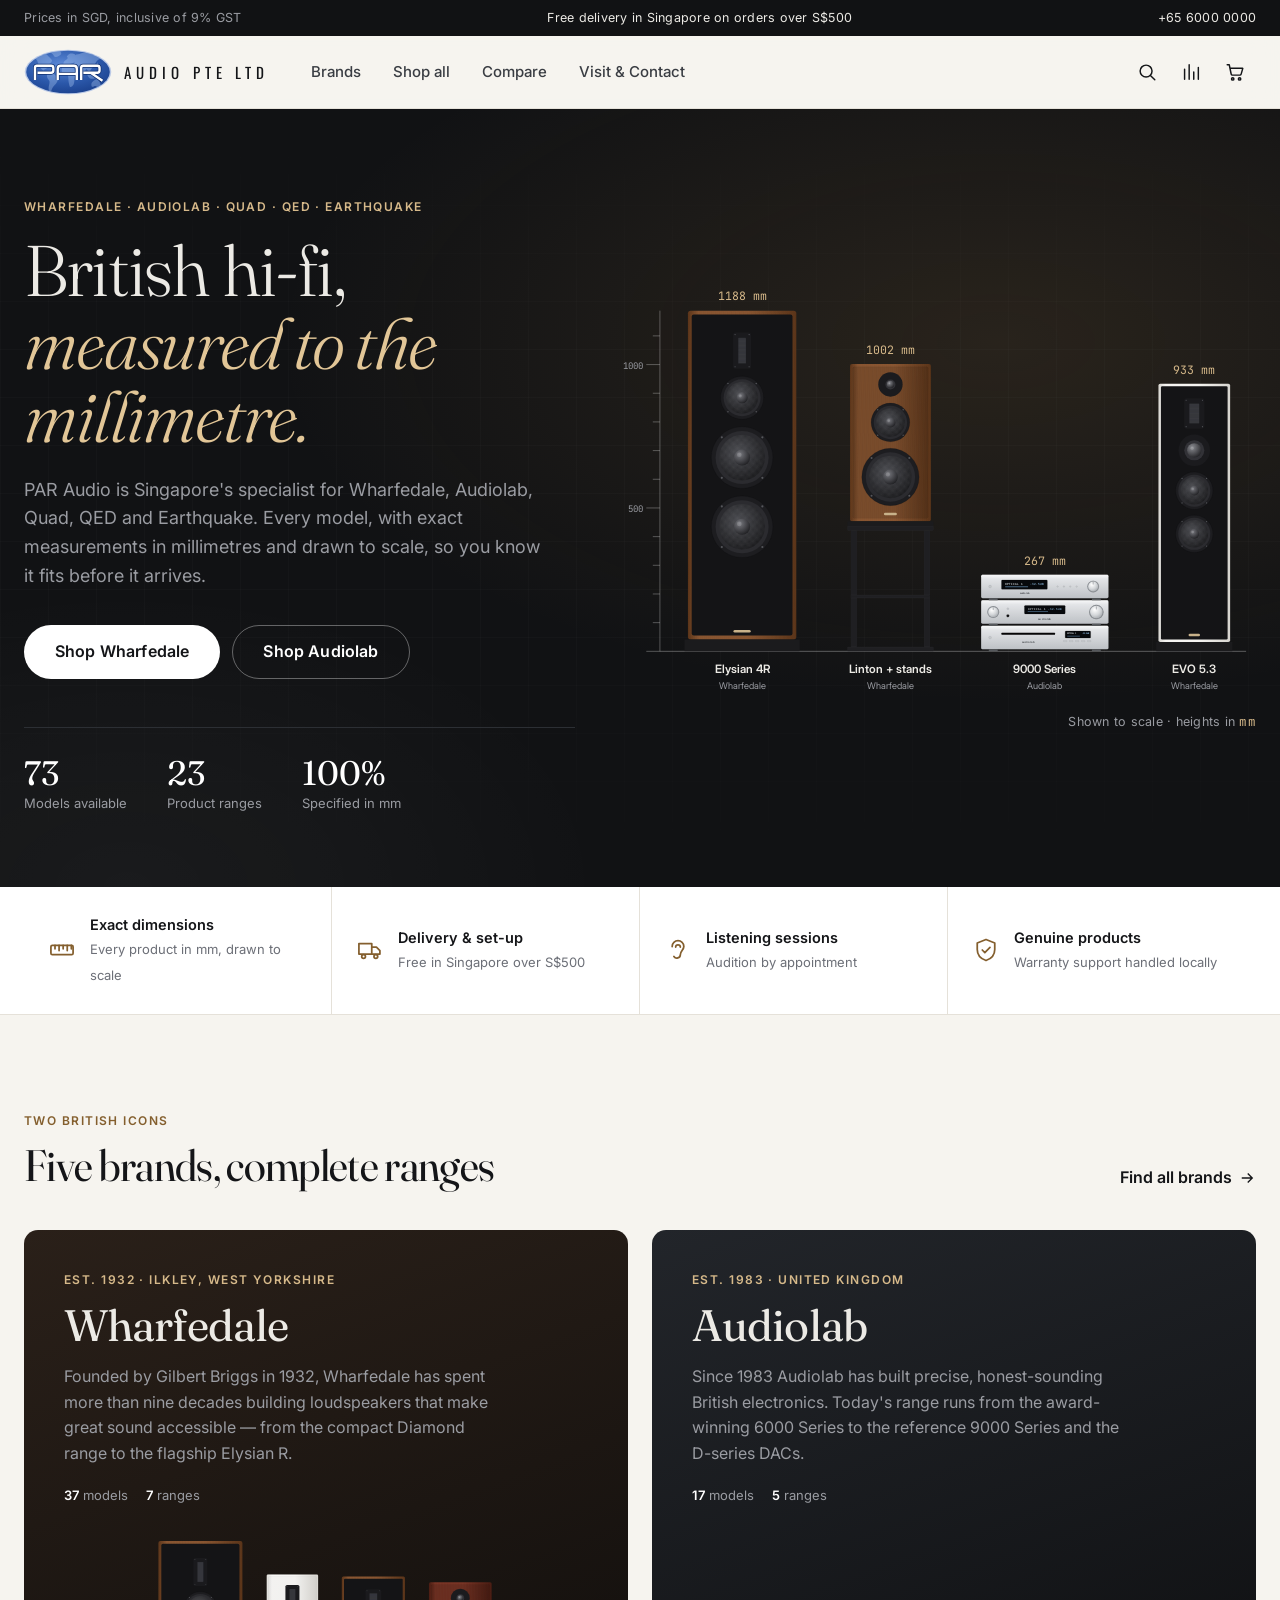
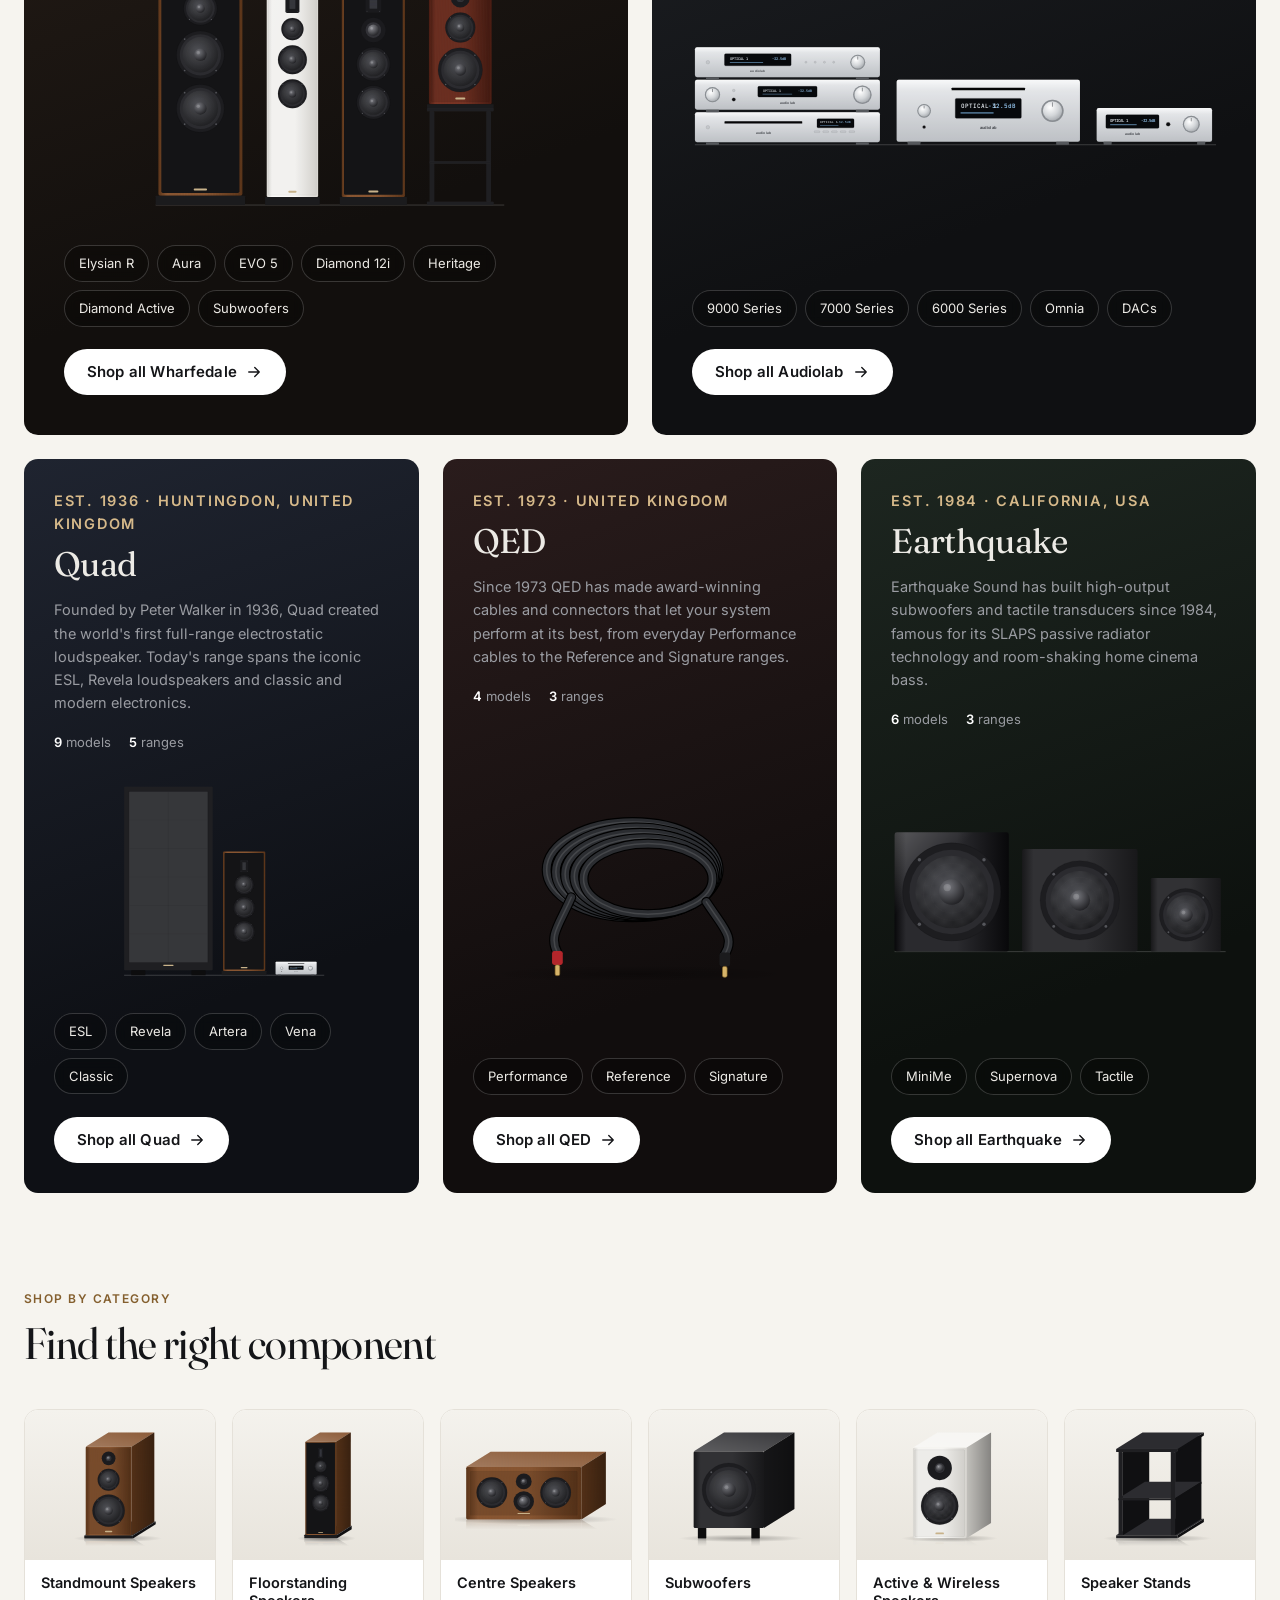
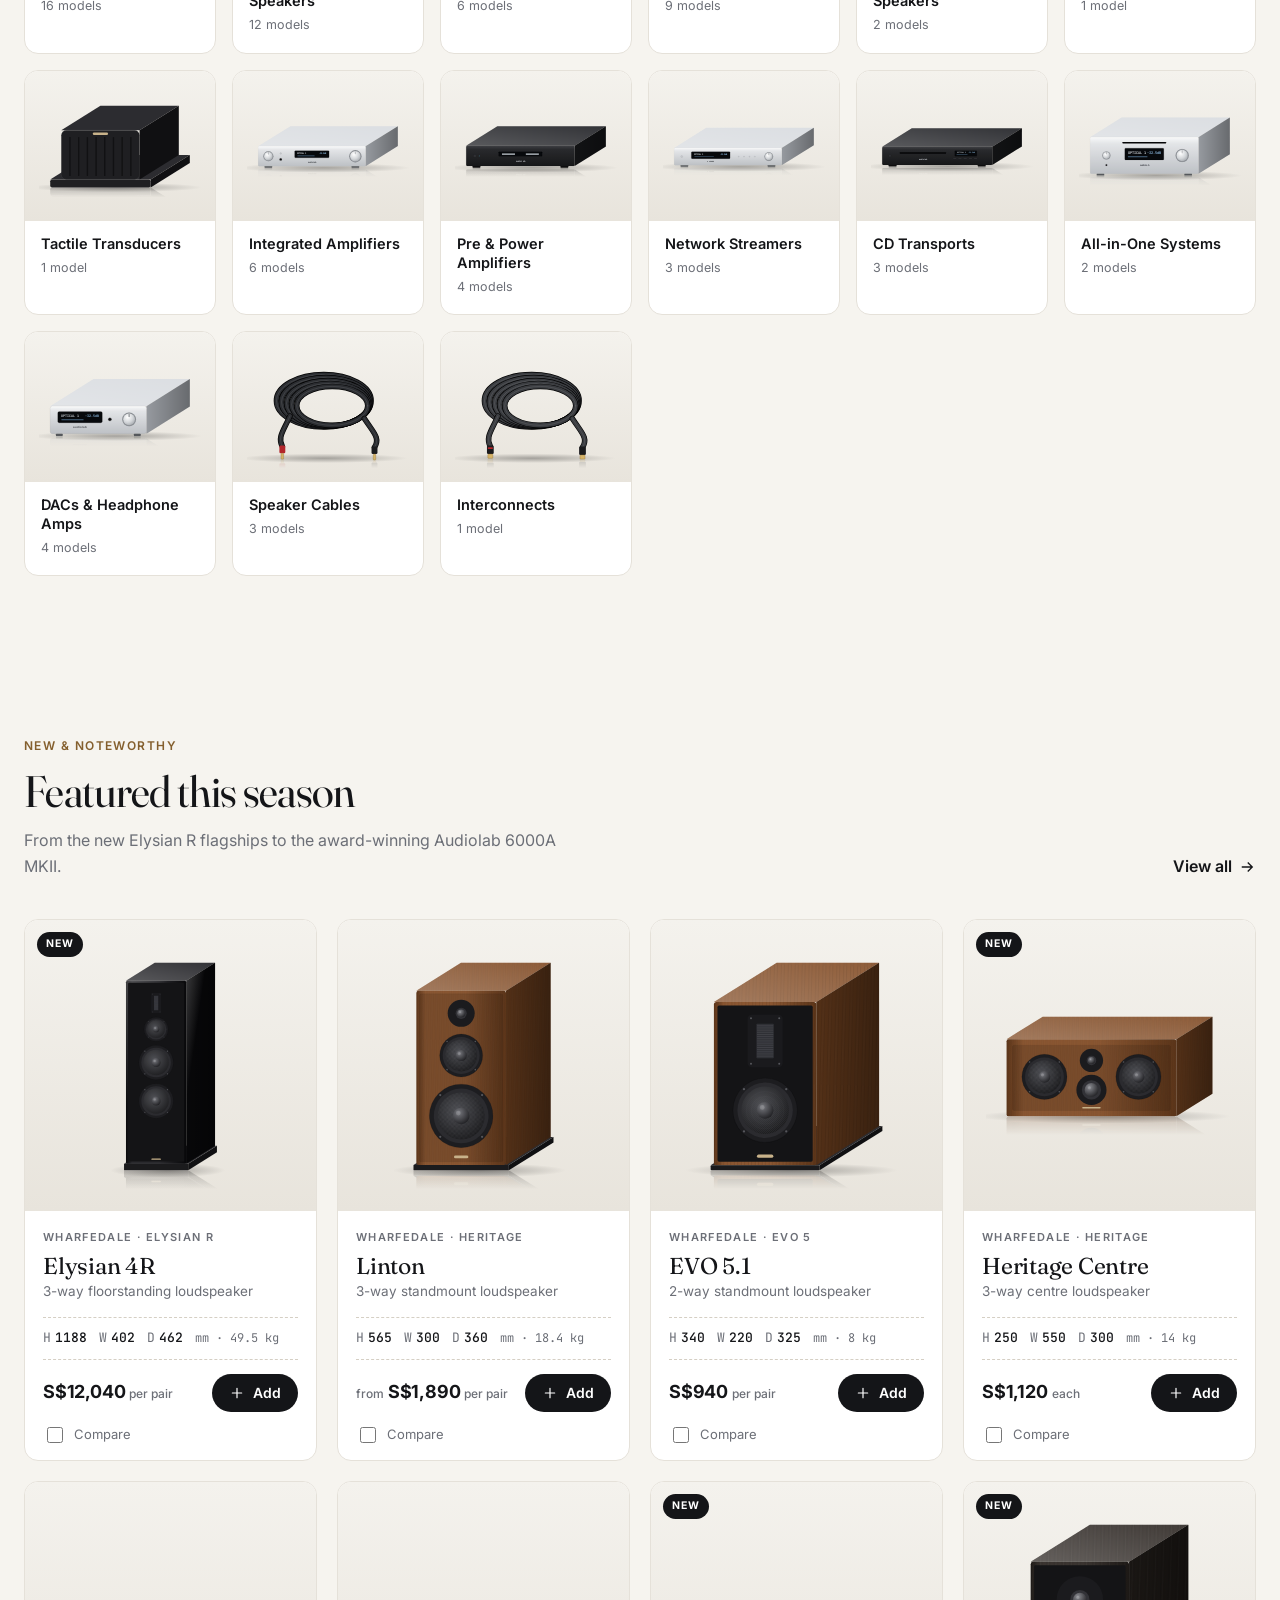
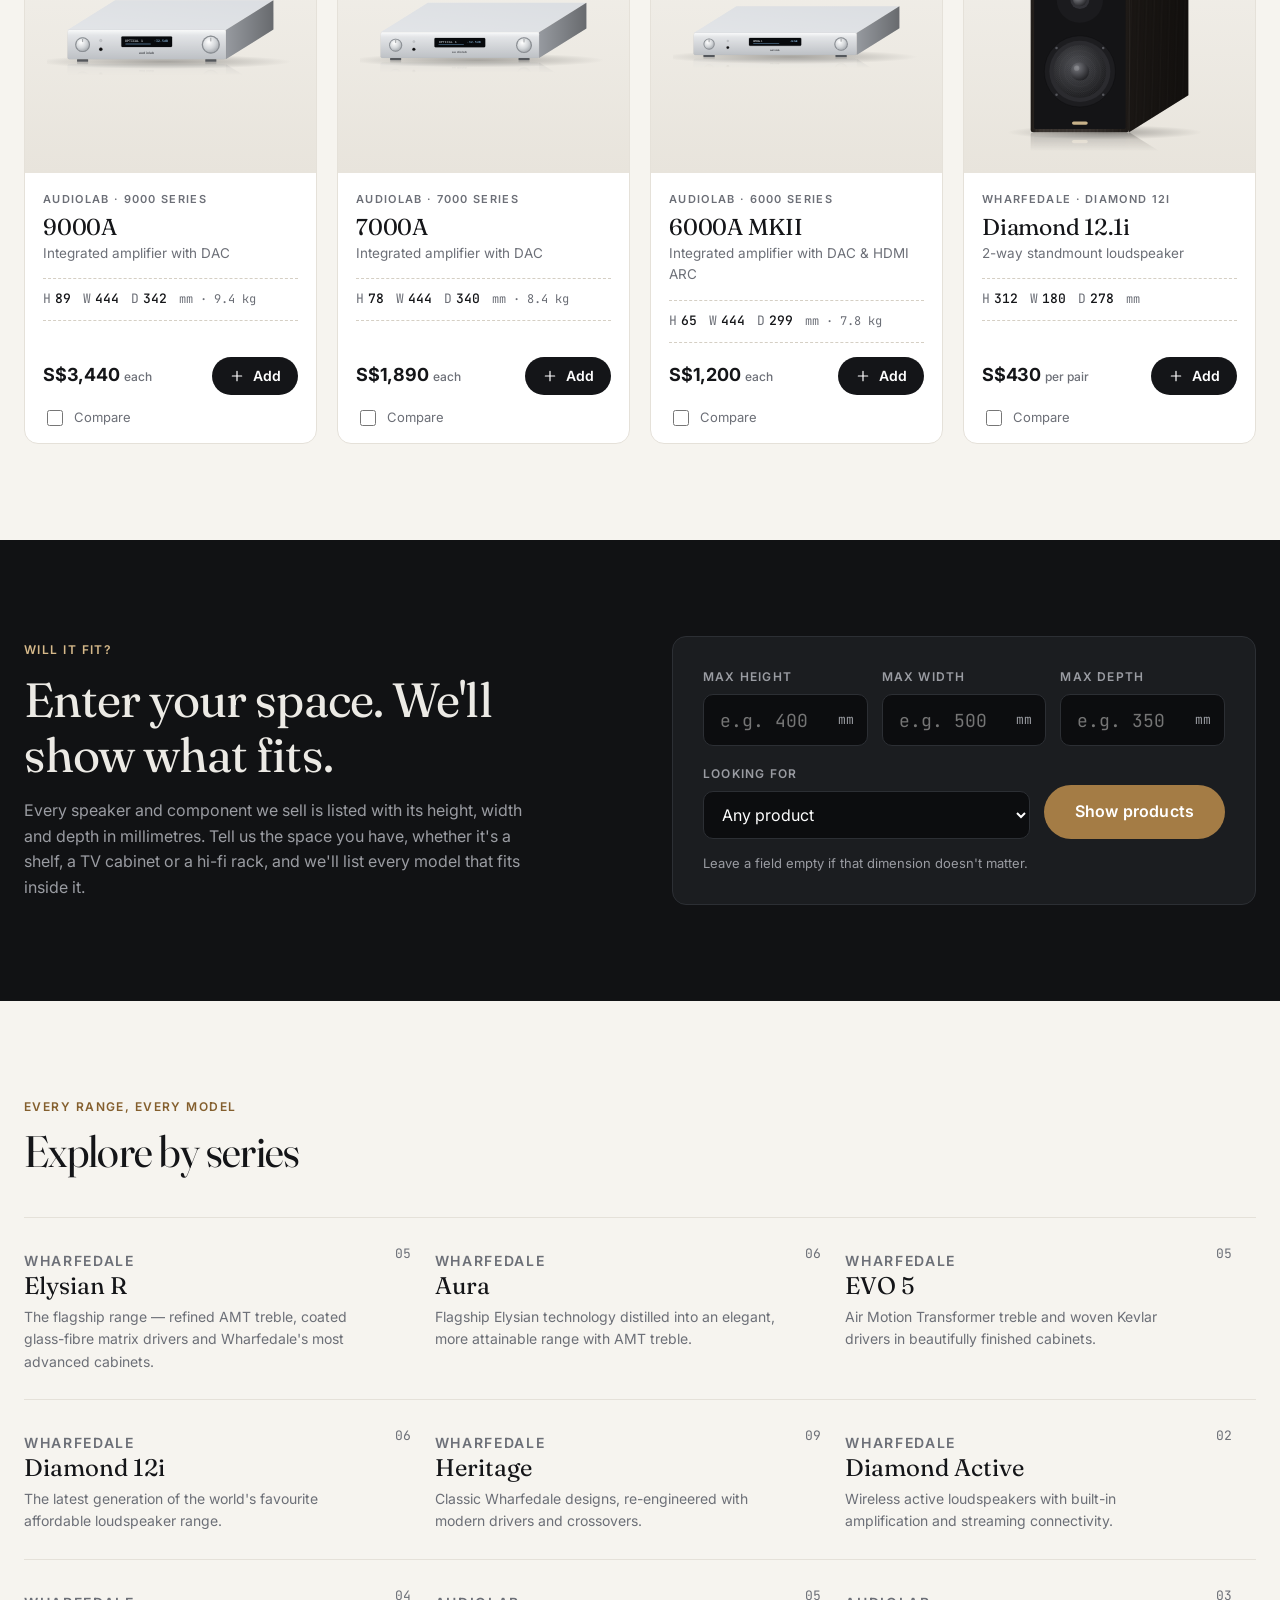
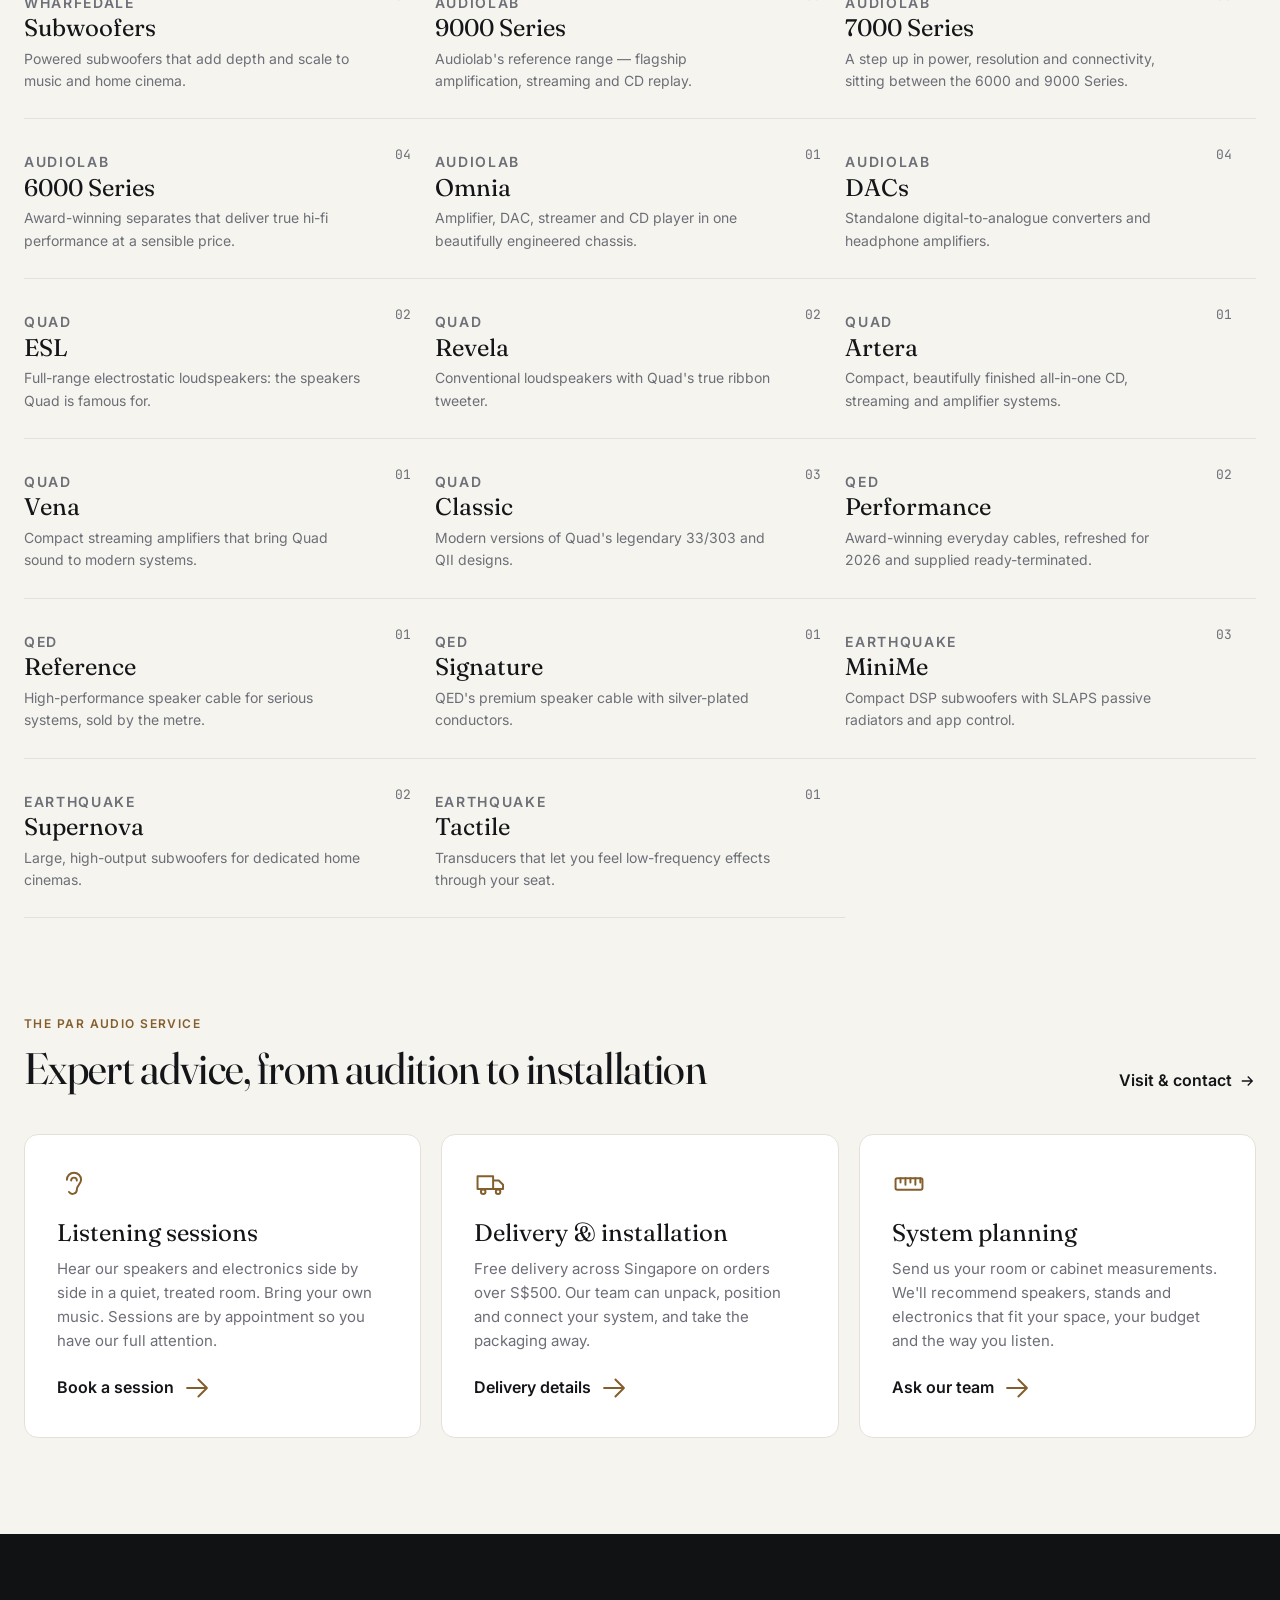
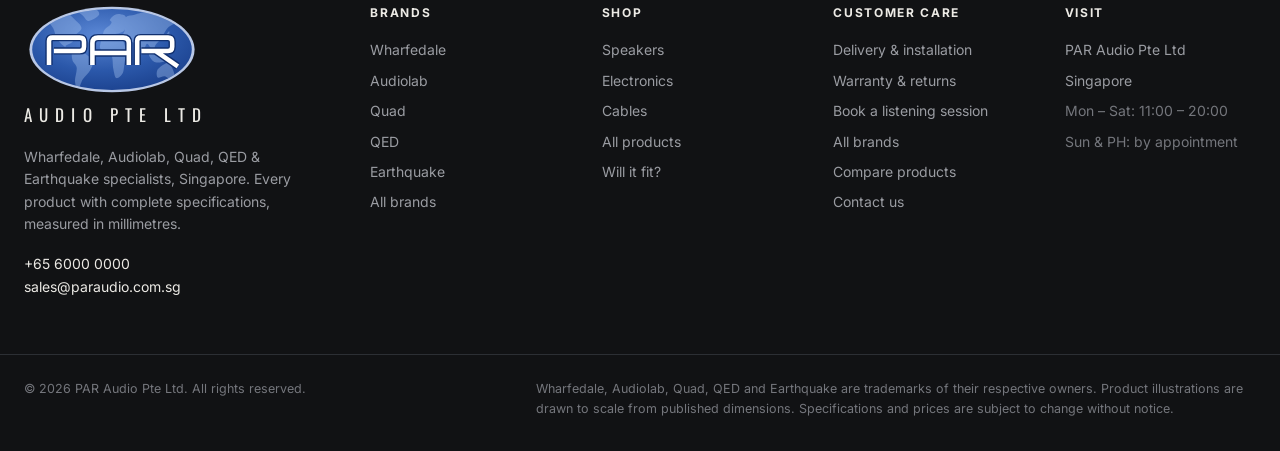
<file: index.html>
<!doctype html>
<html lang="en-SG">
<head>
  <meta charset="utf-8">
  <meta name="viewport" content="width=device-width, initial-scale=1">
  <title>PAR Audio Pte Ltd — Wharfedale, Audiolab, Quad, QED &amp; Earthquake, Singapore</title>
  <meta name="description" content="PAR Audio Pte Ltd is Singapore's specialist for Wharfedale, Audiolab, Quad, QED and Earthquake. Every model, with full specifications and exact dimensions in millimetres.">
  <meta name="theme-color" content="#111214">
  <link rel="icon" href="assets/img/favicon.svg" type="image/svg+xml">
  <link rel="preconnect" href="https://fonts.googleapis.com">
  <link rel="preconnect" href="https://fonts.gstatic.com" crossorigin>
  <link rel="stylesheet" href="https://fonts.googleapis.com/css2?family=Fraunces:ital,opsz,wght@0,9..144,300..600;1,9..144,300..600&family=Inter:wght@400;500;600;700&family=Oswald:wght@400&family=JetBrains+Mono:wght@400;500&display=swap">
  <link rel="stylesheet" href="assets/css/styles.css">
</head>
<body data-page="home">
  <a class="visually-hidden" href="#main">Skip to content</a>
  <header id="site-header"></header>

  <main id="main">
    <!-- Hero -->
    <section class="hero">
      <div class="container hero-inner">
        <div>
          <p class="eyebrow">Wharfedale · Audiolab · Quad · QED · Earthquake</p>
          <h1>British hi-fi,<br><em>measured to the millimetre.</em></h1>
          <p class="lead">PAR Audio is Singapore's specialist for Wharfedale, Audiolab, Quad, QED and Earthquake. Every model, with exact measurements in millimetres and drawn to scale, so you know it fits before it arrives.</p>
          <div class="hero-cta">
            <a class="btn btn-light btn-lg" href="shop.html?brand=Wharfedale">Shop Wharfedale</a>
            <a class="btn btn-outline-light btn-lg" href="shop.html?brand=Audiolab">Shop Audiolab</a>
          </div>
          <div class="hero-stats">
            <div><strong id="stat-models">—</strong><span>Models available</span></div>
            <div><strong id="stat-ranges">—</strong><span>Product ranges</span></div>
            <div><strong>100%</strong><span>Specified in mm</span></div>
          </div>
        </div>
        <div class="hero-visual">
          <div id="hero-lineup"></div>
          <p class="hero-caption">Shown to scale · heights in <span class="mono">mm</span></p>
        </div>
      </div>
    </section>

    <!-- Trust strip -->
    <section class="trust" aria-label="Why buy from PAR Audio">
      <div class="container trust-inner" id="trust"></div>
    </section>

    <!-- Brands -->
    <section class="section">
      <div class="container">
        <div class="section-head">
          <div>
            <p class="eyebrow">Two British icons</p>
            <h2 class="display">Five brands, complete ranges</h2>
          </div>
          <a class="link-arrow" href="brands.html">Find all brands <span data-icon="arrow"></span></a>
        </div>
        <div class="brand-grid" id="brand-grid"></div>
      </div>
    </section>

    <!-- Categories -->
    <section class="section-tight" style="padding-top:0">
      <div class="container">
        <div class="section-head">
          <div>
            <p class="eyebrow">Shop by category</p>
            <h2 class="display">Find the right component</h2>
          </div>
        </div>
        <div class="cat-grid" id="cat-grid"></div>
      </div>
    </section>

    <!-- Featured -->
    <section class="section">
      <div class="container">
        <div class="section-head">
          <div>
            <p class="eyebrow">New &amp; noteworthy</p>
            <h2 class="display">Featured this season</h2>
            <p class="lead">From the new Elysian R flagships to the award-winning Audiolab 6000A MKII.</p>
          </div>
          <a class="link-arrow" href="shop.html">View all <span data-icon="arrow"></span></a>
        </div>
        <div class="grid" id="featured-grid"></div>
      </div>
    </section>

    <!-- Will it fit? -->
    <section class="section band-dark" id="fit">
      <div class="container fit">
        <div>
          <p class="eyebrow">Will it fit?</p>
          <h2>Enter your space. We'll show what fits.</h2>
          <p>Every speaker and component we sell is listed with its height, width and depth in millimetres. Tell us the space you have, whether it's a shelf, a TV cabinet or a hi-fi rack, and we'll list every model that fits inside it.</p>
        </div>
        <form class="fit-form" id="fit-form" action="shop.html">
          <div class="fit-fields">
            <div><label for="fit-h">Max height</label><div class="input-unit"><input id="fit-h" name="maxh" type="number" inputmode="numeric" min="1" max="3000" placeholder="e.g. 400"></div></div>
            <div><label for="fit-w">Max width</label><div class="input-unit"><input id="fit-w" name="maxw" type="number" inputmode="numeric" min="1" max="3000" placeholder="e.g. 500"></div></div>
            <div><label for="fit-d">Max depth</label><div class="input-unit"><input id="fit-d" name="maxd" type="number" inputmode="numeric" min="1" max="3000" placeholder="e.g. 350"></div></div>
          </div>
          <div class="fit-row">
            <div><label for="fit-cat">Looking for</label>
              <select id="fit-cat" name="cat"></select>
            </div>
            <button class="btn btn-primary btn-lg" type="submit">Show products</button>
          </div>
          <p class="fit-note" id="fit-note" aria-live="polite"></p>
        </form>
      </div>
    </section>

    <!-- Series -->
    <section class="section">
      <div class="container">
        <div class="section-head">
          <div>
            <p class="eyebrow">Every range, every model</p>
            <h2 class="display">Explore by series</h2>
          </div>
        </div>
        <div class="series-list" id="series-list"></div>
      </div>
    </section>

    <!-- Services -->
    <section class="section" style="padding-top:0">
      <div class="container">
        <div class="section-head">
          <div>
            <p class="eyebrow">The PAR Audio service</p>
            <h2 class="display">Expert advice, from audition to installation</h2>
          </div>
          <a class="link-arrow" href="contact.html">Visit &amp; contact <span data-icon="arrow"></span></a>
        </div>
        <div class="services" id="services"></div>
      </div>
    </section>
  </main>

  <footer id="site-footer"></footer>

  <script src="assets/js/data.js"></script>
  <script src="assets/js/render.js"></script>
  <script src="assets/js/photos.js"></script>
  <script src="assets/js/app.js"></script>
  <script src="assets/js/pages/home.js"></script>
</body>
</html>
</file>
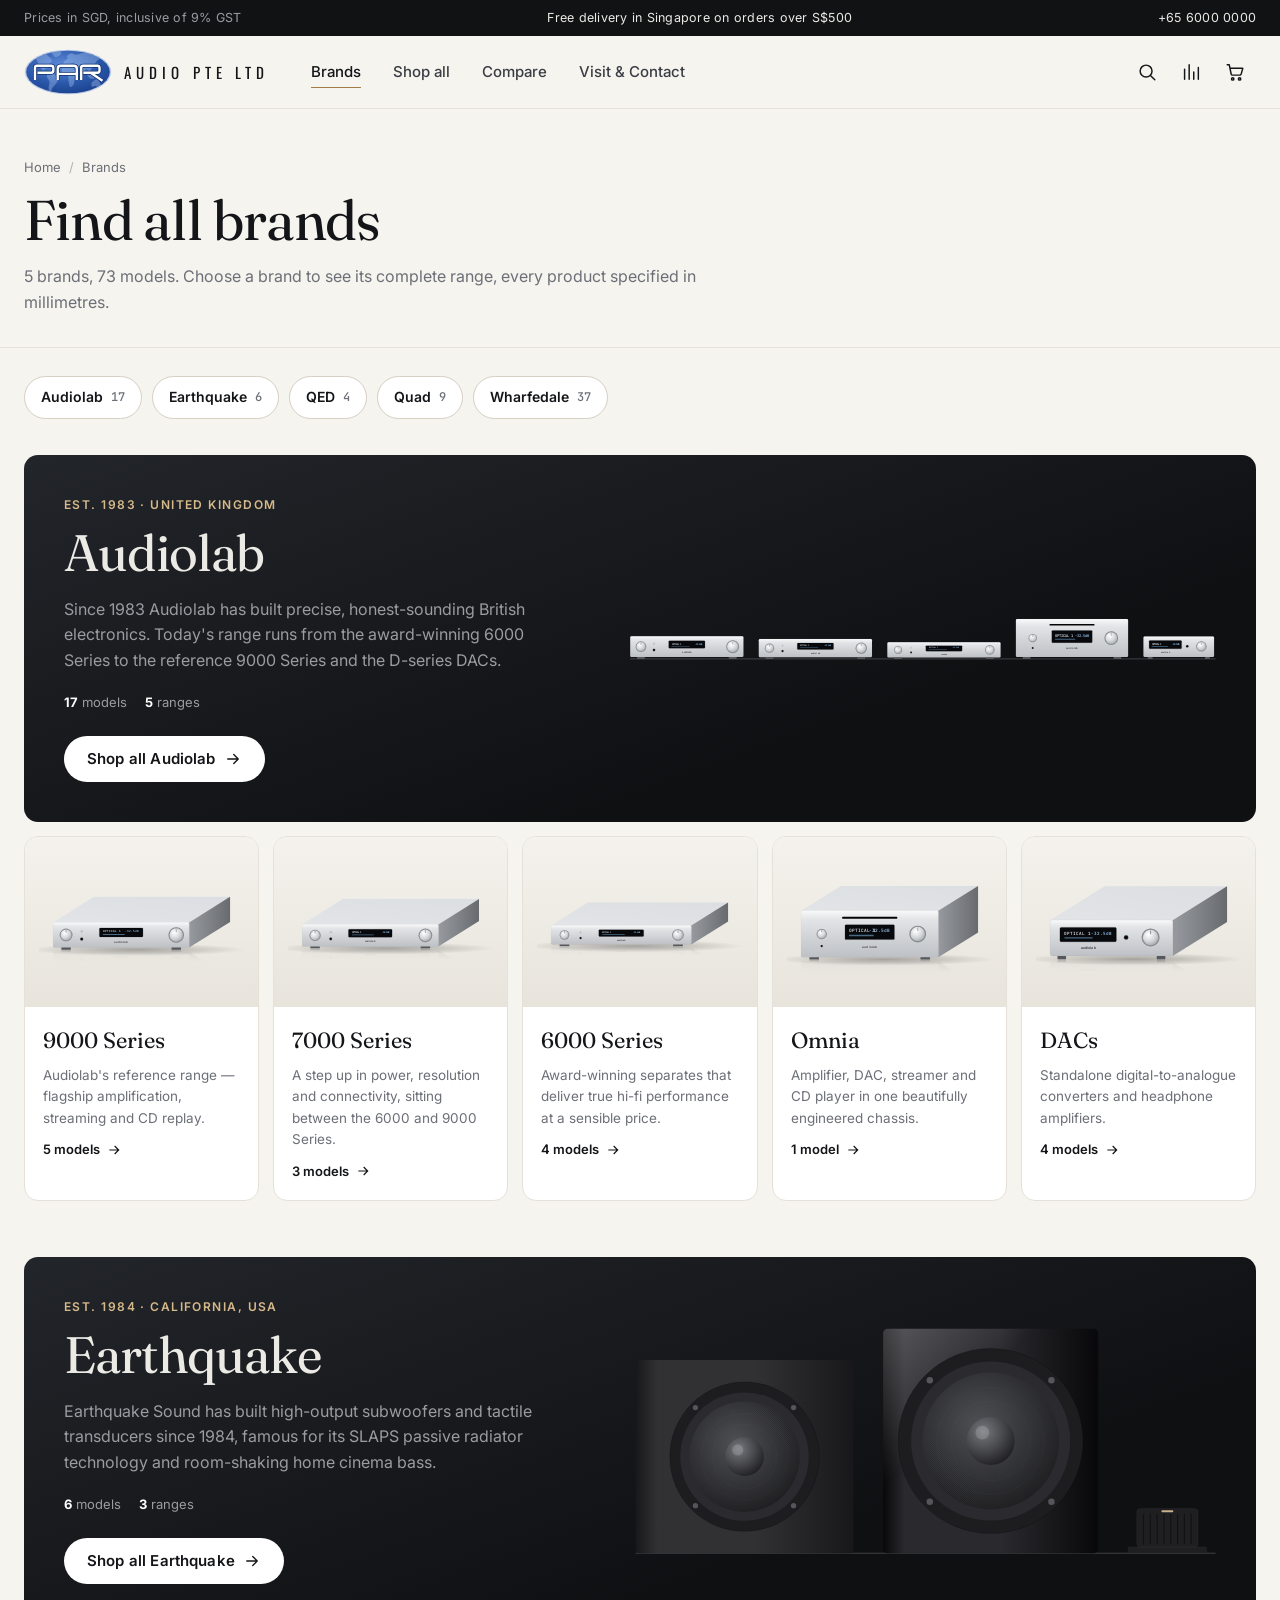
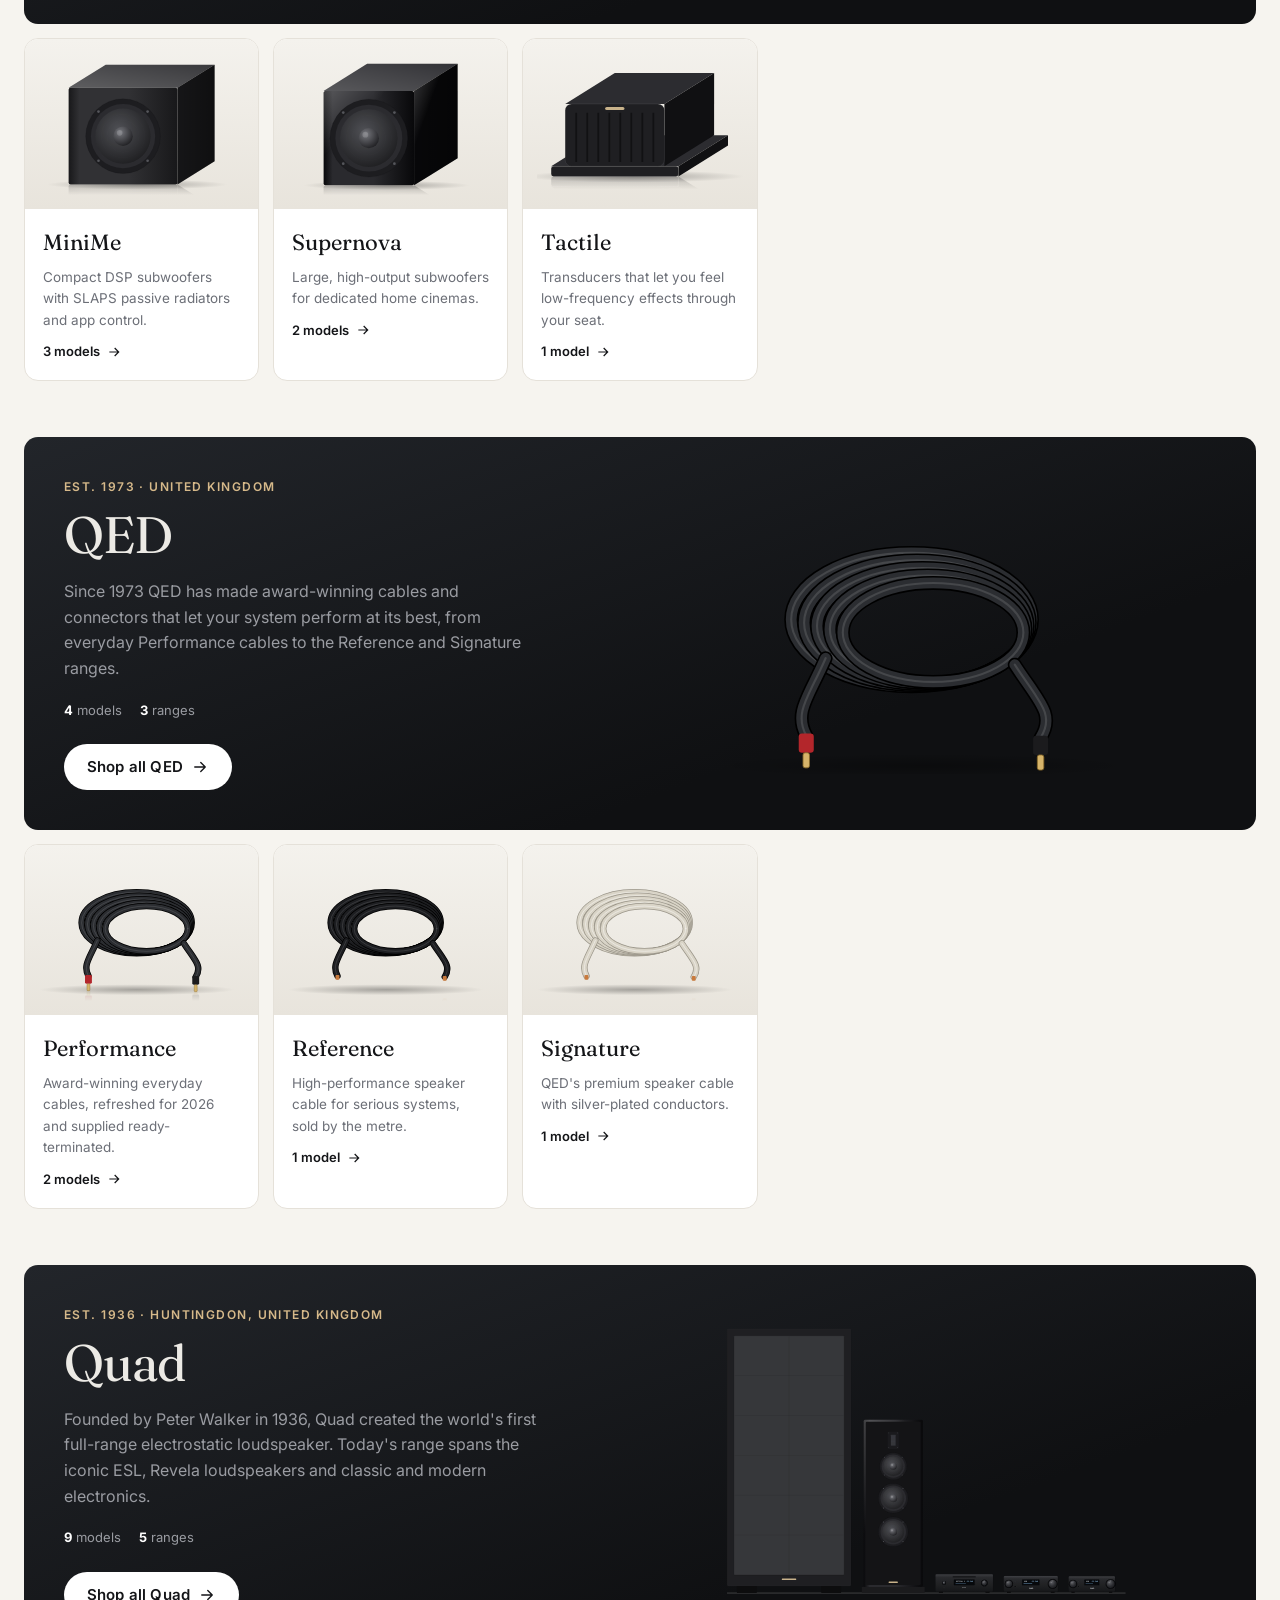
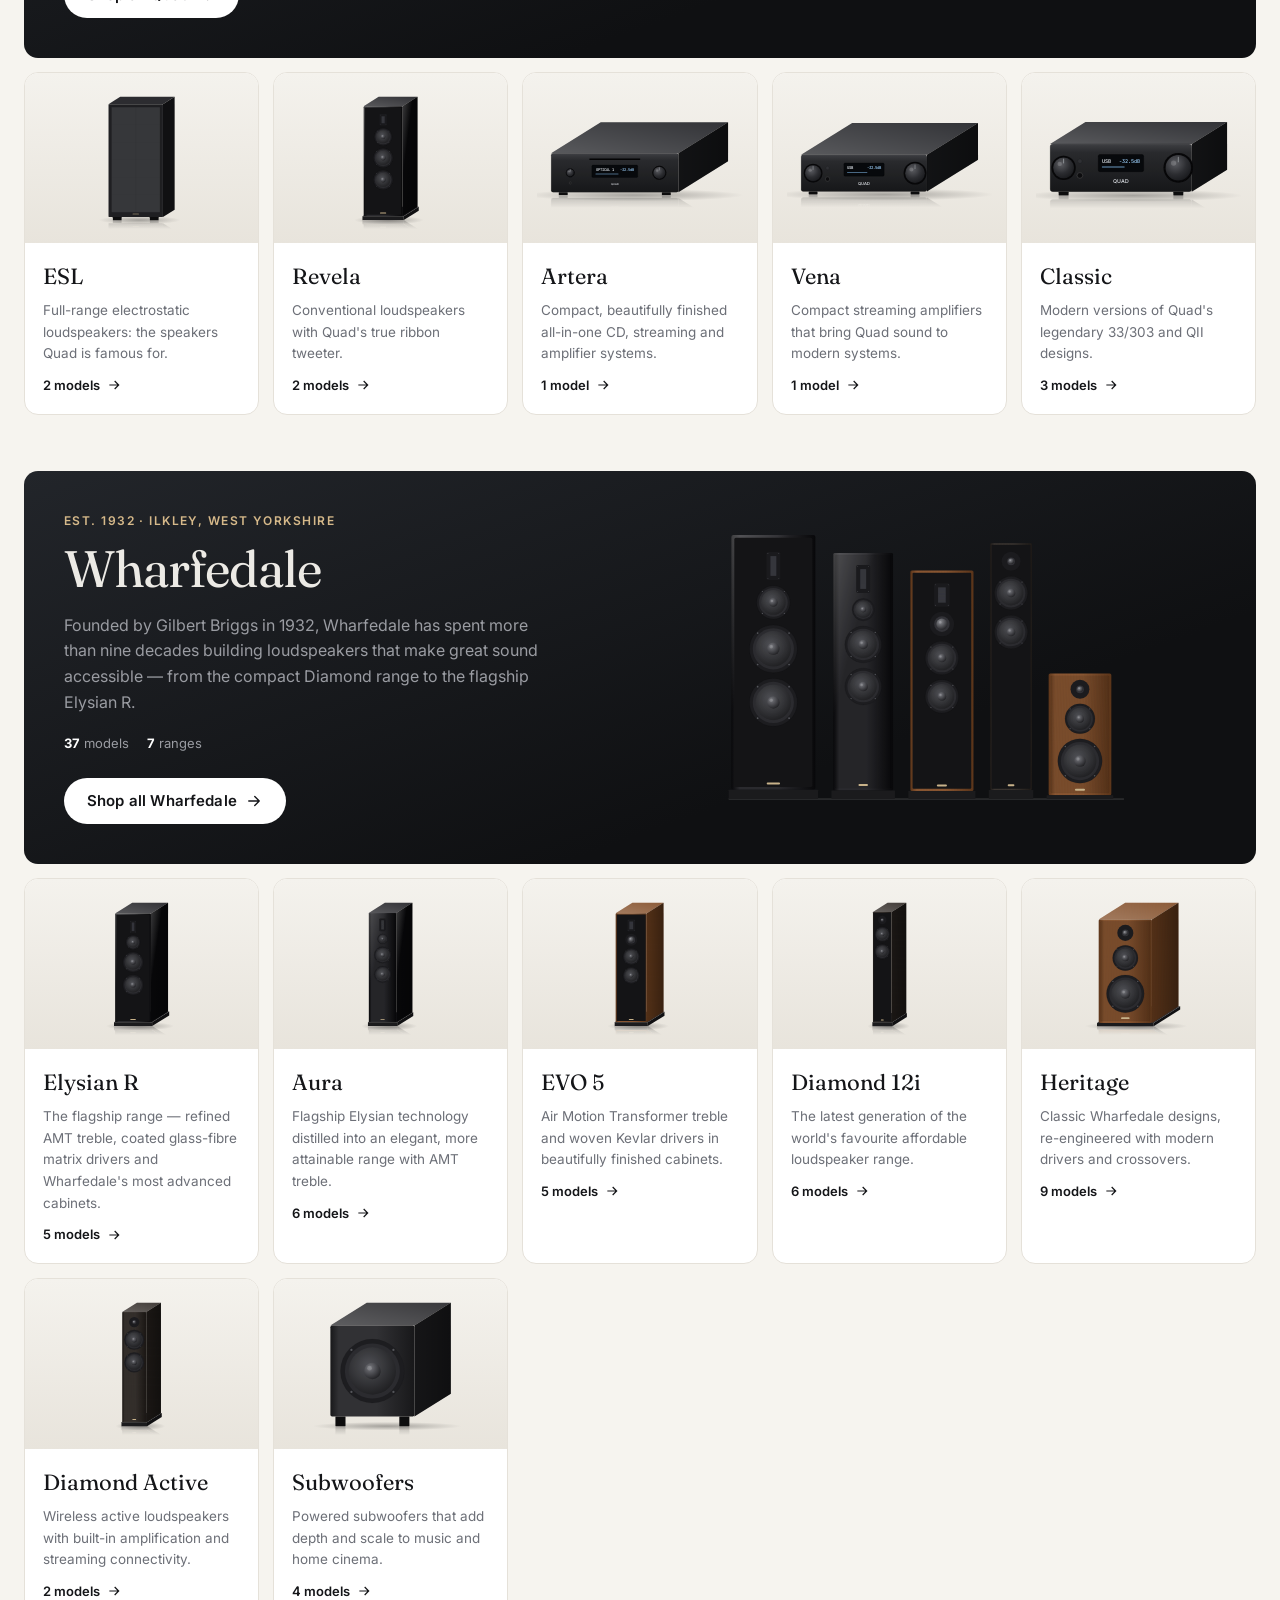
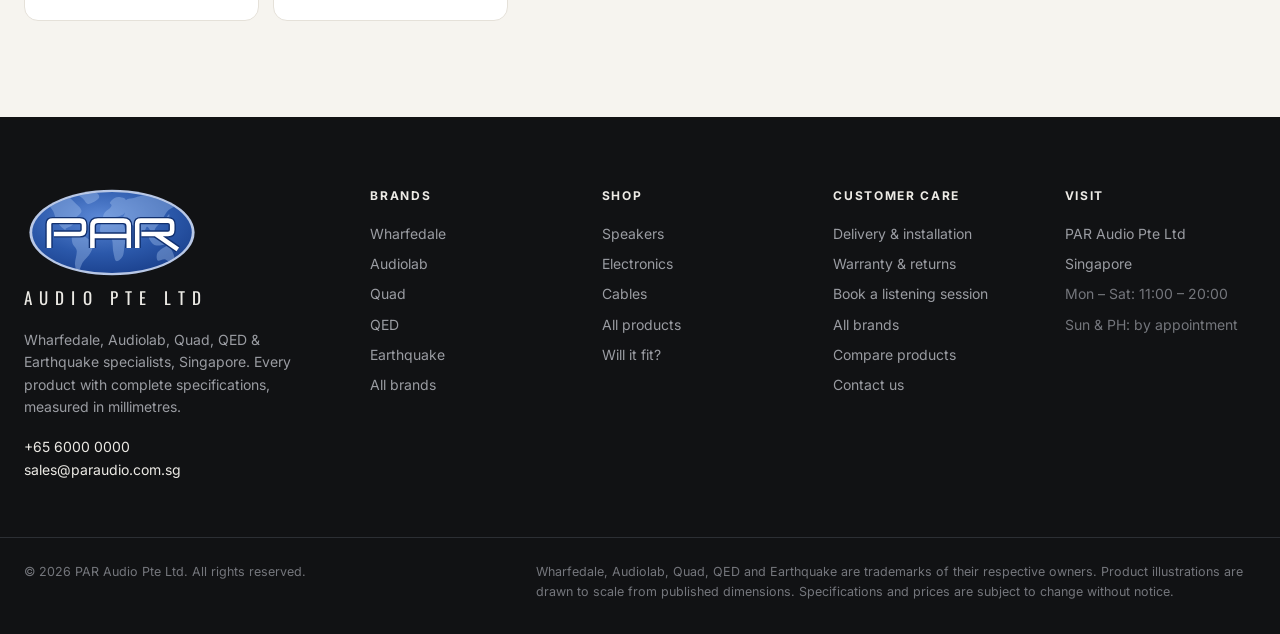
<file: brands.html>
<!doctype html>
<html lang="en-SG">
<head>
  <meta charset="utf-8">
  <meta name="viewport" content="width=device-width, initial-scale=1">
  <title>All brands — PAR Audio Pte Ltd</title>
  <meta name="description" content="Find all the hi-fi brands sold by PAR Audio Pte Ltd in Singapore, then shop each brand's full range with dimensions in millimetres.">
  <meta name="theme-color" content="#111214">
  <link rel="icon" href="assets/img/favicon.svg" type="image/svg+xml">
  <link rel="preconnect" href="https://fonts.googleapis.com">
  <link rel="preconnect" href="https://fonts.gstatic.com" crossorigin>
  <link rel="stylesheet" href="https://fonts.googleapis.com/css2?family=Fraunces:ital,opsz,wght@0,9..144,300..600;1,9..144,300..600&family=Inter:wght@400;500;600;700&family=Oswald:wght@400&family=JetBrains+Mono:wght@400;500&display=swap">
  <link rel="stylesheet" href="assets/css/styles.css">
</head>
<body data-page="brands">
  <a class="visually-hidden" href="#main">Skip to content</a>
  <header id="site-header"></header>

  <main id="main">
    <section class="page-head">
      <div class="container">
        <nav class="breadcrumb" aria-label="Breadcrumb"><a href="index.html">Home</a><span aria-hidden="true">/</span><span>Brands</span></nav>
        <h1>Find all brands</h1>
        <p id="brands-intro">Every brand we carry, with its complete range. Choose a brand to see all of its products, each specified in millimetres.</p>
      </div>
    </section>

    <div class="container">
      <nav class="brand-index" id="brand-index" aria-label="Jump to brand"></nav>
      <div class="brands-list" id="brands-list"></div>
    </div>
  </main>

  <footer id="site-footer"></footer>

  <script src="assets/js/data.js"></script>
  <script src="assets/js/render.js"></script>
  <script src="assets/js/photos.js"></script>
  <script src="assets/js/app.js"></script>
  <script src="assets/js/pages/brands.js"></script>
</body>
</html>
</file>
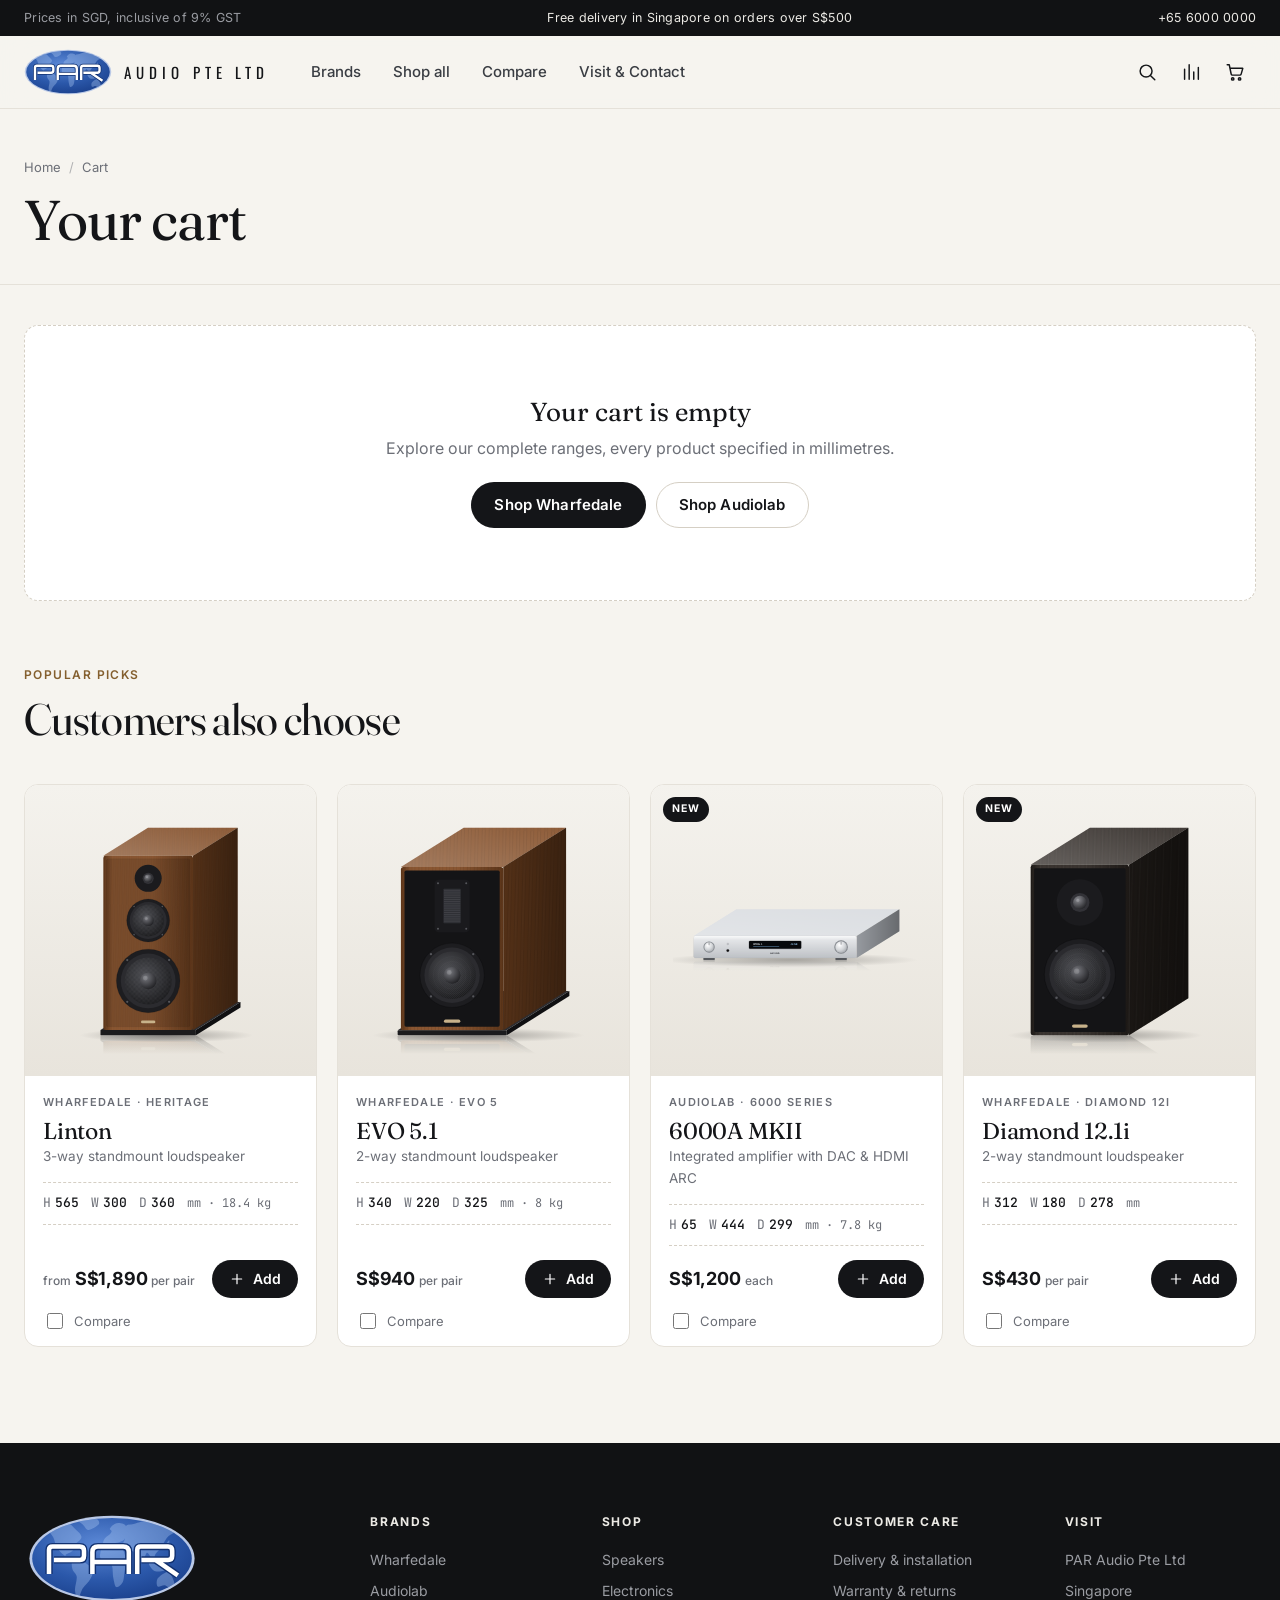
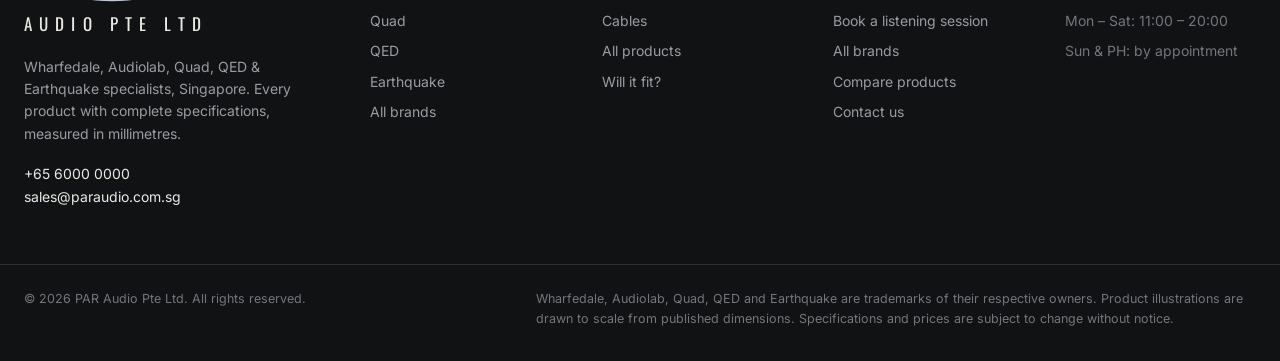
<file: cart.html>
<!doctype html>
<html lang="en-SG">
<head>
  <meta charset="utf-8">
  <meta name="viewport" content="width=device-width, initial-scale=1">
  <title>Your cart — PAR Audio Pte Ltd</title>
  <meta name="description" content="Review your selection and send your order request to PAR Audio Pte Ltd.">
  <meta name="theme-color" content="#111214">
  <meta name="robots" content="noindex">
  <link rel="icon" href="assets/img/favicon.svg" type="image/svg+xml">
  <link rel="preconnect" href="https://fonts.googleapis.com">
  <link rel="preconnect" href="https://fonts.gstatic.com" crossorigin>
  <link rel="stylesheet" href="https://fonts.googleapis.com/css2?family=Fraunces:ital,opsz,wght@0,9..144,300..600;1,9..144,300..600&family=Inter:wght@400;500;600;700&family=Oswald:wght@400&family=JetBrains+Mono:wght@400;500&display=swap">
  <link rel="stylesheet" href="assets/css/styles.css">
</head>
<body data-page="cart">
  <a class="visually-hidden" href="#main">Skip to content</a>
  <header id="site-header"></header>

  <main id="main">
    <section class="page-head" id="cart-head">
      <div class="container">
        <nav class="breadcrumb" aria-label="Breadcrumb"><a href="index.html">Home</a><span aria-hidden="true">/</span><span>Cart</span></nav>
        <h1>Your cart</h1>
      </div>
    </section>
    <div class="container" id="cart-root"></div>
  </main>

  <footer id="site-footer"></footer>

  <script src="assets/js/data.js"></script>
  <script src="assets/js/render.js"></script>
  <script src="assets/js/photos.js"></script>
  <script src="assets/js/app.js"></script>
  <script src="assets/js/pages/cart.js"></script>
</body>
</html>
</file>
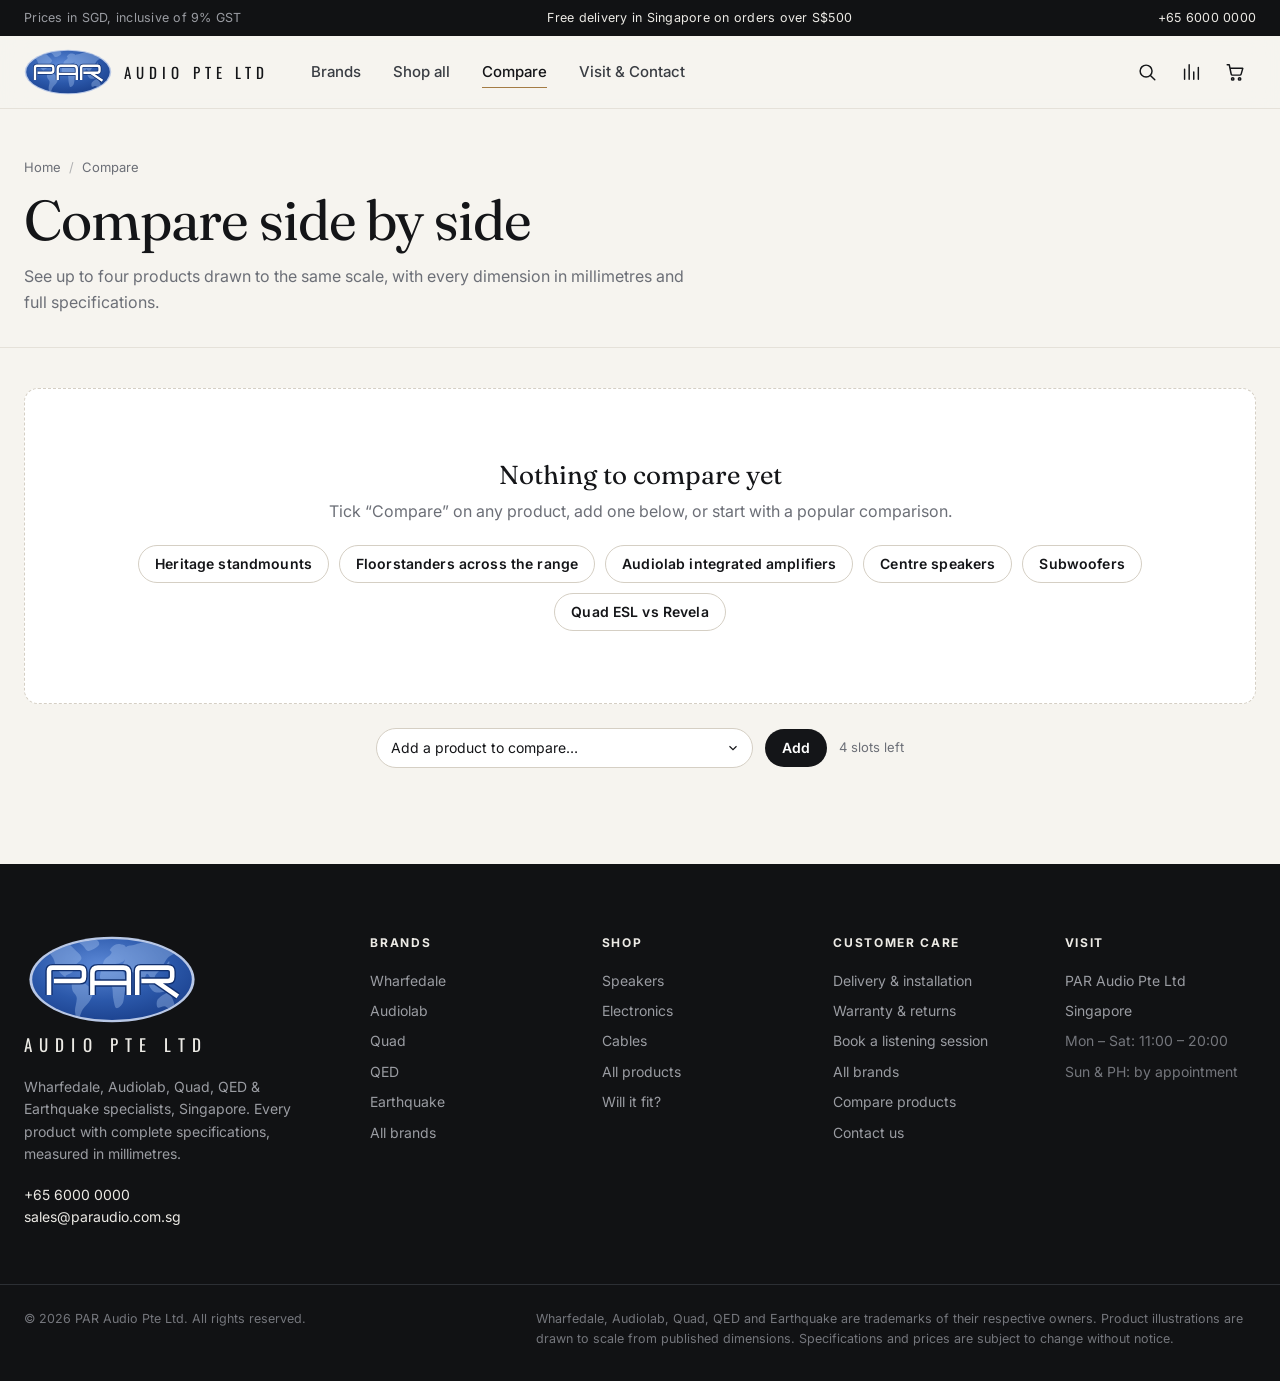
<file: compare.html>
<!doctype html>
<html lang="en-SG">
<head>
  <meta charset="utf-8">
  <meta name="viewport" content="width=device-width, initial-scale=1">
  <title>Compare products — PAR Audio Pte Ltd</title>
  <meta name="description" content="Compare products side by side, drawn to the same scale, with dimensions in millimetres and full specifications.">
  <meta name="theme-color" content="#111214">
  <link rel="icon" href="assets/img/favicon.svg" type="image/svg+xml">
  <link rel="preconnect" href="https://fonts.googleapis.com">
  <link rel="preconnect" href="https://fonts.gstatic.com" crossorigin>
  <link rel="stylesheet" href="https://fonts.googleapis.com/css2?family=Fraunces:ital,opsz,wght@0,9..144,300..600;1,9..144,300..600&family=Inter:wght@400;500;600;700&family=Oswald:wght@400&family=JetBrains+Mono:wght@400;500&display=swap">
  <link rel="stylesheet" href="assets/css/styles.css">
</head>
<body data-page="compare">
  <a class="visually-hidden" href="#main">Skip to content</a>
  <header id="site-header"></header>

  <main id="main">
    <section class="page-head">
      <div class="container">
        <nav class="breadcrumb" aria-label="Breadcrumb"><a href="index.html">Home</a><span aria-hidden="true">/</span><span>Compare</span></nav>
        <h1>Compare side by side</h1>
        <p>See up to four products drawn to the same scale, with every dimension in millimetres and full specifications.</p>
      </div>
    </section>
    <div class="container" id="compare-root" style="padding-bottom:96px"></div>
  </main>

  <footer id="site-footer"></footer>

  <script src="assets/js/data.js"></script>
  <script src="assets/js/render.js"></script>
  <script src="assets/js/photos.js"></script>
  <script src="assets/js/app.js"></script>
  <script src="assets/js/pages/compare.js"></script>
</body>
</html>
</file>
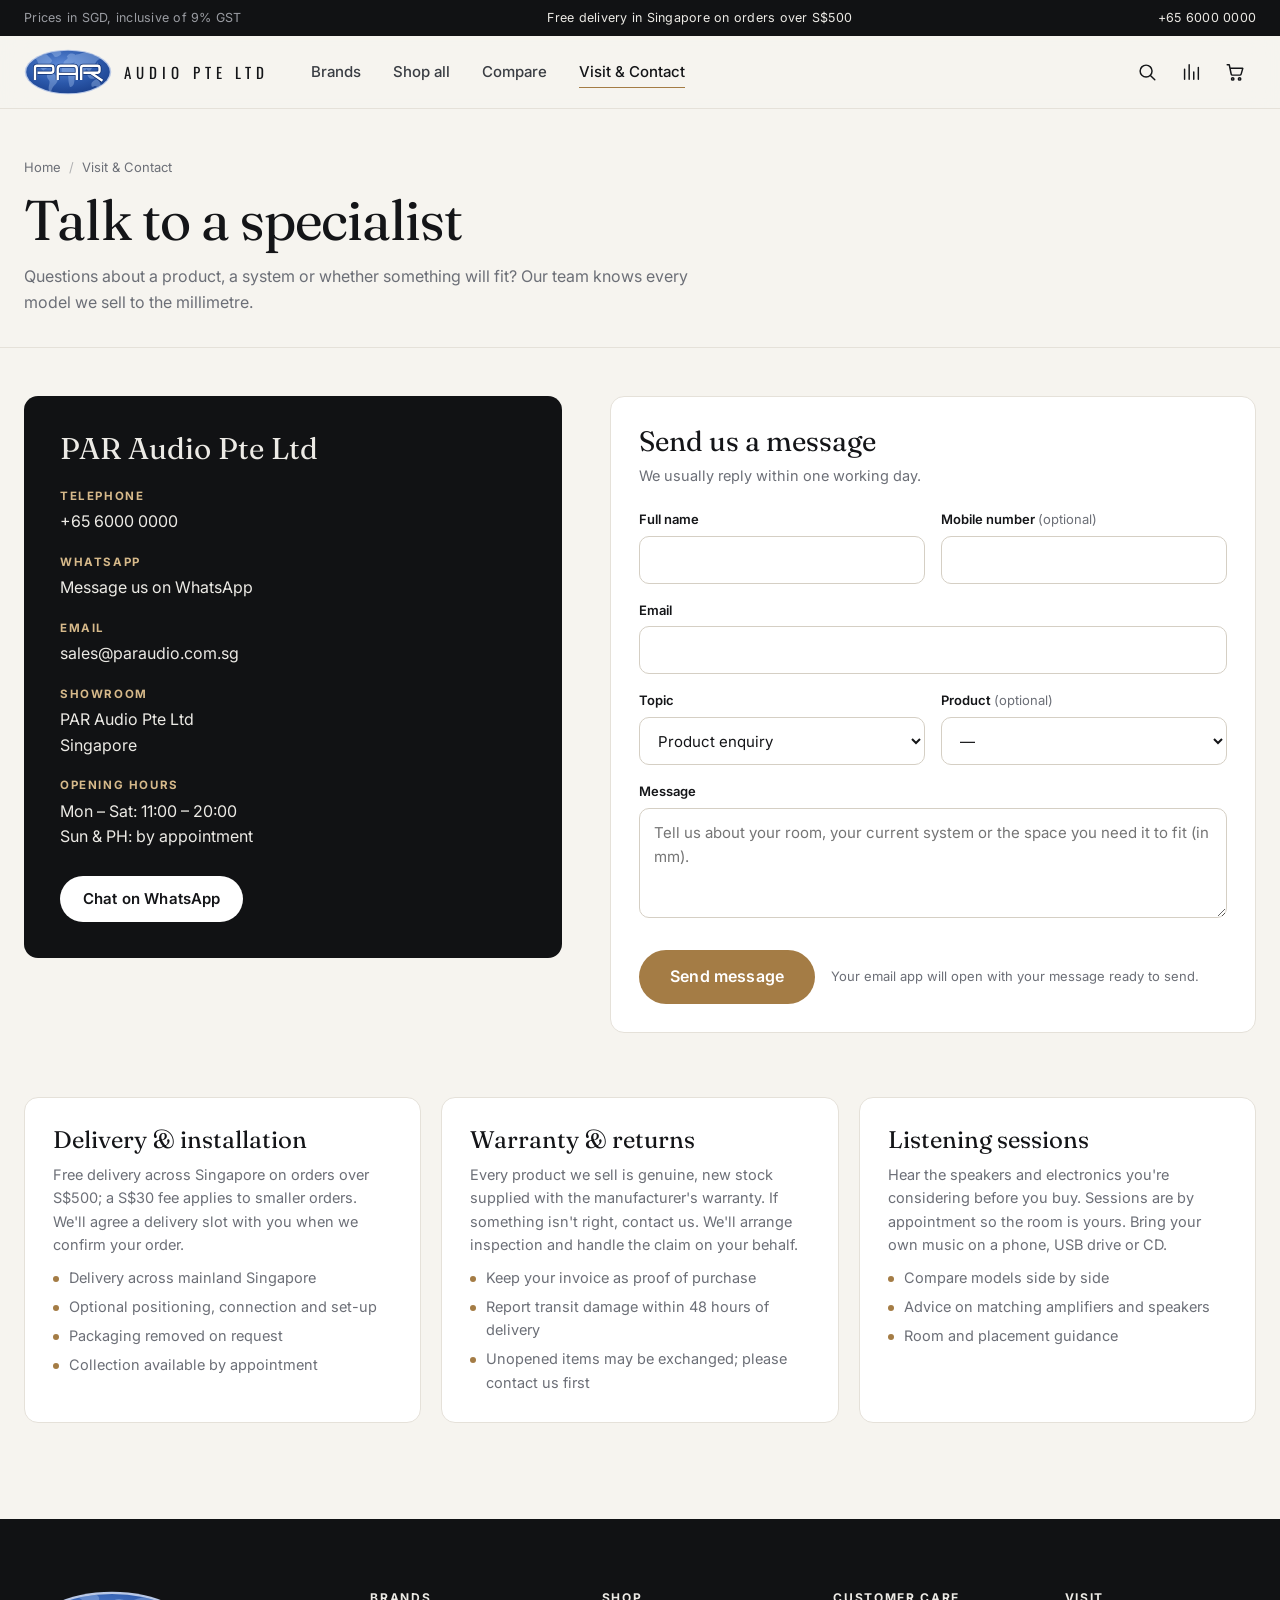
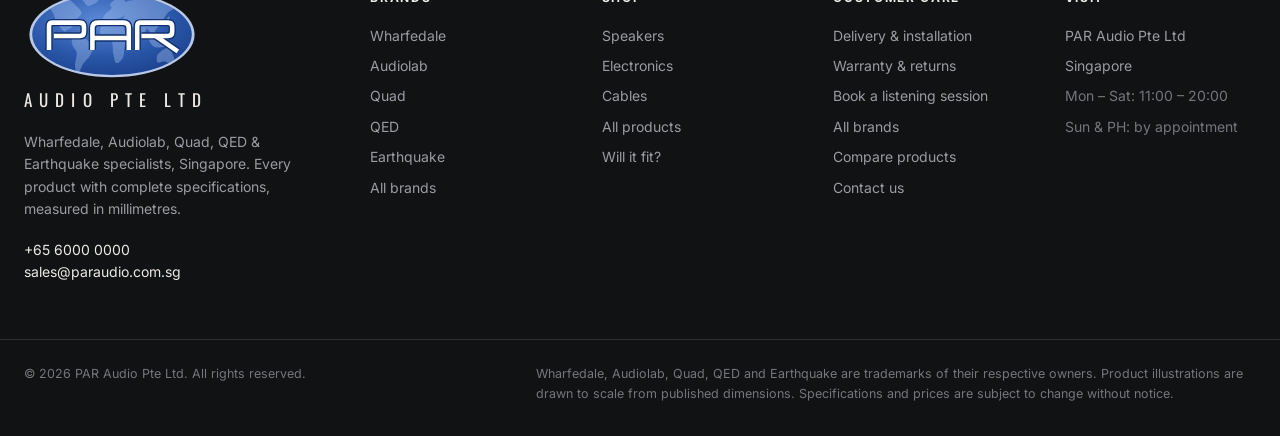
<file: contact.html>
<!doctype html>
<html lang="en-SG">
<head>
  <meta charset="utf-8">
  <meta name="viewport" content="width=device-width, initial-scale=1">
  <title>Visit &amp; Contact — PAR Audio Pte Ltd</title>
  <meta name="description" content="Contact PAR Audio Pte Ltd in Singapore for Wharfedale, Audiolab, Quad, QED and Earthquake enquiries, listening sessions, delivery and installation.">
  <meta name="theme-color" content="#111214">
  <link rel="icon" href="assets/img/favicon.svg" type="image/svg+xml">
  <link rel="preconnect" href="https://fonts.googleapis.com">
  <link rel="preconnect" href="https://fonts.gstatic.com" crossorigin>
  <link rel="stylesheet" href="https://fonts.googleapis.com/css2?family=Fraunces:ital,opsz,wght@0,9..144,300..600;1,9..144,300..600&family=Inter:wght@400;500;600;700&family=Oswald:wght@400&family=JetBrains+Mono:wght@400;500&display=swap">
  <link rel="stylesheet" href="assets/css/styles.css">
</head>
<body data-page="contact">
  <a class="visually-hidden" href="#main">Skip to content</a>
  <header id="site-header"></header>

  <main id="main">
    <section class="page-head">
      <div class="container">
        <nav class="breadcrumb" aria-label="Breadcrumb"><a href="index.html">Home</a><span aria-hidden="true">/</span><span>Visit &amp; Contact</span></nav>
        <h1>Talk to a specialist</h1>
        <p>Questions about a product, a system or whether something will fit? Our team knows every model we sell to the millimetre.</p>
      </div>
    </section>

    <div class="container">
      <div class="contact-grid">
        <aside class="contact-card" id="contact-card"></aside>

        <form class="form-card" id="contact-form" style="margin-top:0" novalidate>
          <h2>Send us a message</h2>
          <p>We usually reply within one working day.</p>
          <div class="form-grid">
            <div class="field"><label for="c-name">Full name</label><input id="c-name" name="name" autocomplete="name" required><p class="err">Please enter your name.</p></div>
            <div class="field"><label for="c-phone">Mobile number <span class="muted" style="font-weight:400">(optional)</span></label><input id="c-phone" name="phone" type="tel" autocomplete="tel" inputmode="tel"></div>
            <div class="field full"><label for="c-email">Email</label><input id="c-email" name="email" type="email" autocomplete="email" required><p class="err">Please enter a valid email address.</p></div>
            <div class="field"><label for="c-topic">Topic</label>
              <select id="c-topic" name="topic">
                <option value="enquiry">Product enquiry</option>
                <option value="listening">Book a listening session</option>
                <option value="delivery">Delivery &amp; installation</option>
                <option value="warranty">After-sales &amp; warranty</option>
                <option value="other">Something else</option>
              </select>
            </div>
            <div class="field"><label for="c-product">Product <span class="muted" style="font-weight:400">(optional)</span></label><select id="c-product" name="product"></select></div>
            <div class="field full" id="c-date-field" hidden><label for="c-date">Preferred date for your session</label><input id="c-date" name="date" type="date"></div>
            <div class="field full"><label for="c-msg">Message</label><textarea id="c-msg" name="message" required placeholder="Tell us about your room, your current system or the space you need it to fit (in mm)."></textarea><p class="err">Please enter a message.</p></div>
          </div>
          <div class="form-actions">
            <button class="btn btn-primary btn-lg" type="submit">Send message</button>
            <p id="c-status" aria-live="polite">Your email app will open with your message ready to send.</p>
          </div>
        </form>
      </div>

      <div class="policy-grid">
        <section class="policy" id="delivery">
          <h3>Delivery &amp; installation</h3>
          <p id="delivery-copy"></p>
          <ul>
            <li>Delivery across mainland Singapore</li>
            <li>Optional positioning, connection and set-up</li>
            <li>Packaging removed on request</li>
            <li>Collection available by appointment</li>
          </ul>
        </section>
        <section class="policy" id="warranty">
          <h3>Warranty &amp; returns</h3>
          <p>Every product we sell is genuine, new stock supplied with the manufacturer's warranty. If something isn't right, contact us. We'll arrange inspection and handle the claim on your behalf.</p>
          <ul>
            <li>Keep your invoice as proof of purchase</li>
            <li>Report transit damage within 48 hours of delivery</li>
            <li>Unopened items may be exchanged; please contact us first</li>
          </ul>
        </section>
        <section class="policy" id="listening">
          <h3>Listening sessions</h3>
          <p>Hear the speakers and electronics you're considering before you buy. Sessions are by appointment so the room is yours. Bring your own music on a phone, USB drive or CD.</p>
          <ul>
            <li>Compare models side by side</li>
            <li>Advice on matching amplifiers and speakers</li>
            <li>Room and placement guidance</li>
          </ul>
        </section>
      </div>
    </div>
  </main>

  <footer id="site-footer"></footer>

  <script src="assets/js/data.js"></script>
  <script src="assets/js/render.js"></script>
  <script src="assets/js/photos.js"></script>
  <script src="assets/js/app.js"></script>
  <script src="assets/js/pages/contact.js"></script>
</body>
</html>
</file>
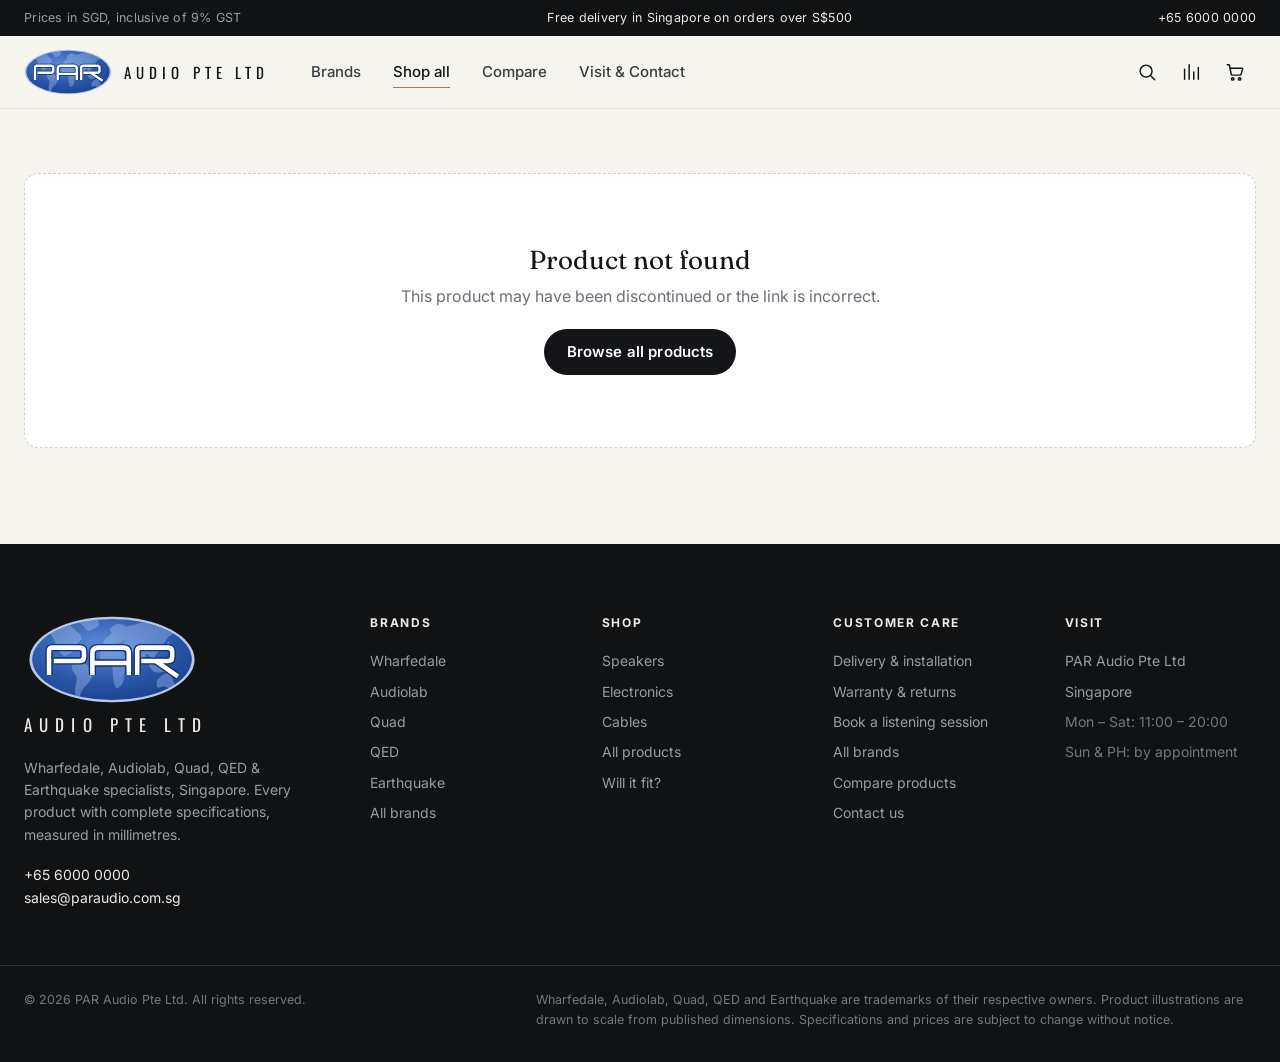
<file: product.html>
<!doctype html>
<html lang="en-SG">
<head>
  <meta charset="utf-8">
  <meta name="viewport" content="width=device-width, initial-scale=1">
  <title>Product — PAR Audio Pte Ltd</title>
  <meta name="description" content="Full specifications and exact dimensions in millimetres.">
  <meta name="theme-color" content="#111214">
  <link rel="icon" href="assets/img/favicon.svg" type="image/svg+xml">
  <link rel="preconnect" href="https://fonts.googleapis.com">
  <link rel="preconnect" href="https://fonts.gstatic.com" crossorigin>
  <link rel="stylesheet" href="https://fonts.googleapis.com/css2?family=Fraunces:ital,opsz,wght@0,9..144,300..600;1,9..144,300..600&family=Inter:wght@400;500;600;700&family=Oswald:wght@400&family=JetBrains+Mono:wght@400;500&display=swap">
  <link rel="stylesheet" href="assets/css/styles.css">
</head>
<body data-page="product">
  <a class="visually-hidden" href="#main">Skip to content</a>
  <header id="site-header"></header>

  <main id="main">
    <div class="container" id="pdp-root"></div>
  </main>

  <footer id="site-footer"></footer>

  <script src="assets/js/data.js"></script>
  <script src="assets/js/render.js"></script>
  <script src="assets/js/photos.js"></script>
  <script src="assets/js/app.js"></script>
  <script src="assets/js/pages/product.js"></script>
</body>
</html>
</file>
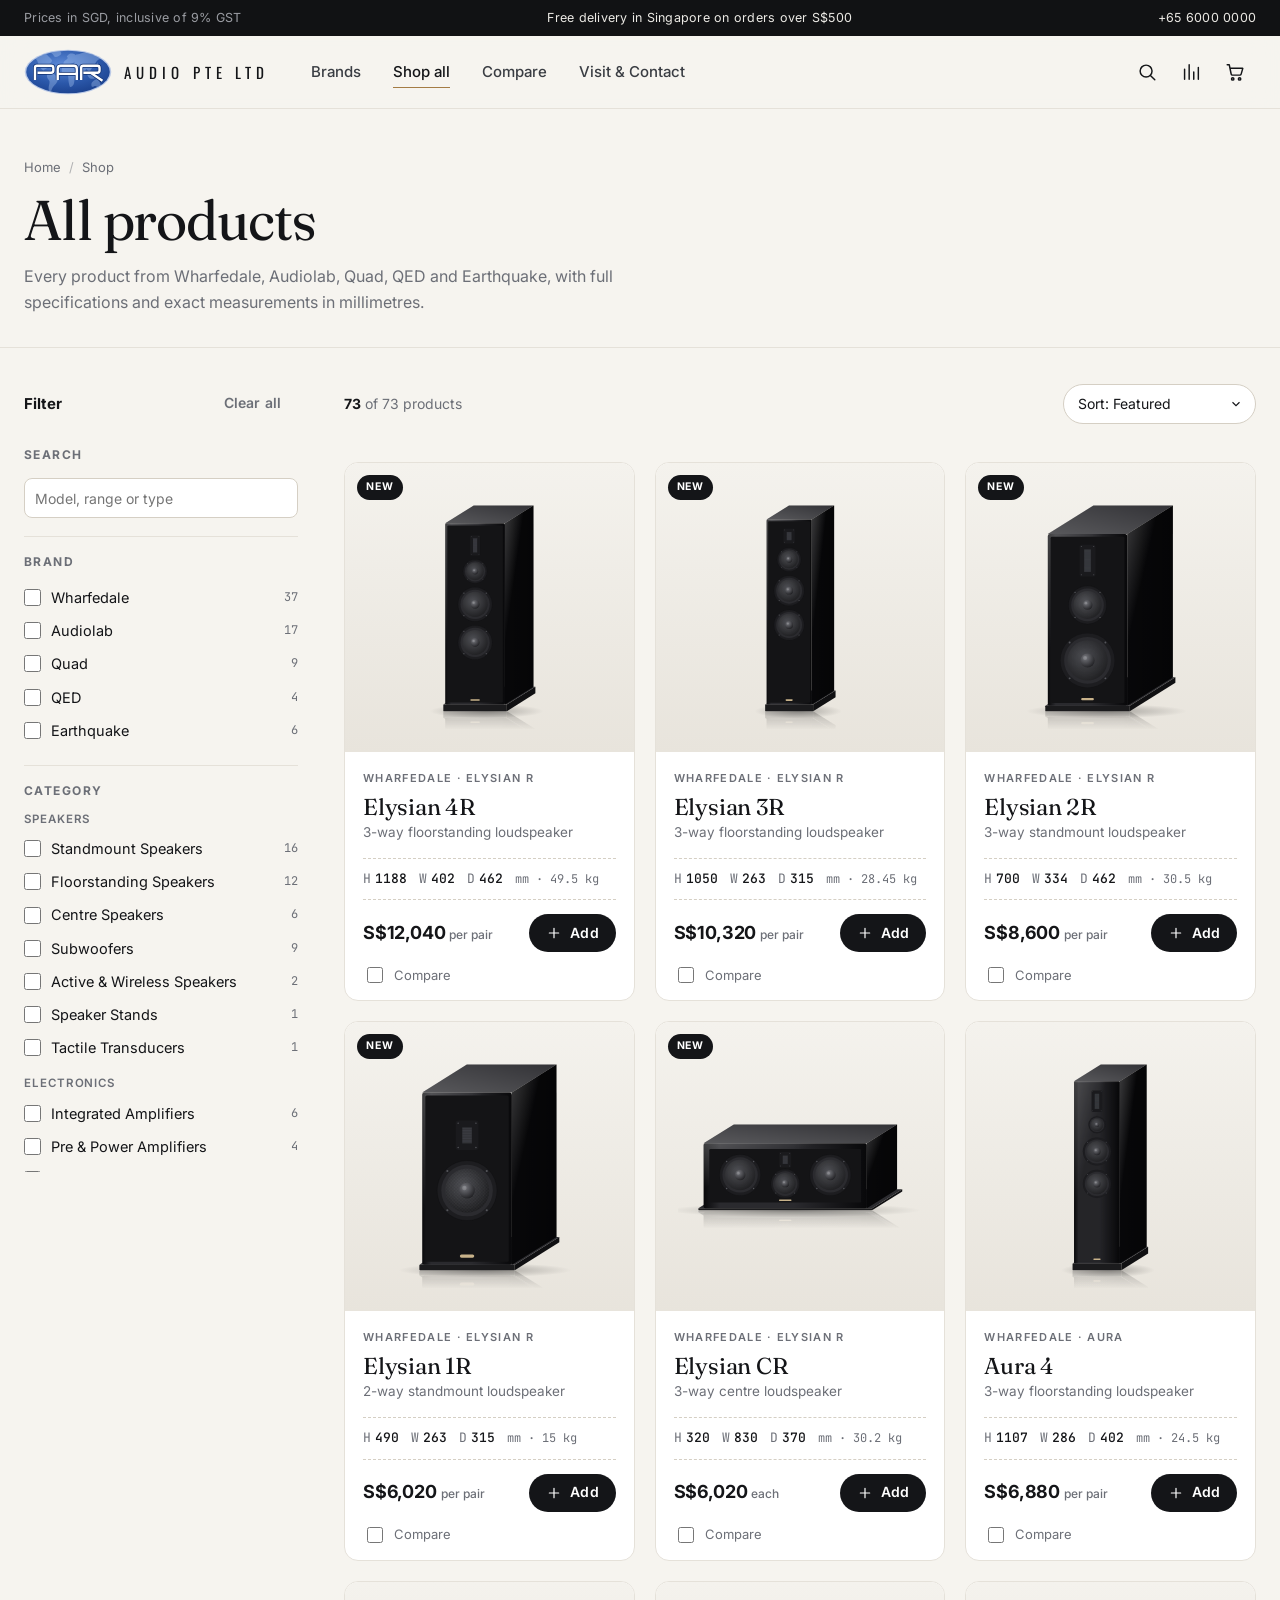
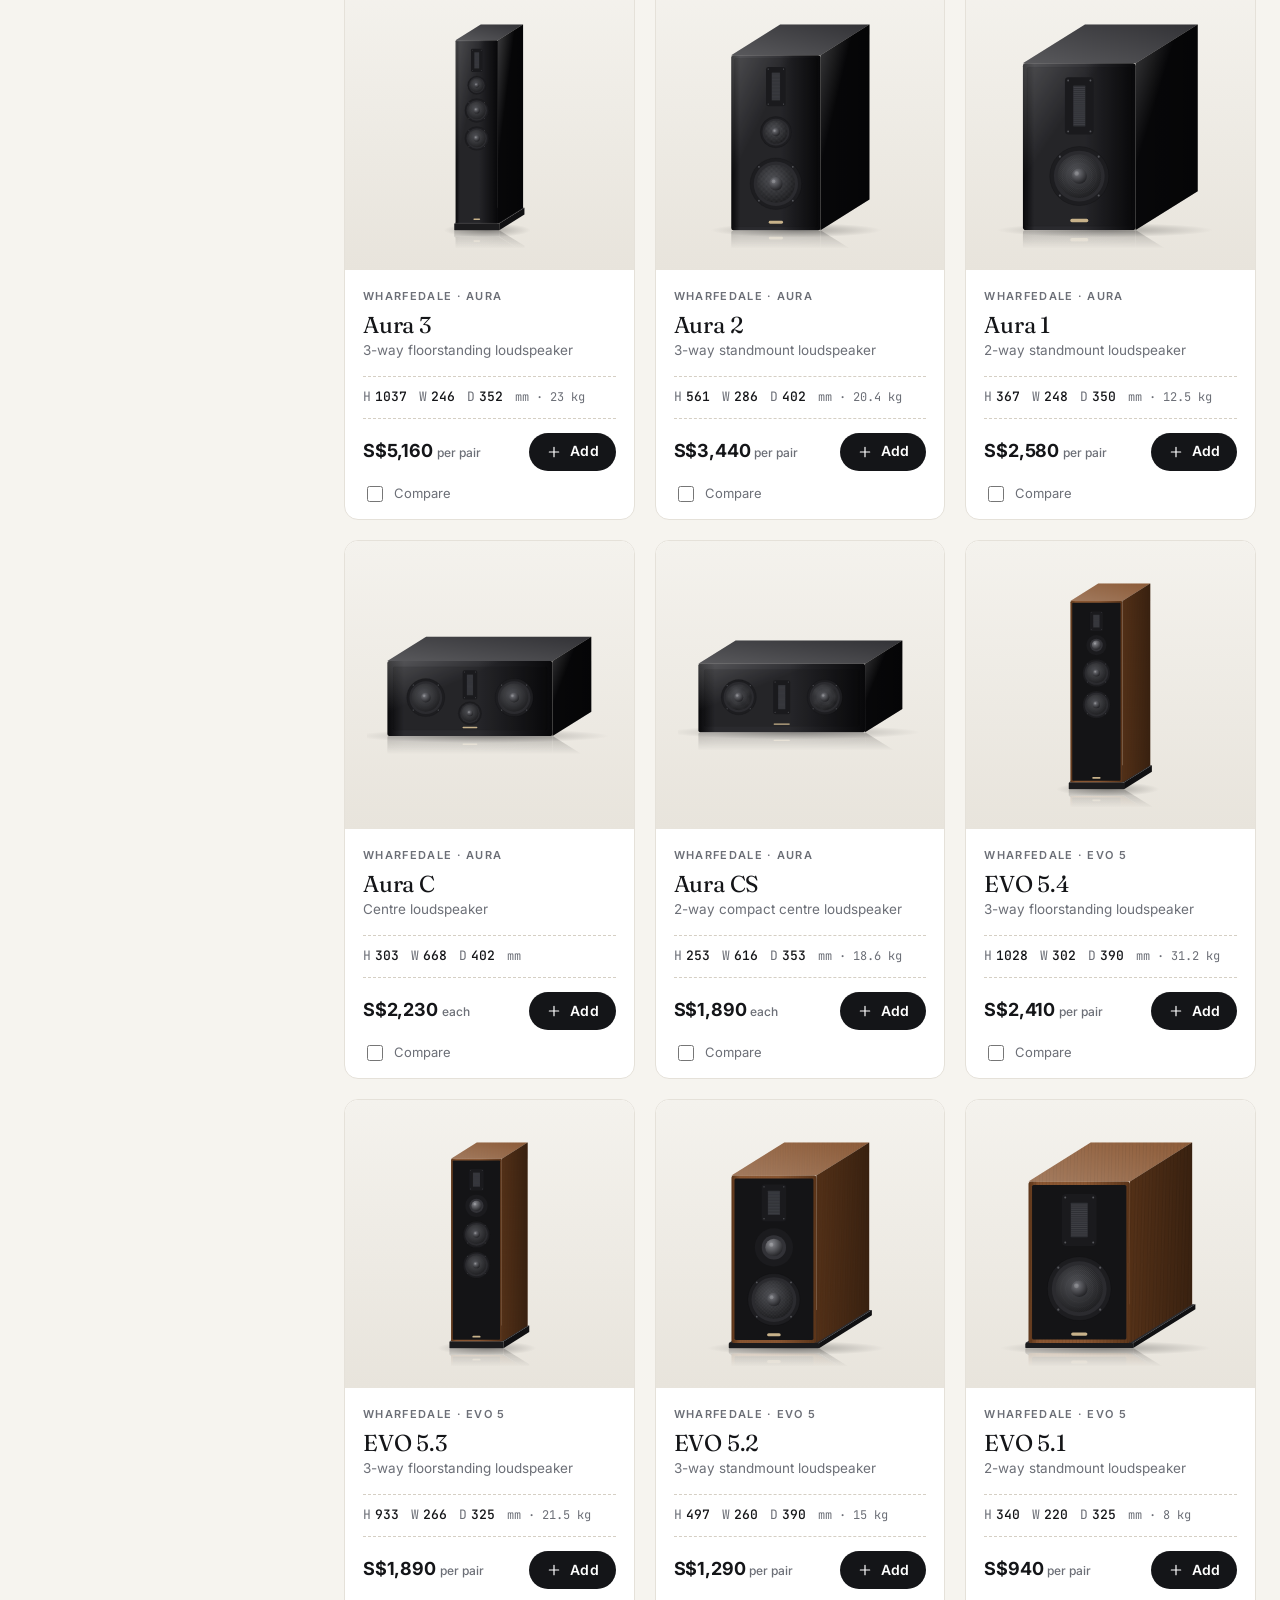
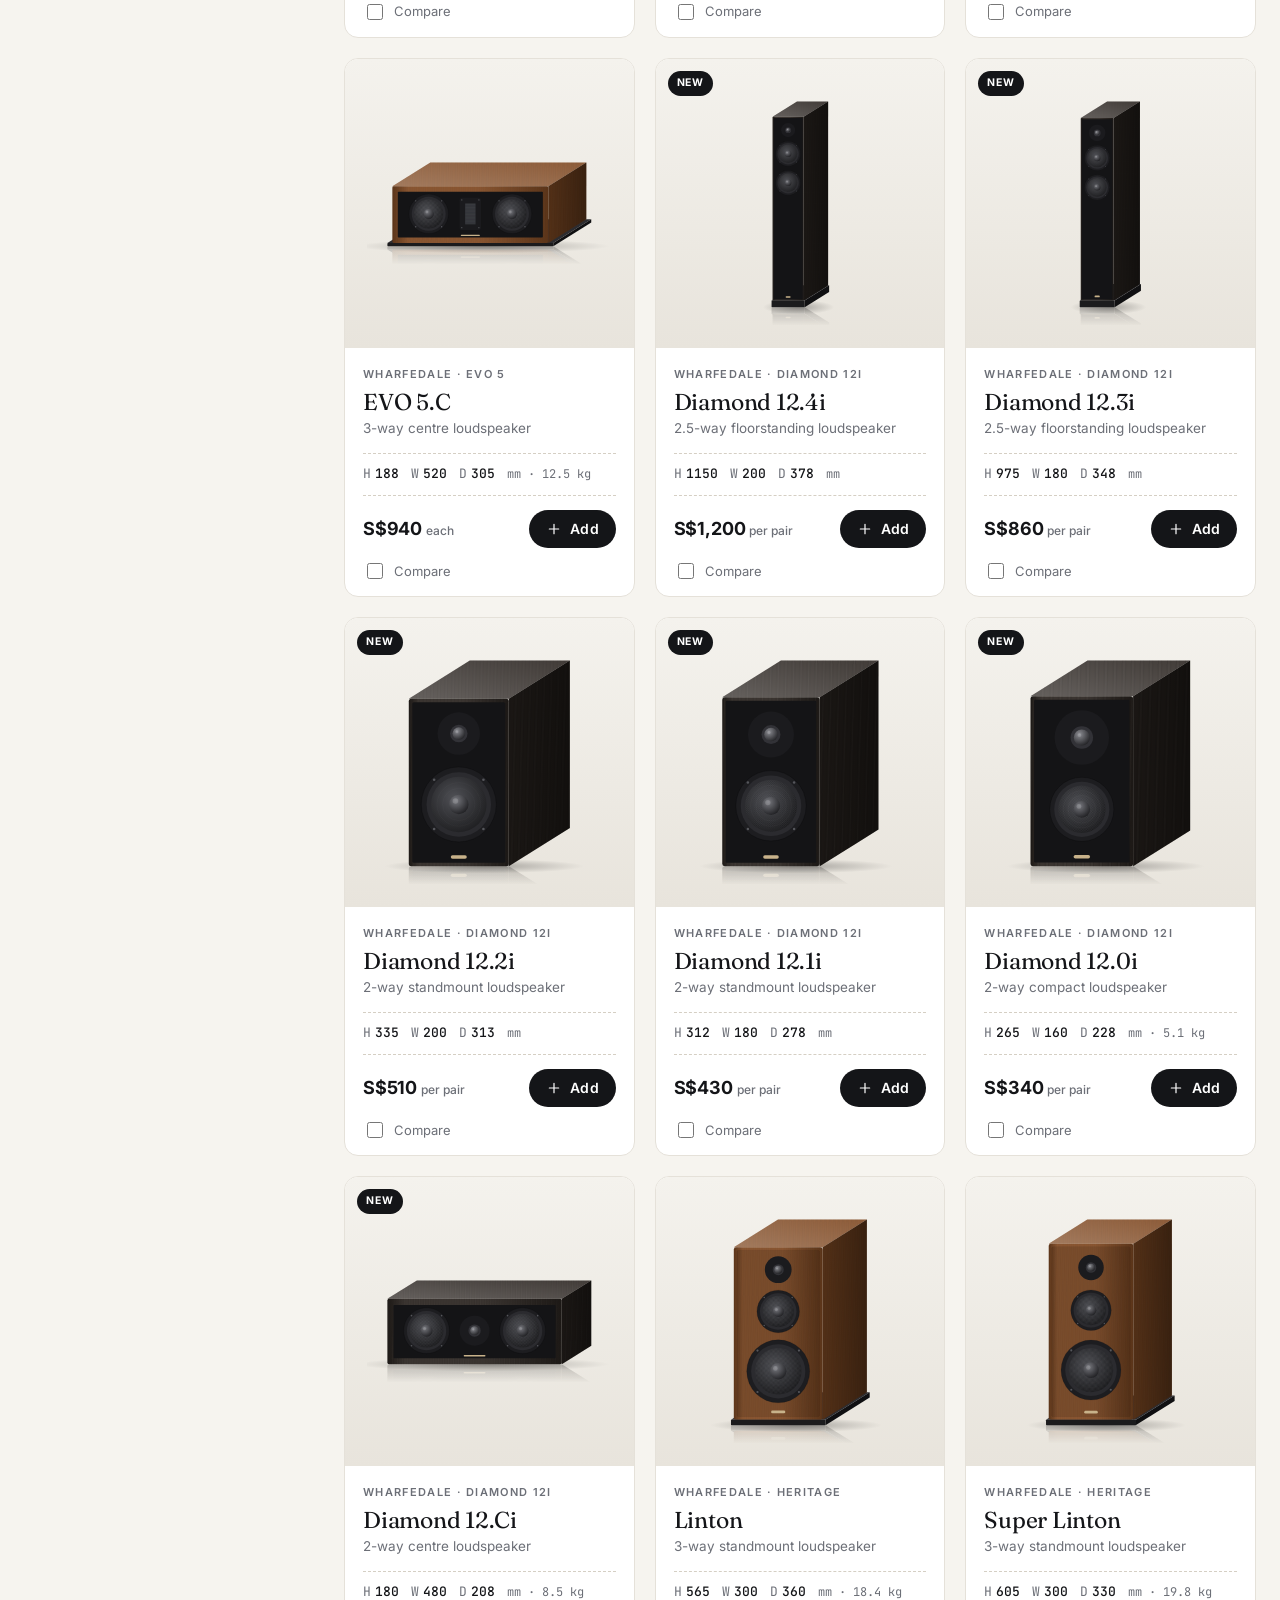
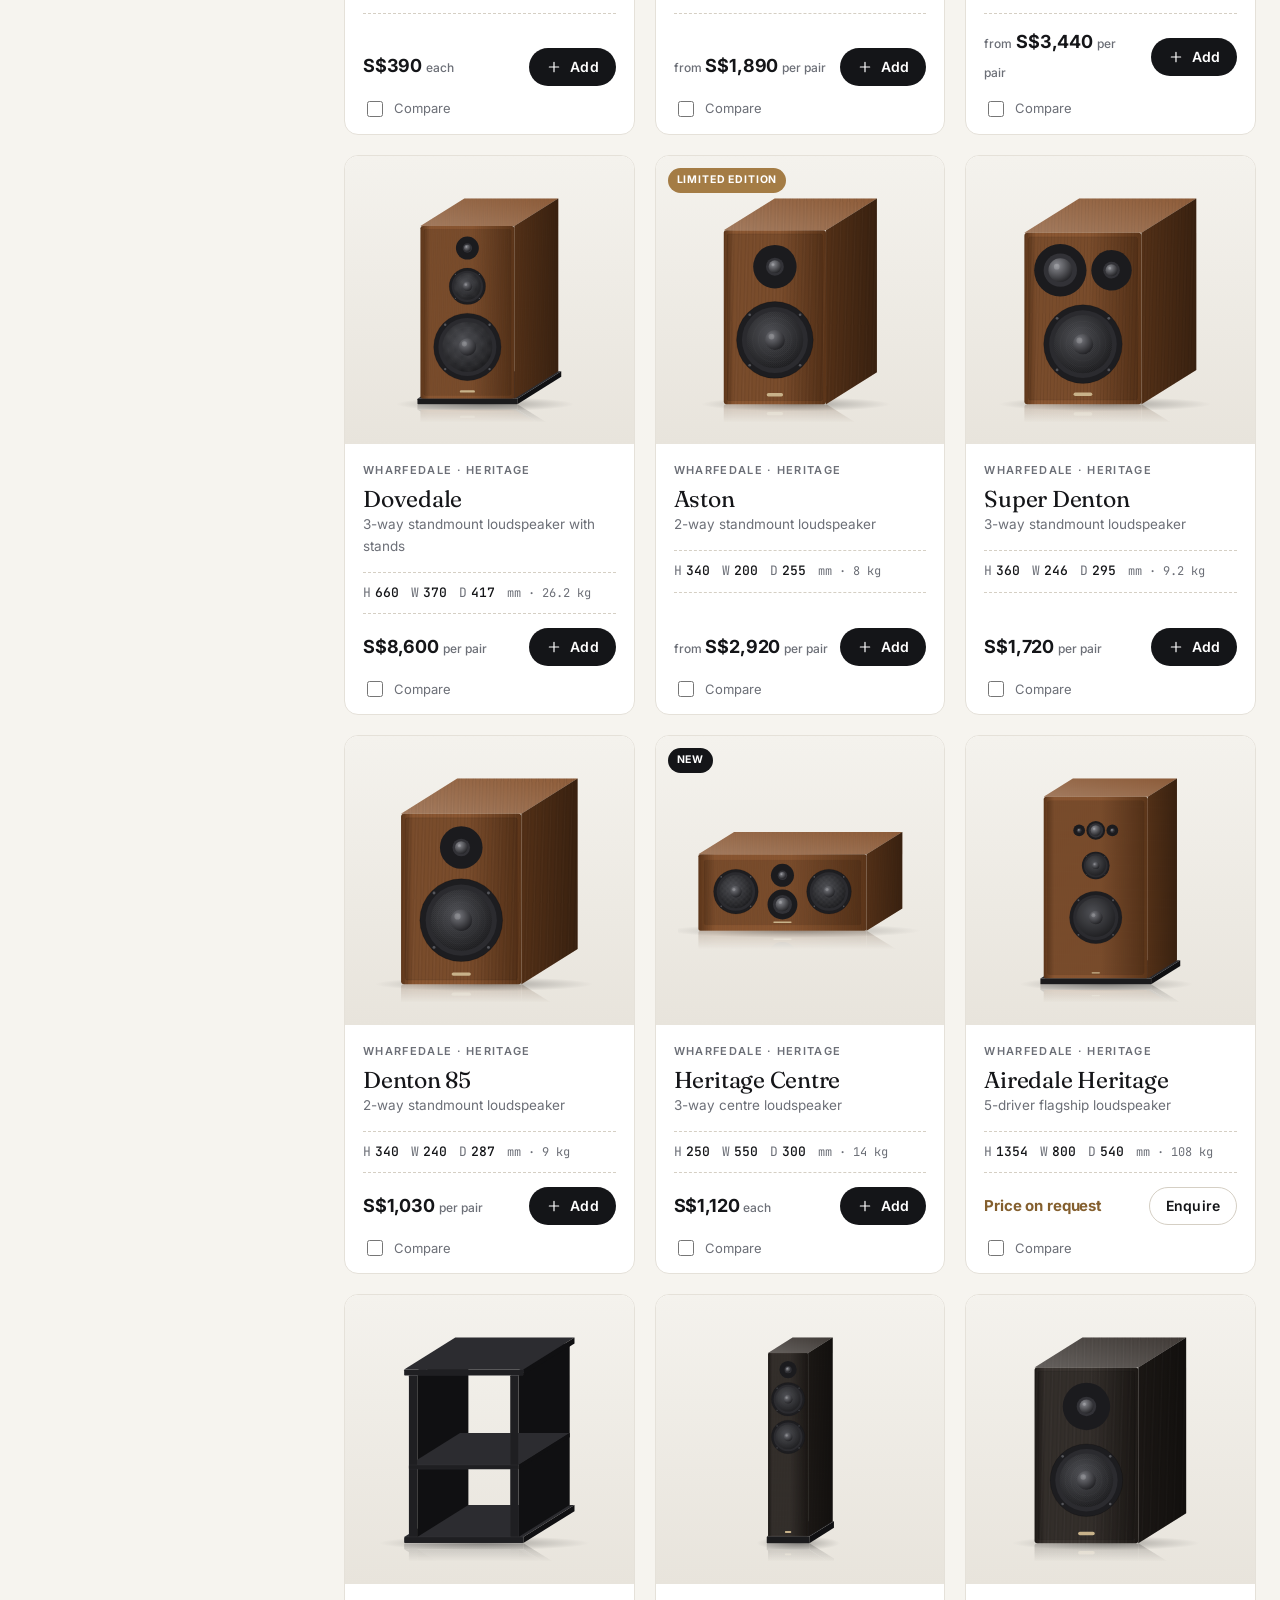
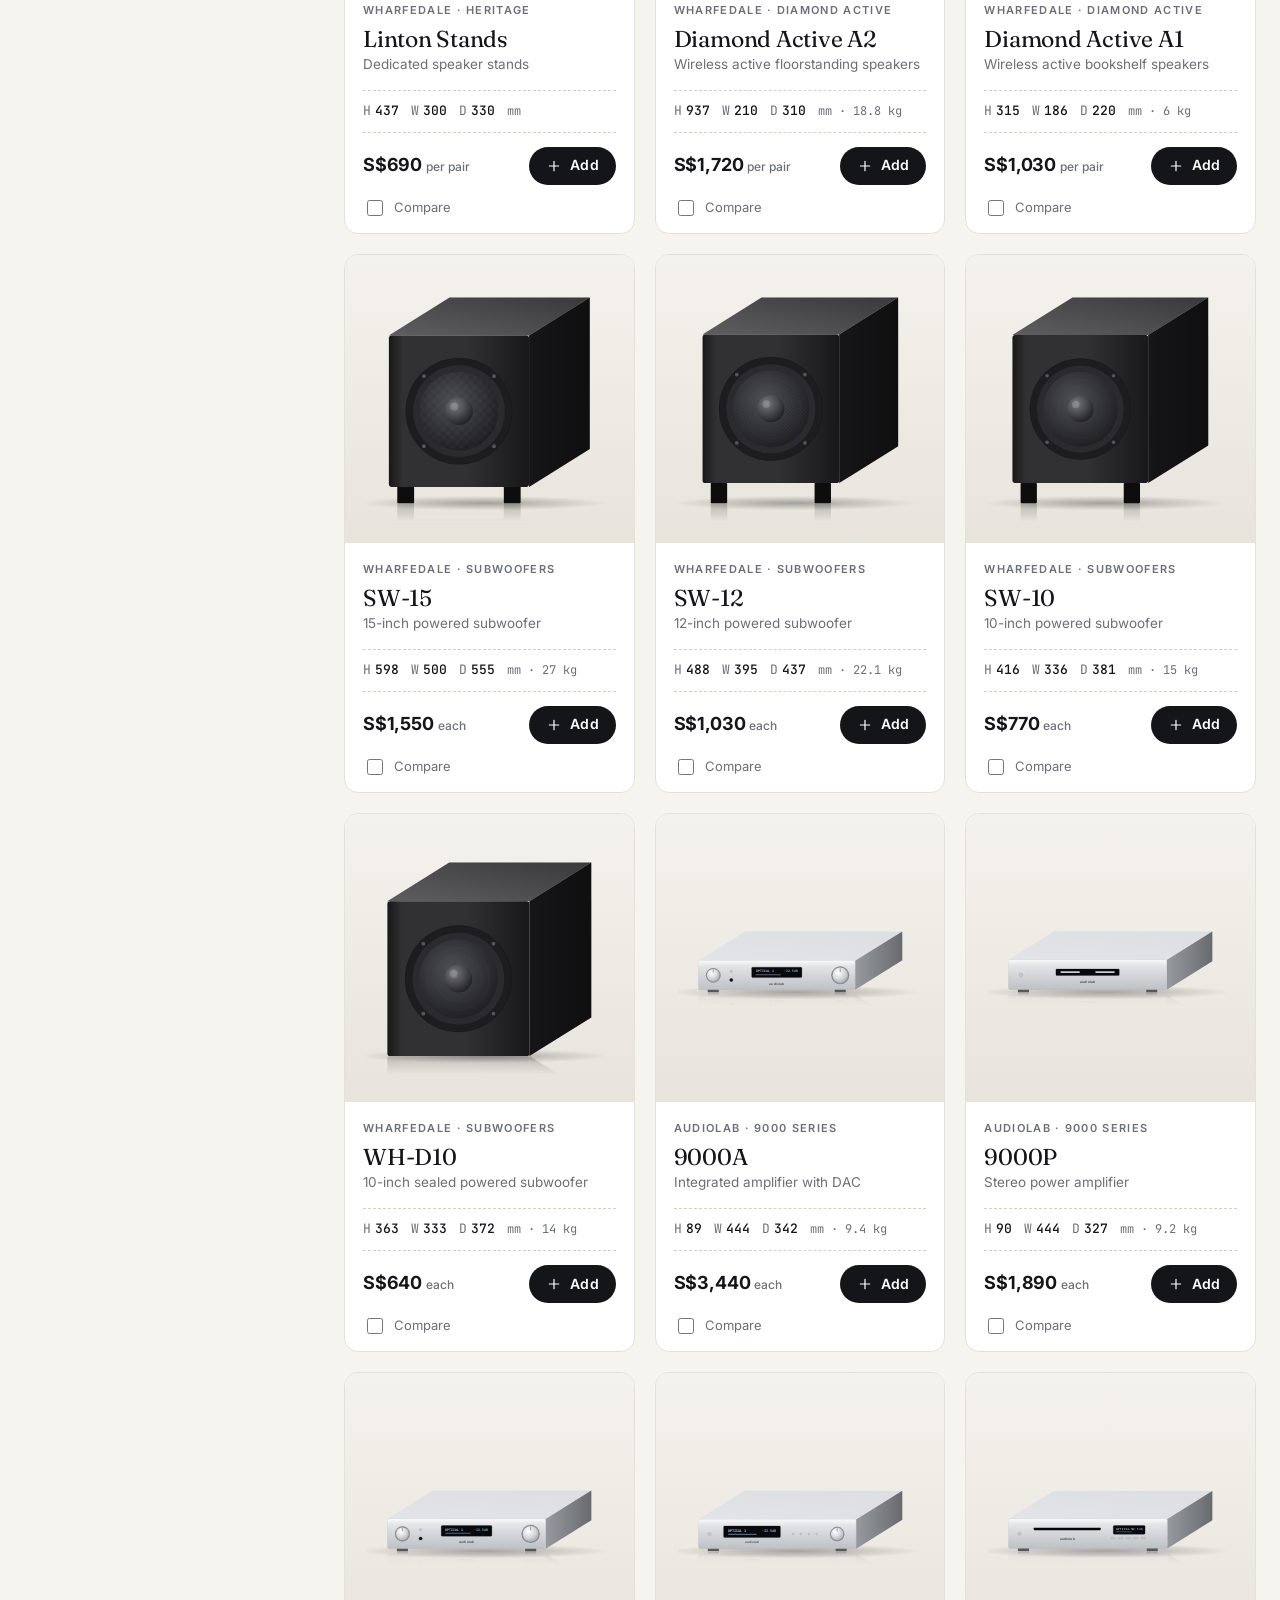
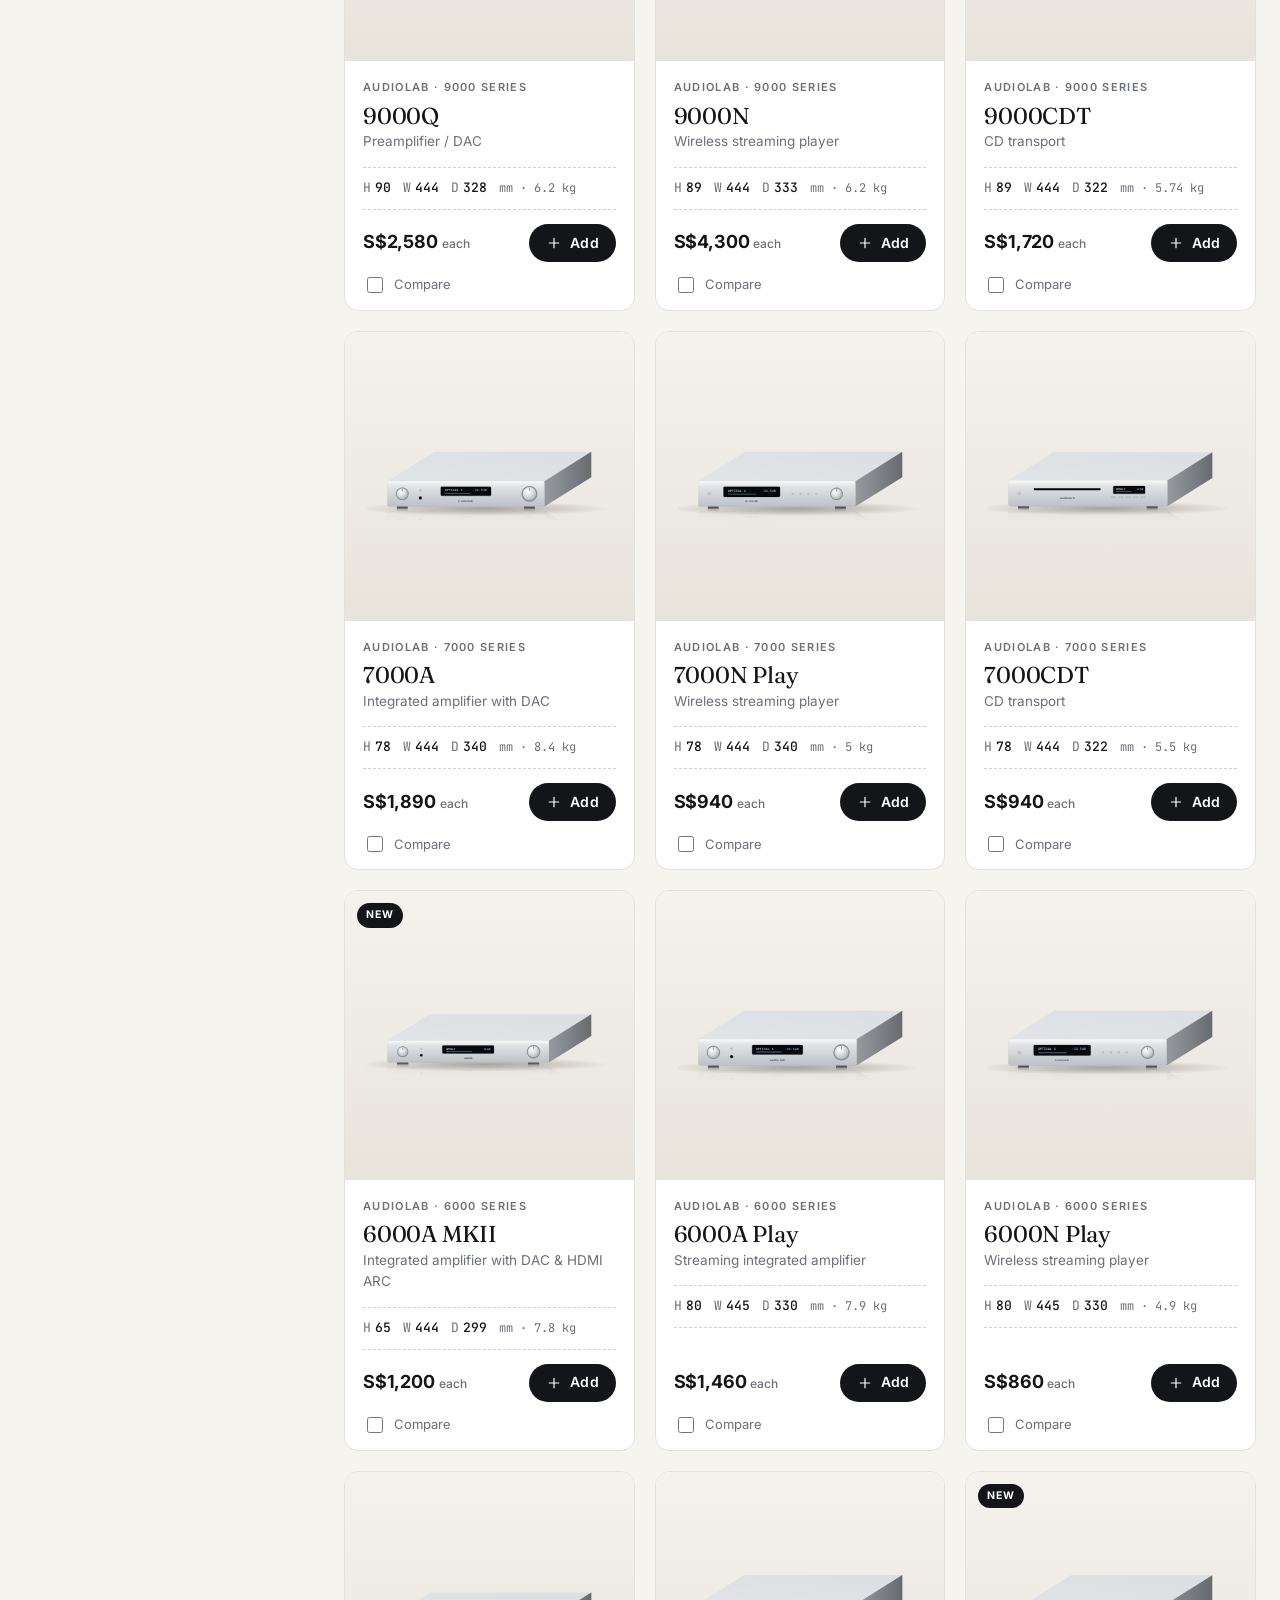
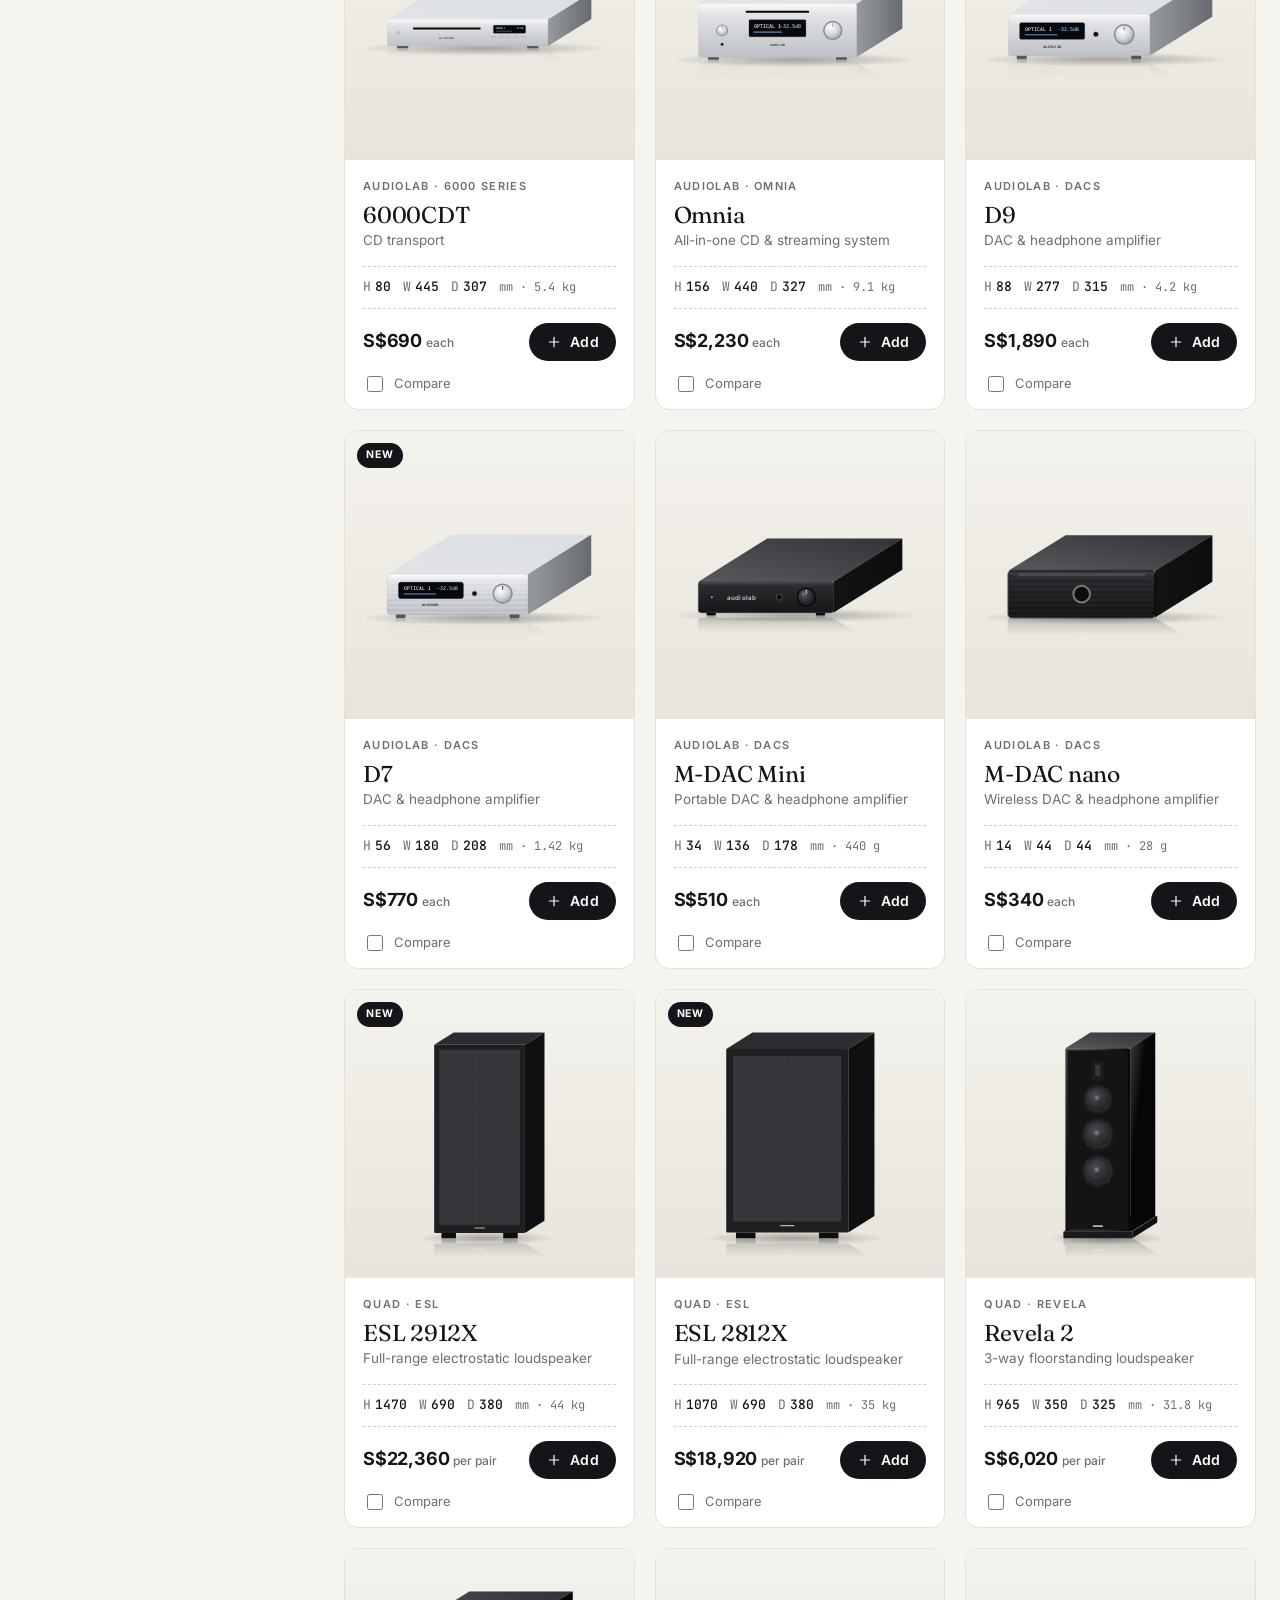
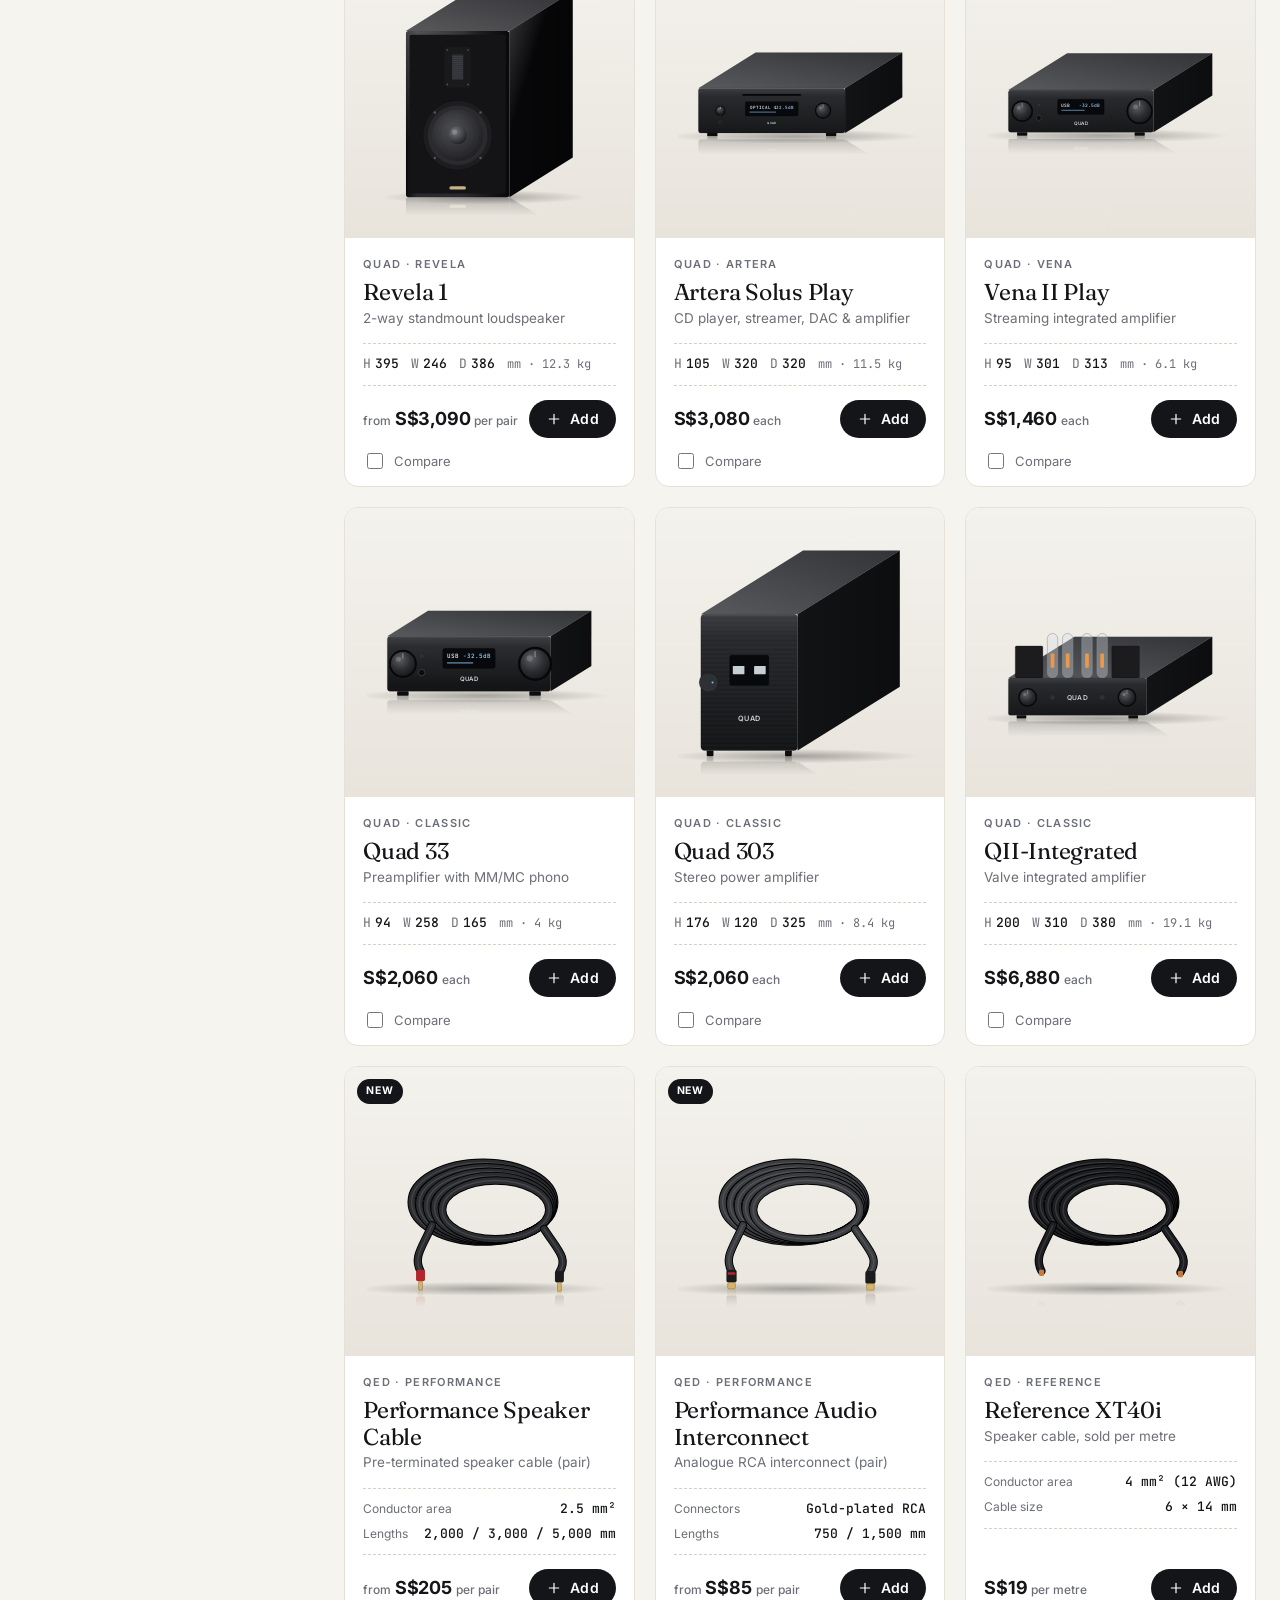
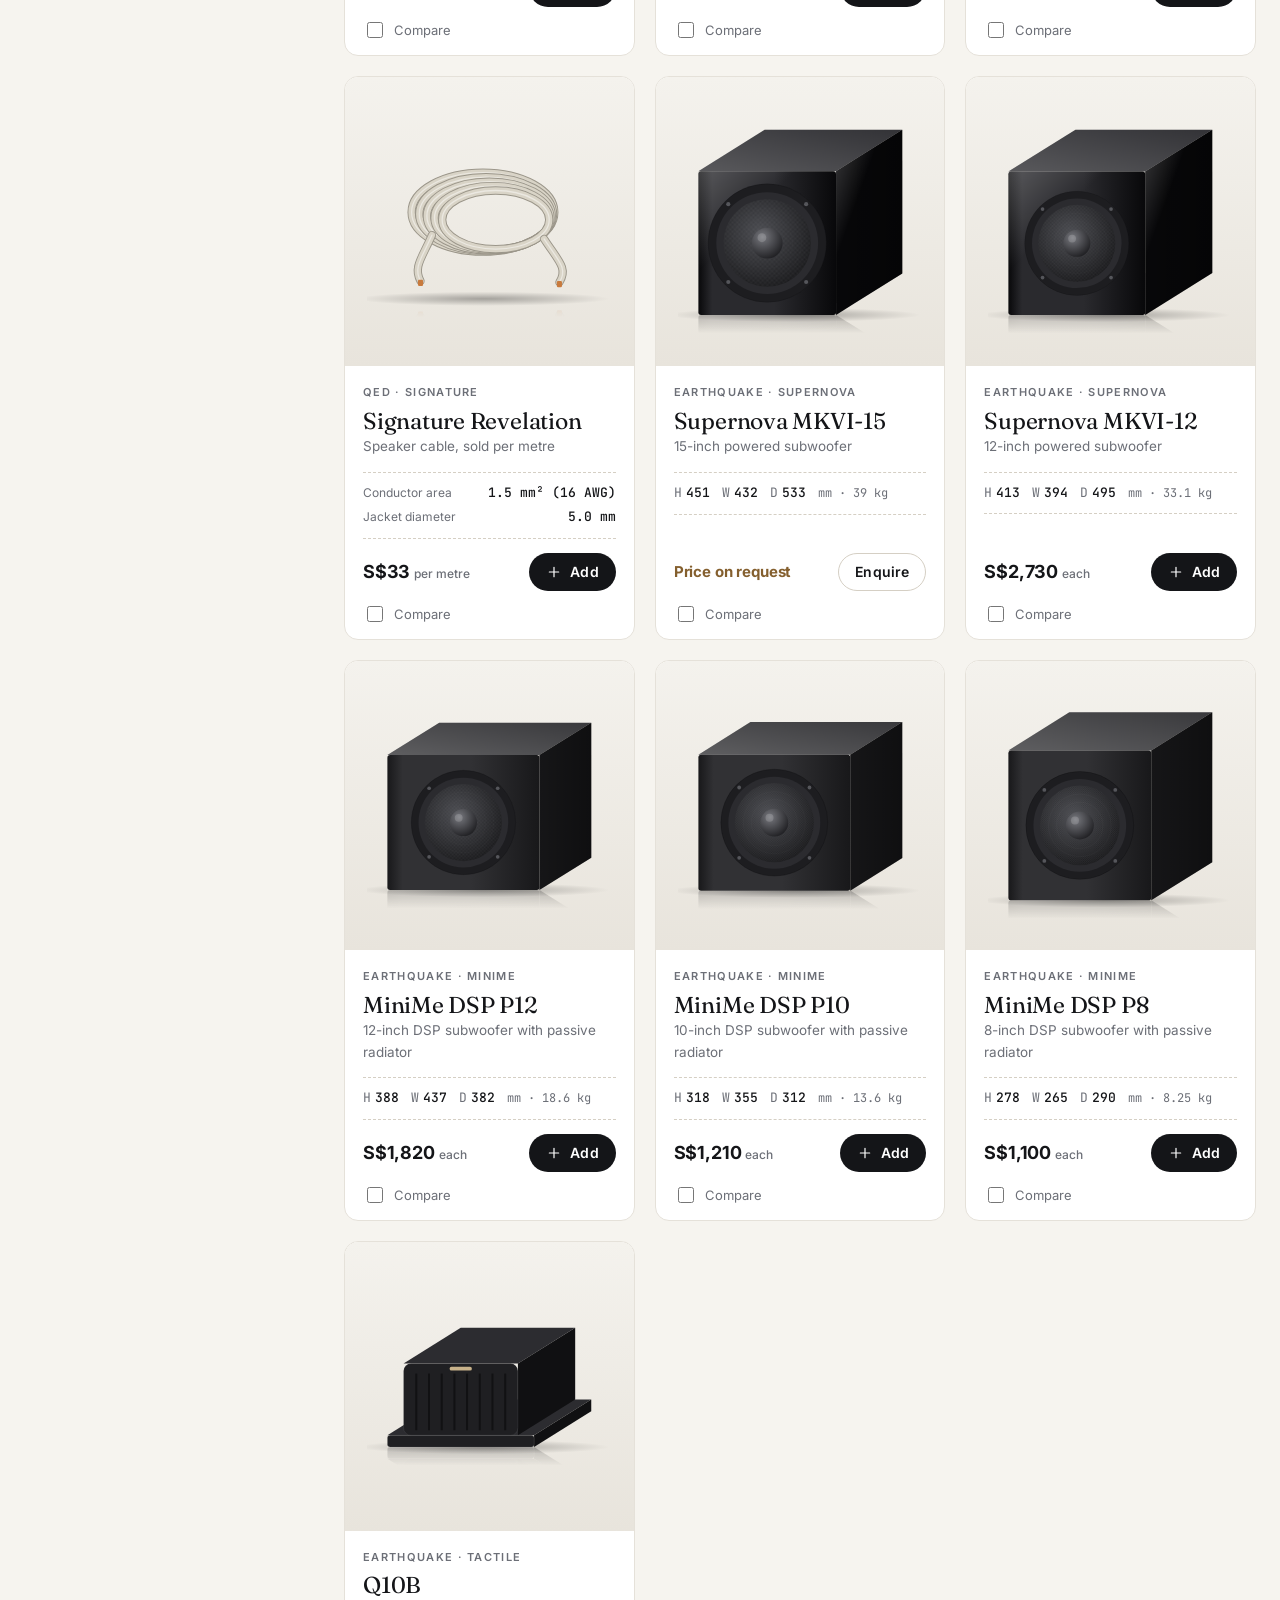
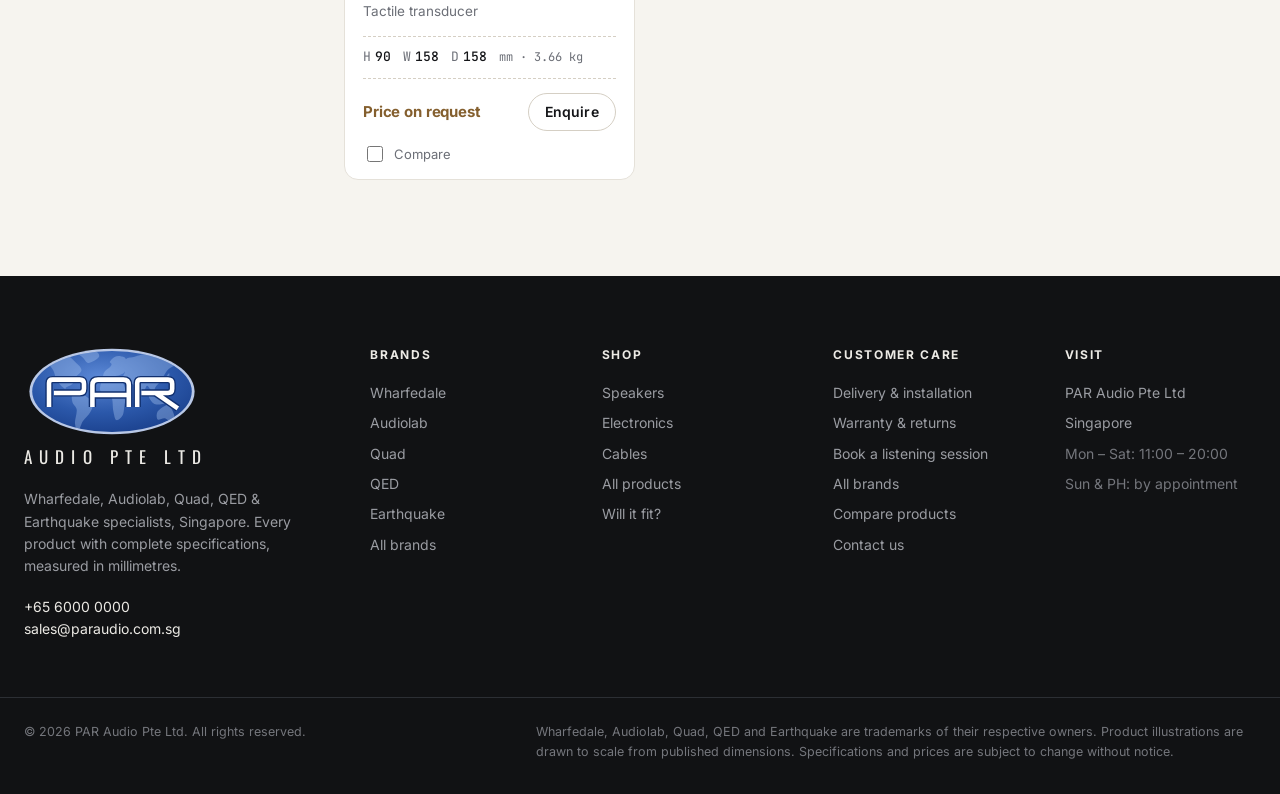
<file: shop.html>
<!doctype html>
<html lang="en-SG">
<head>
  <meta charset="utf-8">
  <meta name="viewport" content="width=device-width, initial-scale=1">
  <title>Shop all products — PAR Audio Pte Ltd</title>
  <meta name="description" content="Shop Wharfedale, Audiolab, Quad, QED and Earthquake in Singapore. Filter by brand, range, category, price and exact dimensions in millimetres.">
  <meta name="theme-color" content="#111214">
  <link rel="icon" href="assets/img/favicon.svg" type="image/svg+xml">
  <link rel="preconnect" href="https://fonts.googleapis.com">
  <link rel="preconnect" href="https://fonts.gstatic.com" crossorigin>
  <link rel="stylesheet" href="https://fonts.googleapis.com/css2?family=Fraunces:ital,opsz,wght@0,9..144,300..600;1,9..144,300..600&family=Inter:wght@400;500;600;700&family=Oswald:wght@400&family=JetBrains+Mono:wght@400;500&display=swap">
  <link rel="stylesheet" href="assets/css/styles.css">
</head>
<body data-page="shop">
  <a class="visually-hidden" href="#main">Skip to content</a>
  <header id="site-header"></header>

  <main id="main">
    <section class="page-head">
      <div class="container">
        <nav class="breadcrumb" aria-label="Breadcrumb"><a href="index.html">Home</a><span aria-hidden="true">/</span><span id="crumbs" style="display:contents"><span>Shop</span></span></nav>
        <h1 id="shop-title">All products</h1>
        <p id="shop-intro">Every product we sell, with full specifications and exact measurements in millimetres.</p>
      </div>
    </section>

    <div class="container shop">
      <aside class="filters" id="filters" aria-label="Product filters">
        <div class="filters-head">
          <h2>Filter</h2>
          <div>
            <button type="button" class="btn btn-ghost btn-sm" id="clear-all">Clear all</button>
            <button type="button" class="icon-btn filters-close" id="filters-close" aria-label="Close filters"><span data-icon="close"></span></button>
          </div>
        </div>
        <div id="filter-body"></div>
        <div class="filters-apply"><button type="button" class="btn btn-dark btn-block" id="filters-apply">Show results</button></div>
      </aside>

      <section aria-labelledby="shop-title">
        <div class="results-bar">
          <p class="results-count" id="results-count" aria-live="polite"></p>
          <div class="results-tools">
            <button type="button" class="btn btn-outline btn-sm filters-toggle" id="filters-toggle">Filters</button>
            <label class="visually-hidden" for="sort">Sort by</label>
            <select class="select" id="sort">
              <option value="featured">Sort: Featured</option>
              <option value="price-asc">Price: low to high</option>
              <option value="price-desc">Price: high to low</option>
              <option value="name">Name: A–Z</option>
              <option value="h-asc">Height: shortest first</option>
              <option value="h-desc">Height: tallest first</option>
              <option value="w-asc">Width: narrowest first</option>
              <option value="weight-asc">Weight: lightest first</option>
            </select>
          </div>
        </div>
        <div class="chips" id="chips"></div>
        <div class="grid grid-3" id="results"></div>
      </section>
    </div>
  </main>

  <footer id="site-footer"></footer>

  <script src="assets/js/data.js"></script>
  <script src="assets/js/render.js"></script>
  <script src="assets/js/photos.js"></script>
  <script src="assets/js/app.js"></script>
  <script src="assets/js/pages/shop.js"></script>
</body>
</html>
</file>
<file: assets/css/styles.css>
/* =====================================================================
   PAR Audio Pte Ltd — storefront styles
   ===================================================================== */

:root {
  --paper: #f6f4ef;
  --surface: #ffffff;
  --ink: #141518;
  --ink-2: #3a3d43;
  --muted: #6c6f77;
  --line: #e5e1d9;
  --line-2: #d5cfc4;
  --accent: #a47c45;
  --accent-strong: #845f2e;
  --accent-soft: #f2e9db;
  --dark: #111214;
  --dark-2: #1b1d20;
  --dark-line: #2c2f34;
  --on-dark: #eceae5;
  --on-dark-muted: #9a9ca2;
  --ok: #2f7a4f;
  --danger: #b23b2e;
  --stage-a: #f4f2ed;
  --stage-b: #e8e4dc;

  --radius: 14px;
  --radius-sm: 8px;
  --shadow-sm: 0 1px 2px rgba(20, 21, 24, .05);
  --shadow: 0 1px 2px rgba(20, 21, 24, .04), 0 10px 30px rgba(20, 21, 24, .07);
  --shadow-lg: 0 24px 60px rgba(20, 21, 24, .16);

  --f-display: 'Fraunces', 'Iowan Old Style', 'Palatino Linotype', Georgia, serif;
  --f-body: 'Inter', -apple-system, BlinkMacSystemFont, 'Segoe UI', Roboto, Helvetica, Arial, sans-serif;
  --f-mono: 'JetBrains Mono', ui-monospace, SFMono-Regular, Menlo, Consolas, monospace;

  --header-h: 72px;
  --gutter: 24px;
}

*, *::before, *::after { box-sizing: border-box; }
html { -webkit-text-size-adjust: 100%; scroll-behavior: smooth; }
body {
  margin: 0;
  background: var(--paper);
  color: var(--ink);
  font: 400 16px/1.6 var(--f-body);
  -webkit-font-smoothing: antialiased;
  text-rendering: optimizeLegibility;
  overflow-x: hidden;
}
img, svg { display: block; max-width: 100%; }
a { color: inherit; text-decoration: none; }
button, input, select, textarea { font: inherit; color: inherit; }
button { cursor: pointer; }
h1, h2, h3, h4 { margin: 0; line-height: 1.15; font-weight: 500; }
p { margin: 0; }
ul { margin: 0; padding: 0; list-style: none; }
[hidden] { display: none !important; }
:focus-visible { outline: 2px solid var(--accent); outline-offset: 2px; border-radius: 4px; }
::selection { background: var(--accent-soft); }

.container { width: 100%; max-width: 1320px; margin: 0 auto; padding: 0 var(--gutter); }
.mono { font-family: var(--f-mono); font-feature-settings: 'zero' 0; }
.muted { color: var(--muted); }
.visually-hidden { position: absolute !important; width: 1px; height: 1px; overflow: hidden; clip: rect(0 0 0 0); white-space: nowrap; }
a.visually-hidden:focus {
  position: fixed !important; left: 16px; top: 12px; z-index: 200; width: auto; height: auto; clip: auto; overflow: visible;
  padding: 10px 16px; border-radius: 8px; background: var(--ink); color: #fff; font-weight: 600;
}

.eyebrow {
  font-size: 12px; font-weight: 600; letter-spacing: .12em; text-transform: uppercase; color: var(--accent-strong);
}
.display { font-family: var(--f-display); font-weight: 400; letter-spacing: -.015em; font-variation-settings: 'opsz' 96; }

/* ---------------------------------------------------------------------
   Buttons
   --------------------------------------------------------------------- */
.btn {
  display: inline-flex; align-items: center; justify-content: center; gap: 8px;
  height: 46px; padding: 0 22px; border-radius: 999px; border: 1px solid transparent;
  font-size: 15px; font-weight: 600; letter-spacing: .01em; white-space: nowrap;
  transition: background .2s, color .2s, border-color .2s, transform .15s, box-shadow .2s;
}
.btn svg { width: 18px; height: 18px; fill: none; stroke: currentColor; stroke-width: 1.8; stroke-linecap: round; stroke-linejoin: round; }
.btn:active { transform: translateY(1px); }
.btn-primary { background: var(--accent); color: #fff; }
.btn-primary:hover { background: var(--accent-strong); }
.btn-dark { background: var(--ink); color: #fff; }
.btn-dark:hover { background: #2a2c31; }
.btn-light { background: #fff; color: var(--ink); }
.btn-light:hover { background: var(--accent-soft); }
.btn-outline { background: transparent; border-color: var(--line-2); color: var(--ink); }
.btn-outline:hover { border-color: var(--ink); }
.btn-outline-light { background: transparent; border-color: rgba(255,255,255,.35); color: #fff; }
.btn-outline-light:hover { border-color: #fff; background: rgba(255,255,255,.06); }
.btn-ghost { background: transparent; color: var(--muted); }
.btn-ghost:hover { color: var(--ink); }
.btn-sm { height: 38px; padding: 0 16px; font-size: 14px; }
.btn-lg { height: 54px; padding: 0 30px; font-size: 16px; }
.btn-block { width: 100%; }
.btn[disabled] { opacity: .5; pointer-events: none; }

.icon-btn {
  position: relative; display: inline-grid; place-items: center; width: 42px; height: 42px;
  border-radius: 999px; border: 0; background: transparent; color: var(--ink); transition: background .2s;
}
.icon-btn:hover { background: rgba(20, 21, 24, .06); }
.icon-btn svg { width: 22px; height: 22px; fill: none; stroke: currentColor; stroke-width: 1.6; stroke-linecap: round; stroke-linejoin: round; }
.icon-btn .count {
  position: absolute; top: 3px; right: 1px; min-width: 18px; height: 18px; padding: 0 5px; border-radius: 999px;
  background: var(--accent); color: #fff; font-size: 11px; font-weight: 700; line-height: 18px; text-align: center;
}

.link-arrow { display: inline-flex; align-items: center; gap: 6px; font-weight: 600; color: var(--ink); }
.link-arrow svg { width: 18px; height: 18px; fill: none; stroke: currentColor; stroke-width: 1.8; transition: transform .2s; }
.link-arrow:hover svg { transform: translateX(3px); }

/* ---------------------------------------------------------------------
   Header
   --------------------------------------------------------------------- */
.topbar { background: var(--dark); color: var(--on-dark-muted); font-size: 12.5px; letter-spacing: .02em; }
.topbar-inner { display: flex; justify-content: space-between; align-items: center; gap: 16px; height: 36px; }
.topbar a { color: var(--on-dark); }
.topbar-mid { color: var(--on-dark); }

#site-header { position: sticky; top: 0; z-index: 50; }
.header-main {
  background: rgba(246, 244, 239, .9); backdrop-filter: saturate(1.4) blur(14px); -webkit-backdrop-filter: saturate(1.4) blur(14px);
  border-bottom: 1px solid var(--line);
}
.header-inner { display: flex; align-items: center; gap: 28px; height: var(--header-h); }
.nav-toggle { display: none; }

.logo { display: inline-flex; align-items: center; gap: 12px; color: var(--ink); flex-shrink: 0; }
.logo-mark { width: 88px; height: 46px; display: block; }
.logo-sub { font-family: 'Oswald', 'Arial Narrow', 'Roboto Condensed', var(--f-body); font-size: 15px; font-weight: 400; letter-spacing: .34em; text-transform: uppercase; color: var(--ink); white-space: nowrap; }
.logo-stacked { flex-direction: column; align-items: center; gap: 8px; }
.logo-stacked .logo-mark { width: 168px; height: 87px; }
.logo-stacked .logo-sub { font-size: 17px; letter-spacing: .42em; margin-right: -.42em; }

.primary-nav { flex: 1; }
.nav-list { display: flex; align-items: center; gap: 4px; }
.nav-item { position: static; }
.nav-link {
  display: inline-flex; align-items: center; height: var(--header-h); padding: 0 14px;
  font-size: 15px; font-weight: 500; color: var(--ink-2); position: relative;
}
.nav-link::after {
  content: ''; position: absolute; left: 14px; right: 14px; bottom: 20px; height: 1.5px; background: var(--accent);
  transform: scaleX(0); transform-origin: left; transition: transform .25s;
}
.nav-item:hover > .nav-link, .nav-item.is-active > .nav-link { color: var(--ink); }
.nav-item:hover > .nav-link::after, .nav-item.is-active > .nav-link::after { transform: scaleX(1); }

.mega {
  position: absolute; left: 0; right: 0; top: 100%;
  background: var(--surface); border-bottom: 1px solid var(--line); box-shadow: 0 30px 50px rgba(20,21,24,.08);
  opacity: 0; visibility: hidden; transform: translateY(-6px); transition: opacity .2s, transform .2s, visibility .2s;
}
.has-menu:hover .mega, .has-menu:focus-within .mega { opacity: 1; visibility: visible; transform: none; }
.mega-inner { max-width: 1320px; margin: 0 auto; padding: 32px var(--gutter) 36px; display: grid; grid-template-columns: 1fr 1fr 1.1fr; gap: 40px; }
.mega-title { font-size: 12px; font-weight: 600; letter-spacing: .12em; text-transform: uppercase; color: var(--muted); margin-bottom: 14px; }
.mega ul li a { display: block; padding: 6px 0; font-size: 15px; color: var(--ink-2); }
.mega ul li a:hover { color: var(--accent-strong); }
.mega-feature {
  display: grid; grid-template-columns: 1fr; align-items: end; border-radius: var(--radius); padding: 18px;
  background: linear-gradient(180deg, var(--stage-a), var(--stage-b)); min-height: 220px; position: relative; overflow: hidden;
}
.mega-svg { width: 100%; height: 180px; }
.mega-feature span { position: absolute; left: 18px; top: 16px; font-family: var(--f-display); font-size: 22px; }
.mega-feature em { display: block; font-family: var(--f-body); font-style: normal; font-size: 11px; font-weight: 600; letter-spacing: .12em; text-transform: uppercase; color: var(--accent-strong); margin-bottom: 4px; }

.header-actions { display: flex; align-items: center; gap: 2px; margin-left: auto; flex-shrink: 0; }
.header-main .icon-btn { flex-shrink: 0; }

/* ---------------------------------------------------------------------
   Sections & headings
   --------------------------------------------------------------------- */
.section { padding: 96px 0; }
.section-tight { padding: 64px 0; }
.section-head { display: flex; align-items: end; justify-content: space-between; gap: 24px; margin-bottom: 40px; }
.section-head h2 { font-family: var(--f-display); font-size: clamp(30px, 3.6vw, 44px); font-weight: 400; letter-spacing: -.015em; margin-top: 10px; }
.section-head p.lead { color: var(--muted); max-width: 560px; margin-top: 12px; }
.page-head { padding: 48px 0 32px; border-bottom: 1px solid var(--line); }
.page-head h1 { font-family: var(--f-display); font-size: clamp(34px, 4.4vw, 56px); font-weight: 400; letter-spacing: -.02em; margin-top: 10px; }
.page-head p { color: var(--muted); margin-top: 12px; max-width: 680px; }
.breadcrumb { display: flex; flex-wrap: wrap; gap: 8px; font-size: 13px; color: var(--muted); }
.breadcrumb a:hover { color: var(--ink); }
.breadcrumb span[aria-hidden] { opacity: .5; }

/* ---------------------------------------------------------------------
   Hero
   --------------------------------------------------------------------- */
.hero {
  position: relative; overflow: hidden; color: var(--on-dark);
  background:
    radial-gradient(1200px 600px at 78% 30%, rgba(164, 124, 69, .16), transparent 60%),
    radial-gradient(800px 500px at 10% 100%, rgba(255, 255, 255, .04), transparent 60%),
    var(--dark);
}
.hero::before {
  content: ''; position: absolute; inset: 0; opacity: .5; pointer-events: none;
  background-image: linear-gradient(rgba(255,255,255,.035) 1px, transparent 1px), linear-gradient(90deg, rgba(255,255,255,.035) 1px, transparent 1px);
  background-size: 48px 48px; mask-image: linear-gradient(180deg, transparent, #000 30%, #000 70%, transparent);
  -webkit-mask-image: linear-gradient(180deg, transparent, #000 30%, #000 70%, transparent);
}
.hero-inner { position: relative; display: grid; grid-template-columns: minmax(0, 1fr) minmax(0, 1.15fr); gap: 48px; align-items: center; padding: 88px var(--gutter) 72px; }
.hero .eyebrow { color: #d6b98a; }
.hero h1 { font-family: var(--f-display); font-weight: 300; font-size: clamp(42px, 5.6vw, 76px); line-height: 1.02; letter-spacing: -.025em; margin: 18px 0 22px; }
.hero h1 em { font-style: italic; color: #e2c697; }
.hero p.lead { font-size: 18px; color: var(--on-dark-muted); max-width: 520px; }
.hero-cta { display: flex; flex-wrap: wrap; gap: 12px; margin-top: 34px; }
.hero-stats { display: flex; gap: 40px; margin-top: 48px; padding-top: 28px; border-top: 1px solid var(--dark-line); }
.hero-stats strong { display: block; font-family: var(--f-display); font-size: 34px; font-weight: 400; color: #fff; line-height: 1; }
.hero-stats span { font-size: 13px; color: var(--on-dark-muted); }
.hero-visual { position: relative; }
.hero-visual .lineup-svg { width: 100%; height: auto; max-height: 560px; }
.hero-caption { margin-top: 14px; font-size: 12.5px; color: var(--on-dark-muted); text-align: right; letter-spacing: .02em; }
.hero-caption .mono { color: #d6b98a; }
.hero .lu-h { fill: #d6b98a; font-family: var(--f-mono); }
.hero .lu-name { fill: var(--on-dark); font-family: var(--f-body); font-weight: 600; }
.hero .lu-sub { fill: var(--on-dark-muted); font-family: var(--f-body); }
.hero .lu-axis { stroke: rgba(255,255,255,.28); stroke-width: 1; }
.hero .lu-tick { fill: var(--on-dark-muted); font-family: var(--f-mono); }
.hero .lu-ground { stroke: rgba(255,255,255,.3); stroke-width: 1; }

/* Trust strip */
.trust { background: var(--surface); border-bottom: 1px solid var(--line); }
.trust-inner { display: grid; grid-template-columns: repeat(4, 1fr); }
.trust-item { display: flex; align-items: center; gap: 14px; padding: 26px 24px; border-right: 1px solid var(--line); }
.trust-item:last-child { border-right: 0; }
.trust-item svg { width: 28px; height: 28px; flex-shrink: 0; fill: none; stroke: var(--accent-strong); stroke-width: 1.5; stroke-linecap: round; stroke-linejoin: round; }
.trust-item strong { display: block; font-size: 14.5px; font-weight: 600; }
.trust-item span { font-size: 13px; color: var(--muted); }

/* ---------------------------------------------------------------------
   Brand panels
   --------------------------------------------------------------------- */
.brand-grid { display: grid; grid-template-columns: 1fr 1fr; gap: 24px; }
.brand-panel {
  position: relative; display: flex; flex-direction: column; justify-content: space-between;
  border-radius: var(--radius); overflow: hidden; padding: 40px; color: var(--on-dark); isolation: isolate;
}
.brand-panel.wharfedale { background: linear-gradient(160deg, #2a2019, #120f0d 70%); }
.brand-panel.audiolab { background: linear-gradient(160deg, #22252a, #0f1012 70%); }
.brand-panel .eyebrow { color: #d6b98a; }
.brand-panel h3 { font-family: var(--f-display); font-size: 44px; font-weight: 400; letter-spacing: -.02em; margin: 10px 0 14px; }
.brand-panel p { color: var(--on-dark-muted); max-width: 440px; }
.brand-panel .bp-visual { width: 100%; height: 280px; margin: 28px 0 4px; }
.brand-panel .bp-visual svg { width: 100%; height: 100%; }
.brand-panel .bp-visual .lu-ground { stroke: rgba(255,255,255,.18); }
.brand-meta { display: flex; flex-wrap: wrap; gap: 10px 18px; margin-top: 18px; font-size: 13px; color: var(--on-dark-muted); }
.brand-meta b { color: #fff; font-weight: 600; }
.series-chips { display: flex; flex-wrap: wrap; gap: 8px; margin-top: 28px; }
.series-chips a {
  padding: 7px 14px; border: 1px solid rgba(255,255,255,.18); border-radius: 999px; font-size: 13px; color: var(--on-dark);
  background: rgba(0,0,0,.25); backdrop-filter: blur(6px); transition: border-color .2s, background .2s;
}
.series-chips a:hover { border-color: #d6b98a; background: rgba(214,185,138,.12); }

/* ---------------------------------------------------------------------
   Category tiles
   --------------------------------------------------------------------- */
.cat-grid { display: grid; grid-template-columns: repeat(6, 1fr); gap: 16px; }
.cat-tile {
  display: flex; flex-direction: column; border-radius: var(--radius); background: var(--surface); border: 1px solid var(--line);
  overflow: hidden; transition: border-color .2s, box-shadow .2s, transform .2s;
}
.cat-tile:hover { border-color: var(--line-2); box-shadow: var(--shadow); transform: translateY(-2px); }
.cat-tile .ct-media { height: 150px; background: linear-gradient(180deg, var(--stage-a), var(--stage-b)); padding: 14px; }
.cat-tile .ct-media svg { width: 100%; height: 100%; }
.cat-tile .ct-body { padding: 14px 16px 16px; }
.cat-tile strong { display: block; font-size: 14.5px; font-weight: 600; line-height: 1.3; }
.cat-tile span { font-size: 12.5px; color: var(--muted); }

/* ---------------------------------------------------------------------
   Product cards
   --------------------------------------------------------------------- */
.grid { display: grid; grid-template-columns: repeat(4, minmax(0, 1fr)); gap: 20px; }
.grid-3 { grid-template-columns: repeat(3, minmax(0, 1fr)); }
.card {
  display: flex; flex-direction: column; background: var(--surface); border: 1px solid var(--line); border-radius: var(--radius);
  overflow: hidden; transition: box-shadow .25s, border-color .25s, transform .25s;
}
.card:hover { box-shadow: var(--shadow); border-color: var(--line-2); transform: translateY(-2px); }
.card-media { position: relative; display: block; aspect-ratio: 1 / 1; padding: 22px; background: linear-gradient(180deg, var(--stage-a), var(--stage-b)); }
.cm-view { position: absolute; inset: 22px; transition: opacity .35s ease; }
.cm-front { opacity: 0; }
.card:hover .cm-angle { opacity: 0; }
.card:hover .cm-front { opacity: 1; }
.card-svg { width: 100%; height: 100%; transition: transform .4s cubic-bezier(.2,.7,.2,1); }
.card:hover .card-svg { transform: scale(1.03); }
@media (hover: none) { .cm-front { display: none; } .card:hover .cm-angle { opacity: 1; } }
.card-badges { position: absolute; top: 12px; left: 12px; display: flex; gap: 6px; z-index: 1; }
.badge {
  display: inline-block; padding: 4px 9px; border-radius: 999px; background: var(--ink); color: #fff;
  font-size: 10.5px; font-weight: 700; letter-spacing: .08em; text-transform: uppercase;
}
.badge-gold { background: var(--accent); }
.card-body { display: flex; flex-direction: column; flex: 1; padding: 18px 18px 14px; }
.card-body .eyebrow { font-size: 11px; color: var(--muted); }
.card-title { font-family: var(--f-display); font-size: 23px; font-weight: 400; letter-spacing: -.01em; margin-top: 6px; }
.card-title a:hover { color: var(--accent-strong); }
.card-type { font-size: 13.5px; color: var(--muted); margin-top: 2px; }
.card-dims {
  display: flex; flex-wrap: wrap; align-items: baseline; gap: 4px 12px; margin: 14px 0 0; padding: 10px 0;
  border-top: 1px dashed var(--line-2); border-bottom: 1px dashed var(--line-2); font-family: var(--f-mono); font-size: 13px;
}
.card-dims div { display: flex; gap: 4px; }
.card-dims dt { color: var(--muted); }
.card-dims dd { margin: 0; color: var(--ink); font-weight: 500; }
.card-dims .unit { color: var(--muted); font-size: 12px; }
.card-foot { display: flex; align-items: center; justify-content: space-between; gap: 10px; margin-top: auto; padding-top: 14px; }
.price { font-size: 18px; font-weight: 700; letter-spacing: -.01em; }
.price small { font-size: 12px; font-weight: 500; color: var(--muted); letter-spacing: 0; }
.price .from { font-size: 12px; font-weight: 500; color: var(--muted); }
.price-request { font-size: 15px; color: var(--accent-strong); }
.card-foot .btn svg { width: 16px; height: 16px; }
.compare-toggle { display: inline-flex; align-items: center; gap: 8px; margin-top: 12px; font-size: 13px; color: var(--muted); cursor: pointer; user-select: none; }
.compare-toggle input { width: 16px; height: 16px; accent-color: var(--accent); }
.compare-toggle:hover { color: var(--ink); }

/* ---------------------------------------------------------------------
   Fit tool / dark band
   --------------------------------------------------------------------- */
.band-dark { background: var(--dark); color: var(--on-dark); }
.fit { display: grid; grid-template-columns: 1fr 1fr; gap: 64px; align-items: center; }
.fit h2 { font-family: var(--f-display); font-size: clamp(32px, 3.8vw, 48px); font-weight: 400; letter-spacing: -.02em; margin: 12px 0 16px; }
.fit p { color: var(--on-dark-muted); max-width: 520px; }
.fit .eyebrow { color: #d6b98a; }
.fit-form { background: var(--dark-2); border: 1px solid var(--dark-line); border-radius: var(--radius); padding: 30px; }
.fit-fields { display: grid; grid-template-columns: repeat(3, 1fr); gap: 14px; }
.fit-form label { display: block; font-size: 12px; font-weight: 600; letter-spacing: .1em; text-transform: uppercase; color: var(--on-dark-muted); margin-bottom: 8px; }
.input-unit { position: relative; }
.input-unit input {
  width: 100%; height: 52px; padding: 0 44px 0 16px; border-radius: 10px; border: 1px solid var(--dark-line); background: #0c0d0f;
  color: #fff; font-family: var(--f-mono); font-size: 18px;
}
.input-unit input:focus { outline: none; border-color: #d6b98a; }
.input-unit::after { content: 'mm'; position: absolute; right: 14px; top: 50%; transform: translateY(-50%); font-family: var(--f-mono); font-size: 13px; color: var(--on-dark-muted); pointer-events: none; }
.fit-form select {
  width: 100%; height: 48px; padding: 0 14px; border-radius: 10px; border: 1px solid var(--dark-line); background: #0c0d0f; color: #fff;
}
.fit-row { display: grid; grid-template-columns: 1fr auto; gap: 14px; align-items: end; margin-top: 18px; }
.fit-note { margin-top: 14px; font-size: 13px; color: var(--on-dark-muted); }
.fit-note .mono { color: #d6b98a; }

/* Series list */
.series-list { display: grid; grid-template-columns: repeat(3, 1fr); gap: 0; border-top: 1px solid var(--line); }
.series-item { display: grid; grid-template-columns: 1fr auto; gap: 10px; padding: 26px 24px 26px 0; border-bottom: 1px solid var(--line); }
.series-item h3 { font-family: var(--f-display); font-size: 24px; font-weight: 400; }
.series-item p { font-size: 14px; color: var(--muted); margin-top: 6px; max-width: 340px; }
.series-item .count { font-family: var(--f-mono); font-size: 13px; color: var(--muted); }
.series-item:hover h3 { color: var(--accent-strong); }

/* Services */
.services { display: grid; grid-template-columns: repeat(3, 1fr); gap: 20px; }
.service { padding: 32px; border-radius: var(--radius); background: var(--surface); border: 1px solid var(--line); }
.service svg { width: 34px; height: 34px; fill: none; stroke: var(--accent-strong); stroke-width: 1.4; stroke-linecap: round; stroke-linejoin: round; }
.service h3 { font-family: var(--f-display); font-size: 24px; font-weight: 400; margin: 18px 0 10px; }
.service p { color: var(--muted); font-size: 15px; }

/* ---------------------------------------------------------------------
   Shop
   --------------------------------------------------------------------- */
.shop { display: grid; grid-template-columns: 280px minmax(0, 1fr); gap: 40px; padding-top: 36px; padding-bottom: 96px; }
.filters { position: sticky; top: calc(var(--header-h) + 20px); align-self: start; max-height: calc(100vh - var(--header-h) - 40px); overflow: auto; padding-right: 6px; }
.filters-head { display: flex; align-items: center; justify-content: space-between; margin-bottom: 8px; }
.filters-head h2 { font-size: 15px; font-weight: 700; }
.filters-head > div { display: flex; align-items: center; gap: 4px; }
.filter-group { padding: 18px 0; border-bottom: 1px solid var(--line); }
.filter-group h3 { font-size: 12px; font-weight: 700; letter-spacing: .12em; text-transform: uppercase; color: var(--muted); margin-bottom: 12px; }
.filter-option { display: flex; align-items: center; gap: 10px; padding: 5px 0; font-size: 14.5px; cursor: pointer; }
.filter-option input { width: 17px; height: 17px; accent-color: var(--ink); margin: 0; }
.filter-option .n { margin-left: auto; font-family: var(--f-mono); font-size: 12px; color: var(--muted); }
.filter-sub { font-size: 11.5px; font-weight: 600; letter-spacing: .08em; text-transform: uppercase; color: var(--muted); margin: 10px 0 4px; }
.filter-dims { display: grid; grid-template-columns: 1fr 1fr 1fr; gap: 8px; }
.filter-dims label { font-size: 11px; font-weight: 600; color: var(--muted); letter-spacing: .06em; }
.filter-dims input, .price-range input {
  width: 100%; height: 40px; padding: 0 10px; margin-top: 4px; border: 1px solid var(--line-2); border-radius: 8px; background: var(--surface);
  font-family: var(--f-mono); font-size: 14px;
}
.filter-dims input:focus, .price-range input:focus { outline: none; border-color: var(--ink); }
.filter-help { font-size: 12.5px; color: var(--muted); margin-top: 8px; }
.price-range { display: grid; grid-template-columns: 1fr 1fr; gap: 8px; }
.price-range label { font-size: 11px; font-weight: 600; color: var(--muted); letter-spacing: .06em; }

.results-bar { display: flex; flex-wrap: wrap; align-items: center; justify-content: space-between; gap: 14px; margin-bottom: 20px; }
.results-count { font-size: 14px; color: var(--muted); }
.results-count strong { color: var(--ink); }
.results-tools { display: flex; align-items: center; gap: 10px; }
.select {
  height: 40px; padding: 0 36px 0 14px; border-radius: 999px; border: 1px solid var(--line-2); background: var(--surface);
  appearance: none; -webkit-appearance: none; font-size: 14px;
  background-image: url("data:image/svg+xml,%3Csvg xmlns='http://www.w3.org/2000/svg' viewBox='0 0 24 24' fill='none' stroke='%23141518' stroke-width='2'%3E%3Cpath d='M6 9l6 6 6-6'/%3E%3C/svg%3E");
  background-repeat: no-repeat; background-position: right 12px center; background-size: 14px;
}
.chips { display: flex; flex-wrap: wrap; gap: 8px; margin-bottom: 18px; }
.chip {
  display: inline-flex; align-items: center; gap: 6px; padding: 6px 8px 6px 12px; border-radius: 999px; background: var(--surface);
  border: 1px solid var(--line-2); font-size: 13px;
}
.chip button { display: grid; place-items: center; width: 20px; height: 20px; border: 0; border-radius: 999px; background: var(--paper); padding: 0; }
.chip button svg { width: 12px; height: 12px; fill: none; stroke: currentColor; stroke-width: 2.2; }
.chip button:hover { background: var(--ink); color: #fff; }
.filters-toggle { display: none; }
.empty { padding: 72px 24px; text-align: center; border: 1px dashed var(--line-2); border-radius: var(--radius); background: var(--surface); }
.empty h3 { font-family: var(--f-display); font-size: 26px; font-weight: 400; margin-bottom: 8px; }
.empty p { color: var(--muted); margin-bottom: 20px; }

/* ---------------------------------------------------------------------
   Product page
   --------------------------------------------------------------------- */
.pdp { display: grid; grid-template-columns: minmax(0, 1.15fr) minmax(0, 1fr); gap: 56px; padding: 28px 0 72px; align-items: start; }
.pdp-media { position: sticky; top: calc(var(--header-h) + 20px); }
.pdp-stage {
  position: relative; aspect-ratio: 1 / 1; border-radius: var(--radius); padding: 48px;
  background: radial-gradient(70% 60% at 50% 40%, #fbfaf7, transparent 70%), linear-gradient(180deg, var(--stage-a), var(--stage-b));
  border: 1px solid var(--line);
}
.pdp-stage .pdp-svg { width: 100%; height: 100%; }
.pdp-stage .card-badges { top: 18px; left: 18px; }
.scale-note { position: absolute; right: 18px; bottom: 16px; display: inline-flex; align-items: center; gap: 6px; font-size: 12px; color: var(--muted); }
.scale-note svg { width: 18px; height: 18px; fill: none; stroke: currentColor; stroke-width: 1.4; }
.pdp-views { display: flex; gap: 10px; margin-top: 12px; }
.pdp-views button {
  flex: 1; height: 42px; border-radius: 10px; border: 1px solid var(--line-2); background: var(--surface); font-size: 13.5px; font-weight: 600; color: var(--muted);
}
.pdp-views button[aria-pressed="true"] { border-color: var(--ink); color: var(--ink); }
.pdp-stage .dim-svg { width: 100%; height: 100%; }

.pdp-info h1 { font-family: var(--f-display); font-size: clamp(38px, 4.4vw, 58px); font-weight: 400; letter-spacing: -.02em; margin: 10px 0 6px; }
.pdp-type { font-size: 17px; color: var(--muted); }
.pdp-summary { font-size: 16.5px; color: var(--ink-2); margin-top: 20px; }
.pdp-price { display: flex; align-items: baseline; flex-wrap: wrap; gap: 10px; margin-top: 26px; }
.pdp-price .price { font-size: 32px; }
.pdp-price .gst { font-size: 13px; color: var(--muted); }

.keydims {
  display: grid; grid-template-columns: repeat(4, 1fr); margin-top: 26px; border: 1px solid var(--line); border-radius: var(--radius); background: var(--surface); overflow: hidden;
}
.keydims div { padding: 16px 16px 14px; border-right: 1px solid var(--line); }
.keydims div:last-child { border-right: 0; }
.keydims span { display: block; font-size: 11px; font-weight: 700; letter-spacing: .12em; text-transform: uppercase; color: var(--muted); }
.keydims strong { display: block; margin-top: 6px; font-family: var(--f-mono); font-size: 22px; font-weight: 500; letter-spacing: -.02em; }
.keydims strong small { font-size: 12px; color: var(--muted); font-weight: 400; margin-left: 2px; }
.dims-note { font-size: 12.5px; color: var(--muted); margin-top: 8px; }

.opt-group { margin-top: 26px; }
.opt-label { display: flex; justify-content: space-between; font-size: 13px; font-weight: 600; margin-bottom: 10px; }
.opt-label span { color: var(--muted); font-weight: 500; }
.swatches { display: flex; flex-wrap: wrap; gap: 10px; }
.swatch {
  width: 40px; height: 40px; border-radius: 999px; border: 1px solid var(--line-2); padding: 3px; background: var(--surface);
}
.swatch i { display: block; width: 100%; height: 100%; border-radius: 999px; box-shadow: inset 0 0 0 1px rgba(0,0,0,.08); }
.swatch[aria-pressed="true"] { border: 2px solid var(--ink); padding: 2px; }
.variants { display: grid; gap: 10px; }
.variant {
  display: flex; align-items: center; justify-content: space-between; gap: 12px; padding: 14px 16px; border-radius: 12px;
  border: 1px solid var(--line-2); background: var(--surface); text-align: left; font-size: 14.5px;
}
.variant b { font-weight: 700; }
.variant[aria-pressed="true"] { border: 2px solid var(--ink); padding: 13px 15px; }
.buy-row { display: flex; gap: 12px; margin-top: 28px; }
.qty { display: inline-flex; align-items: center; border: 1px solid var(--line-2); border-radius: 999px; background: var(--surface); height: 54px; }
.qty button { width: 44px; height: 100%; border: 0; background: none; font-size: 20px; color: var(--ink-2); }
.qty input { width: 40px; border: 0; background: none; text-align: center; font-family: var(--f-mono); font-size: 16px; -moz-appearance: textfield; }
.qty input::-webkit-outer-spin-button, .qty input::-webkit-inner-spin-button { -webkit-appearance: none; margin: 0; }
.qty-sm { height: 40px; }
.qty-sm button { width: 34px; font-size: 17px; }
.buy-row .btn-lg { flex: 1; }
.pdp-secondary { display: flex; flex-wrap: wrap; gap: 18px; margin-top: 16px; font-size: 14px; }
.pdp-secondary a, .pdp-secondary button { display: inline-flex; align-items: center; gap: 6px; background: none; border: 0; padding: 0; color: var(--ink-2); font-weight: 500; }
.pdp-secondary a:hover, .pdp-secondary button:hover { color: var(--accent-strong); }
.pdp-secondary svg { width: 18px; height: 18px; fill: none; stroke: currentColor; stroke-width: 1.6; }
.pdp-secondary button.is-on { color: var(--accent-strong); }
.highlights { margin-top: 28px; display: grid; gap: 10px; }
.highlights li { position: relative; padding-left: 26px; font-size: 15px; color: var(--ink-2); }
.highlights li::before { content: ''; position: absolute; left: 2px; top: 9px; width: 12px; height: 6px; border-left: 2px solid var(--accent); border-bottom: 2px solid var(--accent); transform: rotate(-45deg); }
.assurance { display: grid; grid-template-columns: 1fr 1fr; gap: 12px; margin-top: 28px; }
.assurance div { display: flex; gap: 12px; padding: 14px; border-radius: 12px; background: var(--surface); border: 1px solid var(--line); font-size: 13px; color: var(--muted); }
.assurance strong { display: block; color: var(--ink); font-size: 13.5px; }
.assurance svg { width: 24px; height: 24px; flex-shrink: 0; fill: none; stroke: var(--accent-strong); stroke-width: 1.5; stroke-linecap: round; stroke-linejoin: round; }

.tabs { border-top: 1px solid var(--line); }
.tab-list { display: flex; gap: 6px; border-bottom: 1px solid var(--line); overflow-x: auto; }
.tab-list button {
  padding: 18px 18px 16px; border: 0; background: none; font-size: 15px; font-weight: 600; color: var(--muted); white-space: nowrap;
  border-bottom: 2px solid transparent; margin-bottom: -1px;
}
.tab-list button[aria-selected="true"] { color: var(--ink); border-bottom-color: var(--ink); }
.tab-panel { padding: 40px 0 72px; }

.dim-wrap { display: grid; grid-template-columns: minmax(0, 1.6fr) minmax(0, 1fr); gap: 40px; align-items: start; }
.dim-figure { margin: 0; padding: 28px; border-radius: var(--radius); background: var(--surface); border: 1px solid var(--line);
  background-image: linear-gradient(var(--line) 1px, transparent 1px), linear-gradient(90deg, var(--line) 1px, transparent 1px);
  background-size: 24px 24px; background-position: -1px -1px; }
.dim-figure .dim-svg { width: 100%; height: auto; max-height: 560px; color: var(--ink); }
.dim-figure figcaption { margin-top: 14px; font-size: 12.5px; color: var(--muted); }
.dim-svg .dim-line, .dim-svg .dim-ext { stroke: var(--accent-strong); stroke-width: 1; fill: none; }
.dim-svg .dim-ext { stroke-opacity: .55; }
.dim-svg .dim-arrow { fill: var(--accent-strong); }
.dim-svg .dim-text { fill: var(--ink); font-family: var(--f-mono); font-weight: 500; }
.dim-svg .view-label { fill: var(--muted); font-family: var(--f-body); font-weight: 700; letter-spacing: .18em; }
.dim-table h3 { font-family: var(--f-display); font-size: 26px; font-weight: 400; margin-bottom: 16px; }
.dim-table .tip { margin-top: 18px; padding: 16px; border-radius: 12px; background: var(--accent-soft); font-size: 14px; color: var(--ink-2); }

.spec-table { width: 100%; border-collapse: collapse; font-size: 15px; }
.spec-table th, .spec-table td { text-align: left; vertical-align: top; padding: 14px 0; border-bottom: 1px solid var(--line); }
.spec-table th { width: 42%; padding-right: 20px; font-weight: 500; color: var(--muted); }
.spec-table td { color: var(--ink); }
.spec-table td.mono { font-size: 14.5px; }
.spec-cols { display: grid; grid-template-columns: 1fr 1fr; gap: 0 56px; }
.spec-cols h3 { font-family: var(--f-display); font-size: 26px; font-weight: 400; margin-bottom: 10px; }
.spec-disclaimer { margin-top: 20px; font-size: 13px; color: var(--muted); }

.info-cols { display: grid; grid-template-columns: repeat(3, 1fr); gap: 32px; }
.info-cols h3 { font-family: var(--f-display); font-size: 22px; font-weight: 400; margin-bottom: 10px; }
.info-cols p { color: var(--muted); font-size: 15px; }

/* ---------------------------------------------------------------------
   Compare
   --------------------------------------------------------------------- */
.compare-scale { margin: 32px 0 8px; padding: 28px 28px 18px; background: var(--surface); border: 1px solid var(--line); border-radius: var(--radius); }
.compare-scale .lineup-svg { width: 100%; height: auto; max-height: 520px; }
.compare-scale .lu-h { fill: var(--accent-strong); font-family: var(--f-mono); font-weight: 500; }
.compare-scale .lu-name { fill: var(--ink); font-family: var(--f-body); font-weight: 600; }
.compare-scale .lu-sub { fill: var(--muted); font-family: var(--f-body); }
.compare-scale .lu-axis { stroke: var(--line-2); stroke-width: 1; }
.compare-scale .lu-tick { fill: var(--muted); font-family: var(--f-mono); }
.compare-scale .lu-ground { stroke: var(--ink); stroke-width: 1; }
.compare-scale p { font-size: 13px; color: var(--muted); margin-top: 10px; }
.cmp-wrap { overflow-x: auto; margin-top: 24px; border: 1px solid var(--line); border-radius: var(--radius); background: var(--surface); }
.cmp-table { width: 100%; min-width: 760px; border-collapse: collapse; font-size: 14.5px; table-layout: fixed; }
.cmp-table th, .cmp-table td { padding: 14px 18px; border-bottom: 1px solid var(--line); text-align: left; vertical-align: top; }
.cmp-table thead th { vertical-align: bottom; }
.cmp-table tbody th { width: 200px; color: var(--muted); font-weight: 500; background: #fbfaf8; position: sticky; left: 0; }
.cmp-table thead th:first-child { background: #fbfaf8; position: sticky; left: 0; z-index: 1; }
.cmp-table tr.group th { background: var(--paper); font-size: 11.5px; font-weight: 700; letter-spacing: .12em; text-transform: uppercase; color: var(--ink); }
.cmp-table td.mono { font-size: 14px; }
.cmp-table td.best { color: var(--accent-strong); font-weight: 600; }
.cmp-head { display: flex; flex-direction: column; gap: 6px; }
.cmp-head .cmp-thumb { height: 140px; border-radius: 10px; background: linear-gradient(180deg, var(--stage-a), var(--stage-b)); padding: 12px; }
.cmp-head .cmp-thumb svg { width: 100%; height: 100%; }
.cmp-head a.name { font-family: var(--f-display); font-size: 20px; font-weight: 400; }
.cmp-head .remove { align-self: start; border: 0; background: none; padding: 0; font-size: 12.5px; color: var(--muted); text-decoration: underline; }
.cmp-add { display: flex; flex-wrap: wrap; gap: 12px; align-items: center; margin-top: 24px; }
.cmp-add .select { min-width: 280px; }

/* ---------------------------------------------------------------------
   Cart & checkout
   --------------------------------------------------------------------- */
.cart-layout { display: grid; grid-template-columns: minmax(0, 1.5fr) minmax(0, 1fr); gap: 40px; padding: 36px 0 96px; align-items: start; }
.cart-lines { background: var(--surface); border: 1px solid var(--line); border-radius: var(--radius); }
.cart-line { display: grid; grid-template-columns: 110px minmax(0, 1fr) auto; gap: 20px; padding: 20px; border-bottom: 1px solid var(--line); align-items: center; }
.cart-line:last-child { border-bottom: 0; }
.cart-thumb { width: 110px; height: 110px; border-radius: 10px; background: linear-gradient(180deg, var(--stage-a), var(--stage-b)); padding: 10px; }
.cart-thumb svg { width: 100%; height: 100%; }
.cart-line h3 { font-family: var(--f-display); font-size: 22px; font-weight: 400; }
.cart-meta { font-size: 13.5px; color: var(--muted); margin-top: 4px; }
.cart-meta .mono { font-size: 12.5px; }
.cart-actions { display: flex; align-items: center; gap: 14px; margin-top: 12px; }
.link-btn { border: 0; background: none; padding: 0; font-size: 13px; color: var(--muted); text-decoration: underline; }
.link-btn:hover { color: var(--danger); }
.cart-line-total { text-align: right; font-weight: 700; font-size: 17px; white-space: nowrap; }
.cart-line-total small { display: block; font-weight: 400; font-size: 12.5px; color: var(--muted); }

.summary { position: sticky; top: calc(var(--header-h) + 20px); background: var(--surface); border: 1px solid var(--line); border-radius: var(--radius); padding: 28px; }
.summary h2 { font-family: var(--f-display); font-size: 28px; font-weight: 400; margin-bottom: 18px; }
.sum-row { display: flex; justify-content: space-between; padding: 8px 0; font-size: 15px; }
.sum-row.total { margin-top: 10px; padding-top: 16px; border-top: 1px solid var(--line); font-size: 20px; font-weight: 700; }
.sum-row .muted { font-size: 13.5px; }
.sum-note { font-size: 13px; color: var(--muted); margin-top: 10px; }
.progress { height: 6px; border-radius: 999px; background: var(--paper); margin: 8px 0 16px; overflow: hidden; }
.progress i { display: block; height: 100%; background: var(--accent); border-radius: 999px; }

.form-card { margin-top: 32px; background: var(--surface); border: 1px solid var(--line); border-radius: var(--radius); padding: 28px; }
.form-card h2 { font-family: var(--f-display); font-size: 28px; font-weight: 400; margin-bottom: 6px; }
.form-card > p { color: var(--muted); font-size: 14.5px; margin-bottom: 22px; }
.form-grid { display: grid; grid-template-columns: 1fr 1fr; gap: 16px; }
.form-grid .full { grid-column: 1 / -1; }
.field label { display: block; font-size: 13px; font-weight: 600; margin-bottom: 6px; }
.field input, .field select, .field textarea {
  width: 100%; height: 48px; padding: 0 14px; border-radius: 10px; border: 1px solid var(--line-2); background: #fff; font-size: 15px;
}
.field textarea { height: auto; min-height: 110px; padding: 12px 14px; resize: vertical; }
.field input:focus, .field select:focus, .field textarea:focus { outline: none; border-color: var(--ink); box-shadow: 0 0 0 3px rgba(20,21,24,.06); }
.field .err { display: none; font-size: 12.5px; color: var(--danger); margin-top: 6px; }
.field.invalid input, .field.invalid select, .field.invalid textarea { border-color: var(--danger); }
.field.invalid .err { display: block; }
.radio-cards { display: grid; grid-template-columns: repeat(3, 1fr); gap: 10px; }
.radio-card { position: relative; display: block; padding: 14px; border: 1px solid var(--line-2); border-radius: 12px; cursor: pointer; font-size: 14px; }
.radio-card input { position: absolute; opacity: 0; }
.radio-card strong { display: block; font-size: 14.5px; }
.radio-card span { color: var(--muted); font-size: 12.5px; }
.radio-card:has(input:checked) { border: 2px solid var(--ink); padding: 13px; }
.radio-card:has(input:focus-visible) { outline: 2px solid var(--accent); outline-offset: 2px; }
.form-actions { display: flex; flex-wrap: wrap; align-items: center; gap: 16px; margin-top: 24px; }
.form-actions p { font-size: 13px; color: var(--muted); flex: 1; min-width: 220px; }

.confirm { max-width: 760px; margin: 48px auto 96px; background: var(--surface); border: 1px solid var(--line); border-radius: var(--radius); padding: 44px; text-align: center; }
.confirm .tick { width: 64px; height: 64px; margin: 0 auto 20px; border-radius: 999px; display: grid; place-items: center; background: var(--accent-soft); }
.confirm .tick svg { width: 30px; height: 30px; fill: none; stroke: var(--accent-strong); stroke-width: 2.2; stroke-linecap: round; stroke-linejoin: round; }
.confirm h1 { font-family: var(--f-display); font-size: 40px; font-weight: 400; }
.confirm p { color: var(--muted); margin-top: 12px; }
.confirm .ref { display: inline-block; margin-top: 18px; padding: 8px 14px; border-radius: 8px; background: var(--paper); font-family: var(--f-mono); font-size: 15px; }
.confirm .actions { display: flex; flex-wrap: wrap; justify-content: center; gap: 12px; margin-top: 28px; }
.confirm table { width: 100%; margin-top: 28px; border-collapse: collapse; text-align: left; font-size: 14px; }
.confirm td { padding: 10px 0; border-bottom: 1px solid var(--line); }
.confirm td:last-child { text-align: right; white-space: nowrap; }

/* ---------------------------------------------------------------------
   Contact
   --------------------------------------------------------------------- */
.contact-grid { display: grid; grid-template-columns: minmax(0, 1fr) minmax(0, 1.2fr); gap: 48px; padding: 48px 0 32px; align-items: start; }
.contact-card { background: var(--dark); color: var(--on-dark); border-radius: var(--radius); padding: 36px; }
.contact-card h2 { font-family: var(--f-display); font-size: 30px; font-weight: 400; margin-bottom: 20px; }
.contact-card dl { margin: 0; display: grid; gap: 18px; }
.contact-card dt { font-size: 11.5px; font-weight: 700; letter-spacing: .14em; text-transform: uppercase; color: #d6b98a; }
.contact-card dd { margin: 4px 0 0; color: var(--on-dark); }
.contact-card dd a:hover { color: #d6b98a; }
.contact-card .btn { margin-top: 26px; }
.policy-grid { display: grid; grid-template-columns: repeat(3, 1fr); gap: 20px; padding: 32px 0 96px; }
.policy { background: var(--surface); border: 1px solid var(--line); border-radius: var(--radius); padding: 28px; scroll-margin-top: calc(var(--header-h) + 60px); }
.policy h3 { font-family: var(--f-display); font-size: 24px; font-weight: 400; margin-bottom: 10px; }
.policy p, .policy li { color: var(--muted); font-size: 14.5px; }
.policy ul { margin-top: 10px; display: grid; gap: 6px; }
.policy li { padding-left: 16px; position: relative; }
.policy li::before { content: ''; position: absolute; left: 0; top: 10px; width: 6px; height: 6px; border-radius: 999px; background: var(--accent); }

/* ---------------------------------------------------------------------
   Footer
   --------------------------------------------------------------------- */
#site-footer { background: var(--dark); color: var(--on-dark-muted); padding-top: 72px; }
#site-footer .logo { color: var(--on-dark); }
#site-footer .logo-sub { color: var(--on-dark); }
.footer-grid { display: grid; grid-template-columns: 1.6fr repeat(4, 1fr); gap: 40px; padding-bottom: 56px; }
.footer-brand p { margin-top: 18px; font-size: 14px; max-width: 340px; }
.footer-contact a { color: var(--on-dark); }
#site-footer h4 { font-size: 12px; font-weight: 700; letter-spacing: .14em; text-transform: uppercase; color: var(--on-dark); margin-bottom: 16px; }
#site-footer ul li { padding: 4px 0; font-size: 14px; }
#site-footer ul li a:hover { color: #fff; }
#site-footer .muted { color: #74767c; }
.footer-legal { display: flex; flex-wrap: wrap; justify-content: space-between; gap: 12px 40px; padding-top: 24px; padding-bottom: 32px; border-top: 1px solid var(--dark-line); font-size: 12.5px; color: #74767c; }
.footer-legal p:last-child { max-width: 720px; }

/* ---------------------------------------------------------------------
   Search overlay, compare bar, toast
   --------------------------------------------------------------------- */
.search-overlay { position: fixed; inset: 0; z-index: 100; background: rgba(17, 18, 20, .55); backdrop-filter: blur(4px); }
.search-panel { background: var(--surface); padding-top: 18px; padding-bottom: 24px; border-radius: 0 0 var(--radius) var(--radius); box-shadow: var(--shadow-lg); max-width: 1320px; }
.search-form { display: flex; align-items: center; gap: 12px; border-bottom: 1px solid var(--line); padding-bottom: 14px; }
.search-form > svg { width: 24px; height: 24px; fill: none; stroke: var(--muted); stroke-width: 1.6; flex-shrink: 0; }
.search-form input { flex: 1; min-width: 0; height: 52px; border: 0; background: none; font-family: var(--f-display); font-size: 26px; }
.search-form input:focus { outline: none; }
.search-hint { font-size: 12px; font-weight: 700; letter-spacing: .12em; text-transform: uppercase; color: var(--muted); margin: 18px 0 8px; }
.search-results ul { display: grid; grid-template-columns: 1fr 1fr; gap: 4px 24px; }
.search-results a { display: grid; grid-template-columns: 56px minmax(0, 1fr) auto; align-items: center; gap: 14px; padding: 8px; border-radius: 10px; }
.search-results a:hover { background: var(--paper); }
.sr-thumb { width: 56px; height: 56px; border-radius: 8px; background: linear-gradient(180deg, var(--stage-a), var(--stage-b)); padding: 5px; }
.sr-thumb svg { width: 100%; height: 100%; }
.sr-name { display: block; font-weight: 600; font-size: 15px; }
.sr-meta { display: block; font-size: 12.5px; color: var(--muted); white-space: nowrap; overflow: hidden; text-overflow: ellipsis; }
.sr-price { font-weight: 700; font-size: 14px; }
.search-empty { color: var(--muted); padding: 16px 0; }
body.search-open { overflow: hidden; }

.compare-bar { position: fixed; left: 0; right: 0; bottom: 0; z-index: 60; background: var(--surface); border-top: 1px solid var(--line); box-shadow: 0 -10px 30px rgba(20,21,24,.08); }
.compare-bar-inner { display: flex; align-items: center; justify-content: space-between; gap: 20px; padding-top: 12px; padding-bottom: 12px; }
.compare-bar-items { display: flex; align-items: center; gap: 10px; overflow-x: auto; min-width: 0; }
.cb-item { display: flex; align-items: center; gap: 8px; padding: 4px 6px 4px 4px; border: 1px solid var(--line); border-radius: 10px; background: var(--paper); flex-shrink: 0; }
.cb-thumb { width: 40px; height: 40px; }
.cb-thumb svg { width: 100%; height: 100%; }
.cb-name { font-size: 13px; font-weight: 600; white-space: nowrap; }
.cb-x { width: 22px; height: 22px; border: 0; border-radius: 999px; background: none; display: grid; place-items: center; padding: 0; color: var(--muted); }
.cb-x svg { width: 14px; height: 14px; fill: none; stroke: currentColor; stroke-width: 2; }
.cb-x:hover { background: var(--ink); color: #fff; }
.cb-hint { font-size: 13px; color: var(--muted); white-space: nowrap; padding-left: 6px; }
.compare-bar-actions { display: flex; gap: 8px; flex-shrink: 0; }
body.has-compare-bar #site-footer { padding-bottom: 72px; }

.toast-wrap { position: fixed; right: 20px; bottom: 20px; z-index: 120; display: grid; gap: 10px; }
body.has-compare-bar .toast-wrap { bottom: 90px; }
.toast {
  display: flex; align-items: center; gap: 18px; max-width: 420px; padding: 14px 18px; border-radius: 12px; background: var(--ink); color: #fff;
  font-size: 14px; box-shadow: var(--shadow-lg); opacity: 0; transform: translateY(10px); transition: opacity .25s, transform .25s;
}
.toast.show { opacity: 1; transform: none; }
.toast a { flex-shrink: 0; font-weight: 700; color: #e2c697; }

/* ---------------------------------------------------------------------
   Responsive
   --------------------------------------------------------------------- */
@media (max-width: 1180px) {
  .grid { grid-template-columns: repeat(3, minmax(0, 1fr)); }
  .cat-grid { grid-template-columns: repeat(4, 1fr); }
  .footer-grid { grid-template-columns: 1.4fr 1fr 1fr 1fr; }
  .footer-grid > div:last-child { grid-column: 1 / -1; }
}

@media (max-width: 980px) {
  :root { --header-h: 64px; }
  .topbar-mid { display: none; }
  .nav-toggle { display: inline-grid; margin-left: -8px; }
  /* backdrop-filter would make the header the containing block for the fixed nav drawer */
  .header-main { backdrop-filter: none; -webkit-backdrop-filter: none; background: var(--paper); }
  .header-inner { gap: 10px; }
  .primary-nav {
    position: fixed; left: 0; right: 0; top: calc(var(--header-h) + 36px); bottom: 0; background: var(--surface); overflow-y: auto;
    transform: translateX(-100%); transition: transform .3s; border-top: 1px solid var(--line);
  }
  body.nav-open { overflow: hidden; }
  body.nav-open .primary-nav { transform: none; }
  .nav-list { flex-direction: column; align-items: stretch; gap: 0; padding: 8px var(--gutter) 40px; }
  .nav-link { height: auto; padding: 18px 0; font-size: 20px; font-family: var(--f-display); border-bottom: 1px solid var(--line); width: 100%; }
  .nav-link::after { display: none; }
  .mega { position: static; opacity: 1; visibility: visible; transform: none; box-shadow: none; border: 0; display: none; }
  .has-menu.is-open .mega { display: block; }
  .has-menu:hover .mega { display: none; }
  .has-menu.is-open:hover .mega { display: block; }
  .mega-inner { grid-template-columns: 1fr 1fr; gap: 20px; padding: 16px 0 20px; }
  .mega-feature { display: none; }

  .hero-inner { grid-template-columns: 1fr; padding-top: 56px; padding-bottom: 48px; gap: 32px; }
  .hero-stats { gap: 28px; }
  .trust-inner { grid-template-columns: 1fr 1fr; }
  .trust-item:nth-child(2) { border-right: 0; }
  .trust-item:nth-child(-n+2) { border-bottom: 1px solid var(--line); }
  .brand-grid { grid-template-columns: 1fr; }
  .fit { grid-template-columns: 1fr; gap: 32px; }
  .series-list { grid-template-columns: 1fr 1fr; }
  .services { grid-template-columns: 1fr; }
  .section { padding: 72px 0; }

  .shop { grid-template-columns: 1fr; gap: 0; padding-top: 20px; }
  .filters-toggle { display: inline-flex; }
  .filters {
    position: fixed; inset: 0; z-index: 90; max-height: none; background: var(--surface); padding: 20px var(--gutter) 100px;
    transform: translateX(-100%); transition: transform .3s; top: 0;
  }
  body.filters-open .filters { transform: none; }
  body.filters-open { overflow: hidden; }
  .filters-apply { position: fixed; left: 0; right: 0; bottom: 0; padding: 14px var(--gutter); background: var(--surface); border-top: 1px solid var(--line); }

  .pdp { grid-template-columns: 1fr; gap: 32px; }
  .pdp-media { position: static; }
  .dim-wrap { grid-template-columns: 1fr; }
  .spec-cols { grid-template-columns: 1fr; }
  .info-cols { grid-template-columns: 1fr; gap: 24px; }
  .cart-layout { grid-template-columns: 1fr; }
  .summary { position: static; }
  .contact-grid { grid-template-columns: 1fr; }
  .policy-grid { grid-template-columns: 1fr; }
  .footer-grid { grid-template-columns: 1fr 1fr; }
  .footer-brand { grid-column: 1 / -1; }
}

@media (min-width: 981px) {
  .filters-apply { display: none; }
  .filters-close { display: none; }
}

@media (max-width: 720px) {
  :root { --gutter: 16px; }
  .header-main .logo { flex-direction: column; align-items: center; gap: 3px; }
  .header-main .logo-mark { width: 70px; height: 36px; }
  .header-main .logo-sub { font-size: 9px; letter-spacing: .28em; margin-right: -.28em; }
  .topbar-inner > span:first-child { font-size: 11.5px; }
  .grid, .grid-3 { grid-template-columns: repeat(2, minmax(0, 1fr)); gap: 12px; }
  .card-media { padding: 14px; }
  .cm-view { inset: 14px; }
  .card-body { padding: 14px 12px 12px; }
  .card-title { font-size: 19px; }
  .card-type { font-size: 12.5px; }
  .card-dims { font-size: 11.5px; gap: 2px 8px; }
  .card-foot { flex-direction: column; align-items: stretch; gap: 10px; }
  .price { font-size: 16px; }
  .cat-grid { grid-template-columns: repeat(2, 1fr); gap: 12px; }
  .cat-tile .ct-media { height: 120px; }
  .section-head { flex-direction: column; align-items: start; }
  .brand-panel { min-height: 0; padding: 28px 22px; }
  .brand-panel h3 { font-size: 36px; }
  .brand-panel .bp-visual { height: 200px; margin-top: 20px; }
  .fit-fields { grid-template-columns: 1fr 1fr 1fr; gap: 8px; }
  .input-unit input { font-size: 16px; padding: 0 34px 0 10px; }
  .input-unit::after { right: 8px; font-size: 11px; }
  .fit-form { padding: 20px; }
  .fit-row { grid-template-columns: 1fr; }
  .series-list { grid-template-columns: 1fr; }
  .hero h1 { font-size: 42px; }
  .hero-stats { gap: 20px; }
  .hero-stats strong { font-size: 28px; }
  .trust-item { padding: 18px 12px; gap: 10px; }
  .trust-item svg { width: 24px; height: 24px; }
  .keydims { grid-template-columns: repeat(2, 1fr); }
  .keydims div:nth-child(2) { border-right: 0; }
  .keydims div:nth-child(-n+2) { border-bottom: 1px solid var(--line); }
  .pdp-stage { padding: 24px; }
  .assurance { grid-template-columns: 1fr; }
  .buy-row { flex-wrap: wrap; }
  .buy-row .btn-lg { flex: 1 1 100%; }
  .dim-figure { padding: 14px; }
  .search-results ul { grid-template-columns: 1fr; }
  .search-form input { font-size: 20px; }
  .cart-line { grid-template-columns: 76px minmax(0, 1fr); gap: 14px; padding: 16px; }
  .cart-thumb { width: 76px; height: 76px; }
  .cart-line-total { grid-column: 2; text-align: left; }
  .form-grid { grid-template-columns: 1fr; }
  .radio-cards { grid-template-columns: 1fr; }
  .confirm { padding: 28px 20px; }
  .compare-bar-inner { flex-direction: column; align-items: stretch; gap: 10px; }
  .compare-bar-actions { justify-content: flex-end; }
  .cb-hint { display: none; }
  .toast-wrap { left: 16px; right: 16px; bottom: 16px; }
  .footer-grid { grid-template-columns: 1fr 1fr; gap: 28px; }
  .footer-legal { flex-direction: column; }
}

@media (prefers-reduced-motion: reduce) {
  *, *::before, *::after { transition: none !important; animation: none !important; scroll-behavior: auto !important; }
}
.form-card { scroll-margin-top: calc(var(--header-h) + 60px); }

/* ---------------------------------------------------------------------
   Product gallery & zoom
   --------------------------------------------------------------------- */
.pdp-gallery { display: grid; grid-template-columns: repeat(6, minmax(0, 1fr)); gap: 10px; margin-top: 12px; }
.g-thumb {
  display: flex; flex-direction: column; gap: 6px; padding: 6px 6px 8px; border-radius: 12px; border: 1px solid var(--line);
  background: var(--surface); color: var(--muted); transition: border-color .2s, color .2s;
}
.g-thumb:hover { border-color: var(--line-2); color: var(--ink); }
.g-thumb[aria-pressed="true"] { border: 2px solid var(--ink); padding: 5px 5px 7px; color: var(--ink); }
.g-img { display: block; aspect-ratio: 1 / 1; border-radius: 8px; background: linear-gradient(180deg, var(--stage-a), var(--stage-b)); padding: 4px; color: var(--ink); overflow: hidden; }
.g-img svg { width: 100%; height: 100%; }
.g-label { font-size: 11.5px; font-weight: 600; text-align: center; white-space: nowrap; overflow: hidden; text-overflow: ellipsis; }
.pdp-stage.is-drawing { background: var(--surface); }
.stage-nav, .stage-zoom {
  position: absolute; display: grid; place-items: center; width: 40px; height: 40px; border-radius: 999px; border: 1px solid var(--line);
  background: rgba(255,255,255,.85); color: var(--ink); font-size: 24px; line-height: 1; opacity: 0; transition: opacity .2s, background .2s;
}
.pdp-stage:hover .stage-nav, .pdp-stage:hover .stage-zoom, .stage-nav:focus-visible, .stage-zoom:focus-visible { opacity: 1; }
.stage-nav:hover, .stage-zoom:hover { background: #fff; }
.stage-nav.prev { left: 14px; top: 50%; transform: translateY(-50%); }
.stage-nav.next { right: 14px; top: 50%; transform: translateY(-50%); }
.stage-zoom { right: 14px; top: 14px; }
.stage-zoom svg { width: 18px; height: 18px; fill: none; stroke: currentColor; stroke-width: 1.8; stroke-linecap: round; }
@media (hover: none) { .stage-nav, .stage-zoom { opacity: 1; } }
.pdp-stage .lu-h, .zoom .lu-h { fill: var(--accent-strong); font-family: var(--f-mono); font-weight: 500; }
.pdp-stage .lu-name, .zoom .lu-name { fill: var(--ink); font-family: var(--f-body); font-weight: 600; }
.pdp-stage .lu-sub, .zoom .lu-sub, .g-img .lu-sub { fill: var(--muted); font-family: var(--f-body); }
.pdp-stage .lu-ground, .zoom .lu-ground, .g-img .lu-ground { stroke: var(--ink); stroke-opacity: .5; stroke-width: 1; }
.g-img .lu-h, .g-img .lu-name { fill: var(--ink); }
.pdp-stage .dim-svg .dim-line, .zoom .dim-line, .g-img .dim-line, .pdp-stage .dim-ext, .zoom .dim-ext, .g-img .dim-ext { stroke: var(--accent-strong); fill: none; }
.zoom .dim-arrow, .g-img .dim-arrow { fill: var(--accent-strong); }
.zoom .dim-text, .g-img .dim-text { fill: var(--ink); font-family: var(--f-mono); }
.zoom .view-label, .g-img .view-label { fill: var(--muted); font-family: var(--f-body); font-weight: 700; letter-spacing: .18em; }
.zoom { width: min(1100px, 94vw); height: min(860px, 90vh); max-width: none; max-height: none; padding: 0; border: 0; border-radius: var(--radius); background: linear-gradient(180deg, var(--stage-a), var(--stage-b)); color: var(--ink); }
.zoom::backdrop { background: rgba(17, 18, 20, .7); backdrop-filter: blur(3px); }
.zoom-inner { position: relative; display: flex; flex-direction: column; height: 100%; padding: 40px; }
.zoom-svg, .zoom .dim-svg, .zoom .scale-svg { flex: 1; min-height: 0; width: 100%; height: 100%; }
.zoom p { margin-top: 12px; text-align: center; font-size: 13px; color: var(--muted); }
.zoom-close { position: absolute; top: 12px; right: 12px; background: #fff; }
@media (max-width: 720px) {
  .pdp-gallery { grid-template-columns: repeat(3, minmax(0, 1fr)); }
  .zoom-inner { padding: 20px 12px; }
}

/* Product photographs (listed in assets/js/photos.js) */
.prod-photo { display: block; width: 100%; height: 100%; object-fit: contain; mix-blend-mode: multiply; }
.pdp-stage .prod-photo, .zoom .prod-photo { position: absolute; inset: 48px; width: calc(100% - 96px); height: calc(100% - 96px); }
.zoom .prod-photo { position: static; flex: 1; min-height: 0; width: 100%; height: 100%; }
@media (max-width: 720px) { .pdp-stage .prod-photo { inset: 24px; width: calc(100% - 48px); height: calc(100% - 48px); } }

/* ---------------------------------------------------------------------
   Brands menu & "Find all brands" page
   --------------------------------------------------------------------- */
.mega-brand { display: flex; align-items: baseline; gap: 10px; margin-bottom: 10px; font-family: var(--f-display); font-size: 24px; color: var(--ink); }
.mega-brand span { font-family: var(--f-body); font-size: 12px; color: var(--muted); }
.mega-brand:hover { color: var(--accent-strong); }
.mega-all { display: flex; flex-direction: column; justify-content: flex-end; align-items: flex-start; gap: 10px; padding: 24px; min-height: 220px; }
.mega-feature.mega-all span { position: static; }
.mega-feature.mega-all > span:first-child { font-family: var(--f-display); font-size: 30px; line-height: 1.1; }
.mega-feature.mega-all .mega-all-list { font-family: var(--f-body); font-size: 14px; color: var(--muted); }
.mega-feature.mega-all .link-arrow { font-family: var(--f-body); font-size: 14px; }

.brand-index { display: flex; flex-wrap: wrap; gap: 10px; padding: 28px 0 8px; }
.brand-index a { display: inline-flex; align-items: center; gap: 8px; padding: 9px 16px; border-radius: 999px; border: 1px solid var(--line-2); background: var(--surface); font-weight: 600; font-size: 14px; }
.brand-index a:hover { border-color: var(--ink); }
.brand-index span { font-family: var(--f-mono); font-size: 12px; font-weight: 500; color: var(--muted); }
.brands-list { display: grid; gap: 56px; padding: 28px 0 96px; }
.brand-block { scroll-margin-top: calc(var(--header-h) + 60px); }
.brand-hero {
  display: grid; grid-template-columns: minmax(0, 1fr) minmax(0, 1.1fr); gap: 32px; align-items: center;
  padding: 40px; border-radius: var(--radius); background: linear-gradient(160deg, #22252a, #0f1012 70%); color: var(--on-dark);
}
.brand-hero .eyebrow { color: #d6b98a; }
.brand-hero h2 { font-family: var(--f-display); font-size: clamp(36px, 4vw, 52px); font-weight: 400; letter-spacing: -.02em; margin: 10px 0 14px; }
.brand-blurb { color: var(--on-dark-muted); max-width: 480px; }
.brand-stats { display: flex; gap: 18px; margin: 18px 0 24px; font-size: 13px; color: var(--on-dark-muted); }
.brand-stats b { color: #fff; }
.brand-hero .btn-dark { background: #fff; color: var(--ink); }
.brand-hero .btn-dark:hover { background: var(--accent-soft); }
.brand-visual { height: 280px; }
.brand-visual svg { width: 100%; height: 100%; }
.brand-visual .lu-ground { stroke: rgba(255,255,255,.2); }
.range-grid { display: grid; grid-template-columns: repeat(auto-fill, minmax(230px, 1fr)); gap: 14px; margin-top: 14px; }
.range-card { display: flex; flex-direction: column; border-radius: var(--radius); border: 1px solid var(--line); background: var(--surface); overflow: hidden; transition: border-color .2s, box-shadow .2s, transform .2s; }
.range-card:hover { border-color: var(--line-2); box-shadow: var(--shadow); transform: translateY(-2px); }
.rc-media { display: block; height: 170px; padding: 14px; background: linear-gradient(180deg, var(--stage-a), var(--stage-b)); }
.rc-media svg, .rc-media img { width: 100%; height: 100%; }
.rc-body { display: flex; flex-direction: column; gap: 6px; padding: 16px 18px 18px; }
.rc-body strong { font-family: var(--f-display); font-size: 22px; font-weight: 400; }
.rc-body > span { font-size: 13.5px; color: var(--muted); }
.rc-body em { display: inline-flex; align-items: center; gap: 6px; margin-top: 4px; font-style: normal; font-size: 13px; font-weight: 600; }
.rc-body em svg { width: 16px; height: 16px; fill: none; stroke: currentColor; stroke-width: 1.8; }
@media (max-width: 980px) {
  .brand-hero { grid-template-columns: 1fr; padding: 28px 22px; }
  .brand-visual { height: 200px; }
  .mega-brand { font-size: 20px; }
  .mega-all { display: flex; min-height: 0; padding: 16px; grid-column: 1 / -1; }
}

/* Smaller brand panels (third row on the home page) */
.brand-grid-3 { grid-column: 1 / -1; display: grid; grid-template-columns: repeat(3, minmax(0, 1fr)); gap: 24px; }
.brand-panel.small { padding: 30px; }
.brand-panel.small h3 { font-size: 34px; }
.brand-panel.small .bp-visual { height: 200px; }
.brand-panel.small p { font-size: 14.5px; }
.brand-panel.quad { background: linear-gradient(160deg, #1f2430, #0e1015 70%); }
.brand-panel.qed { background: linear-gradient(160deg, #2a1c1c, #110d0d 70%); }
.brand-panel.earthquake { background: linear-gradient(160deg, #1d2620, #0d110e 70%); }
.card-measures { display: grid; gap: 4px; }
.card-measures div { justify-content: space-between; }
.card-measures dt { font-family: var(--f-body); font-size: 12px; }
.keydims-measures { grid-template-columns: repeat(2, 1fr); }
.keydims-measures strong { font-size: 18px; }
@media (max-width: 980px) { .brand-grid-3 { grid-template-columns: 1fr; } }
</file>
